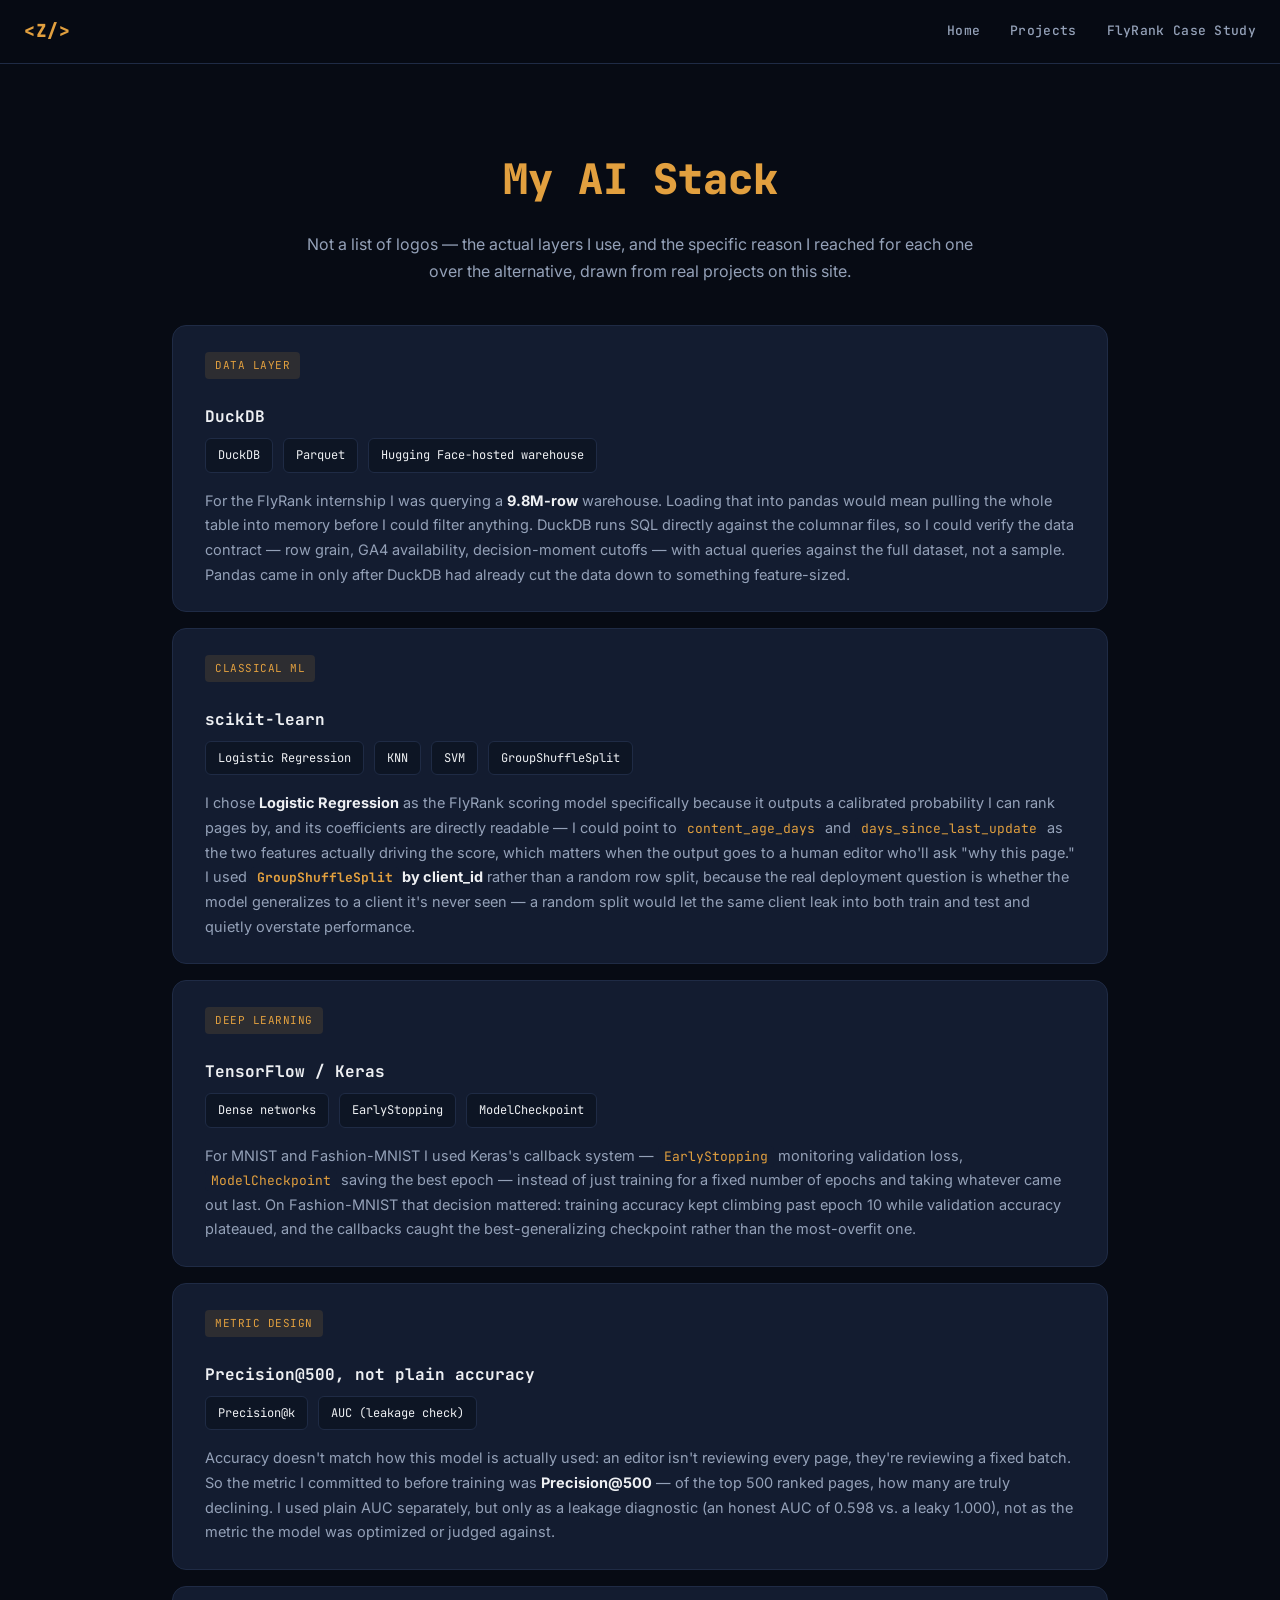
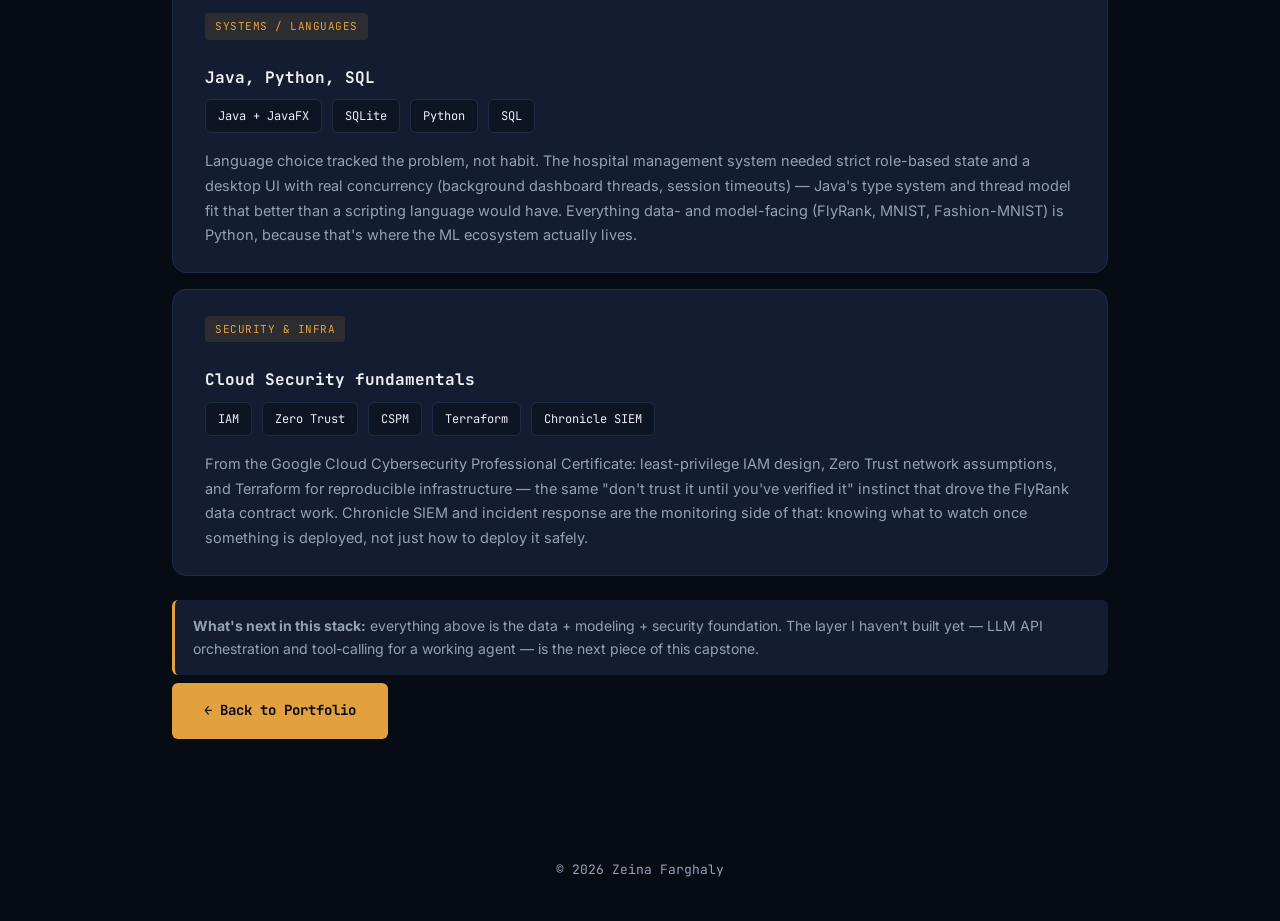
<file: ai-stack.html>
<!DOCTYPE html>
<html lang="en">
<head>
<meta charset="UTF-8">
<meta name="viewport" content="width=device-width, initial-scale=1.0">
<title>My AI Stack — Zeina Farghaly</title>
<meta name="description" content="The tools, frameworks, and workflow Zeina Farghaly uses to build and ship machine learning projects.">
<link rel="canonical" href="https://zeina-farghaly.vercel.app/ai-stack.html">
<meta property="og:type" content="website">
<meta property="og:title" content="My AI Stack — Zeina Farghaly">
<meta property="og:description" content="The tools, frameworks, and workflow Zeina Farghaly uses to build and ship machine learning projects.">
<meta property="og:url" content="https://zeina-farghaly.vercel.app/ai-stack.html">
<meta property="og:image" content="https://zeina-farghaly.vercel.app/assets/social-preview.png">
<meta name="twitter:card" content="summary_large_image">
<meta name="twitter:title" content="My AI Stack — Zeina Farghaly">
<meta name="twitter:description" content="The tools, frameworks, and workflow Zeina Farghaly uses to build and ship machine learning projects.">
<meta name="twitter:image" content="https://zeina-farghaly.vercel.app/assets/social-preview.png">
<link rel="icon" type="image/x-icon" href="assets/favicon.ico">
<link rel="icon" type="image/png" sizes="32x32" href="assets/favicon-32.png">
<link rel="apple-touch-icon" href="assets/apple-touch-icon.png">
 
 
<link href="https://fonts.googleapis.com/css2?family=JetBrains+Mono:wght@400;500;700;800&family=Inter:wght@400;500;600&display=swap" rel="stylesheet">
 
<link rel="stylesheet" href="styles.css">
 
</head>
 
<body>
 
<nav>
    <a href="index.html" class="logo">&lt;Z/&gt;</a>
    <a href="index.html" class="link">Home</a>
    <a href="index.html#projects" class="link">Projects</a>
    <a href="case-flyrank.html" class="link">FlyRank Case Study</a>
</nav>
 
<main>
 
<section class="hero">
<h1>My AI Stack</h1>
<p>
Not a list of logos — the actual layers I use, and the specific reason I reached for each one over the alternative, drawn from real projects on this site.
</p>
</section>
 
<div class="layer">
<span class="stack-label">Data Layer</span>
<h3>DuckDB</h3>
<div class="tool-row"><span>DuckDB</span><span>Parquet</span><span>Hugging Face-hosted warehouse</span></div>
<p class="why">
For the FlyRank internship I was querying a <strong>9.8M-row</strong> warehouse. Loading that into pandas would mean pulling the whole table into memory before I could filter anything. DuckDB runs SQL directly against the columnar files, so I could verify the data contract — row grain, GA4 availability, decision-moment cutoffs — with actual queries against the full dataset, not a sample. Pandas came in only after DuckDB had already cut the data down to something feature-sized.
</p>
</div>
 
<div class="layer">
<span class="stack-label">Classical ML</span>
<h3>scikit-learn</h3>
<div class="tool-row"><span>Logistic Regression</span><span>KNN</span><span>SVM</span><span>GroupShuffleSplit</span></div>
<p class="why">
I chose <strong>Logistic Regression</strong> as the FlyRank scoring model specifically because it outputs a calibrated probability I can rank pages by, and its coefficients are directly readable — I could point to <code>content_age_days</code> and <code>days_since_last_update</code> as the two features actually driving the score, which matters when the output goes to a human editor who'll ask "why this page." I used <strong><code>GroupShuffleSplit</code> by client_id</strong> rather than a random row split, because the real deployment question is whether the model generalizes to a client it's never seen — a random split would let the same client leak into both train and test and quietly overstate performance.
</p>
</div>
 
<div class="layer">
<span class="stack-label">Deep Learning</span>
<h3>TensorFlow / Keras</h3>
<div class="tool-row"><span>Dense networks</span><span>EarlyStopping</span><span>ModelCheckpoint</span></div>
<p class="why">
For MNIST and Fashion-MNIST I used Keras's callback system — <code>EarlyStopping</code> monitoring validation loss, <code>ModelCheckpoint</code> saving the best epoch — instead of just training for a fixed number of epochs and taking whatever came out last. On Fashion-MNIST that decision mattered: training accuracy kept climbing past epoch 10 while validation accuracy plateaued, and the callbacks caught the best-generalizing checkpoint rather than the most-overfit one.
</p>
</div>
 
<div class="layer">
<span class="stack-label">Metric Design</span>
<h3>Precision@500, not plain accuracy</h3>
<div class="tool-row"><span>Precision@k</span><span>AUC (leakage check)</span></div>
<p class="why">
Accuracy doesn't match how this model is actually used: an editor isn't reviewing every page, they're reviewing a fixed batch. So the metric I committed to before training was <strong>Precision@500</strong> — of the top 500 ranked pages, how many are truly declining. I used plain AUC separately, but only as a leakage diagnostic (an honest AUC of 0.598 vs. a leaky 1.000), not as the metric the model was optimized or judged against.
</p>
</div>
 
<div class="layer">
<span class="stack-label">Systems / Languages</span>
<h3>Java, Python, SQL</h3>
<div class="tool-row"><span>Java + JavaFX</span><span>SQLite</span><span>Python</span><span>SQL</span></div>
<p class="why">
Language choice tracked the problem, not habit. The hospital management system needed strict role-based state and a desktop UI with real concurrency (background dashboard threads, session timeouts) — Java's type system and thread model fit that better than a scripting language would have. Everything data- and model-facing (FlyRank, MNIST, Fashion-MNIST) is Python, because that's where the ML ecosystem actually lives.
</p>
</div>
 
<div class="layer">
<span class="stack-label">Security & Infra</span>
<h3>Cloud Security fundamentals</h3>
<div class="tool-row"><span>IAM</span><span>Zero Trust</span><span>CSPM</span><span>Terraform</span><span>Chronicle SIEM</span></div>
<p class="why">
From the Google Cloud Cybersecurity Professional Certificate: least-privilege IAM design, Zero Trust network assumptions, and Terraform for reproducible infrastructure — the same "don't trust it until you've verified it" instinct that drove the FlyRank data contract work. Chronicle SIEM and incident response are the monitoring side of that: knowing what to watch once something is deployed, not just how to deploy it safely.
</p>
</div>
 
<div class="note">
<strong>What's next in this stack:</strong> everything above is the data + modeling + security foundation. The layer I haven't built yet — LLM API orchestration and tool-calling for a working agent — is the next piece of this capstone.
</div>
 
<a class="btn" href="index.html">
← Back to Portfolio
</a>
 
</main>
 
<footer>
© 2026 Zeina Farghaly
</footer>
 
</body>
</html>
</file>
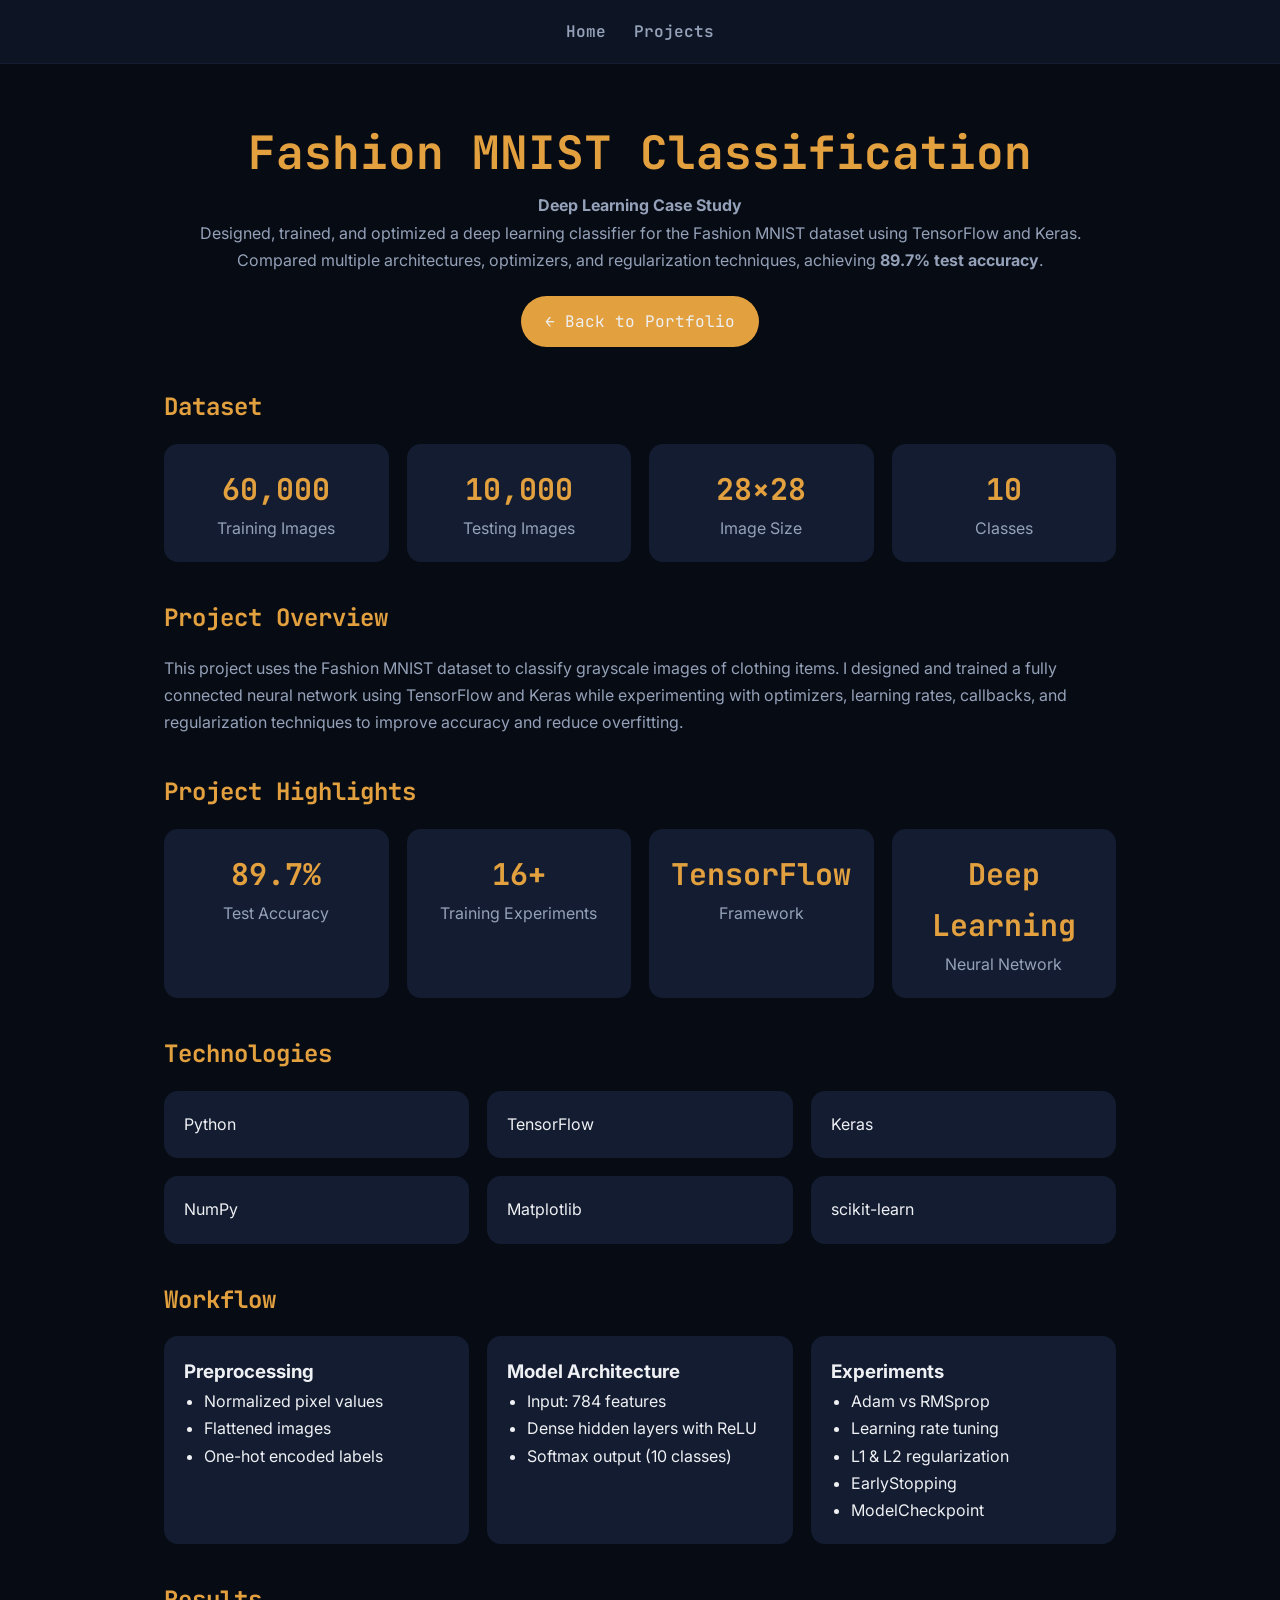
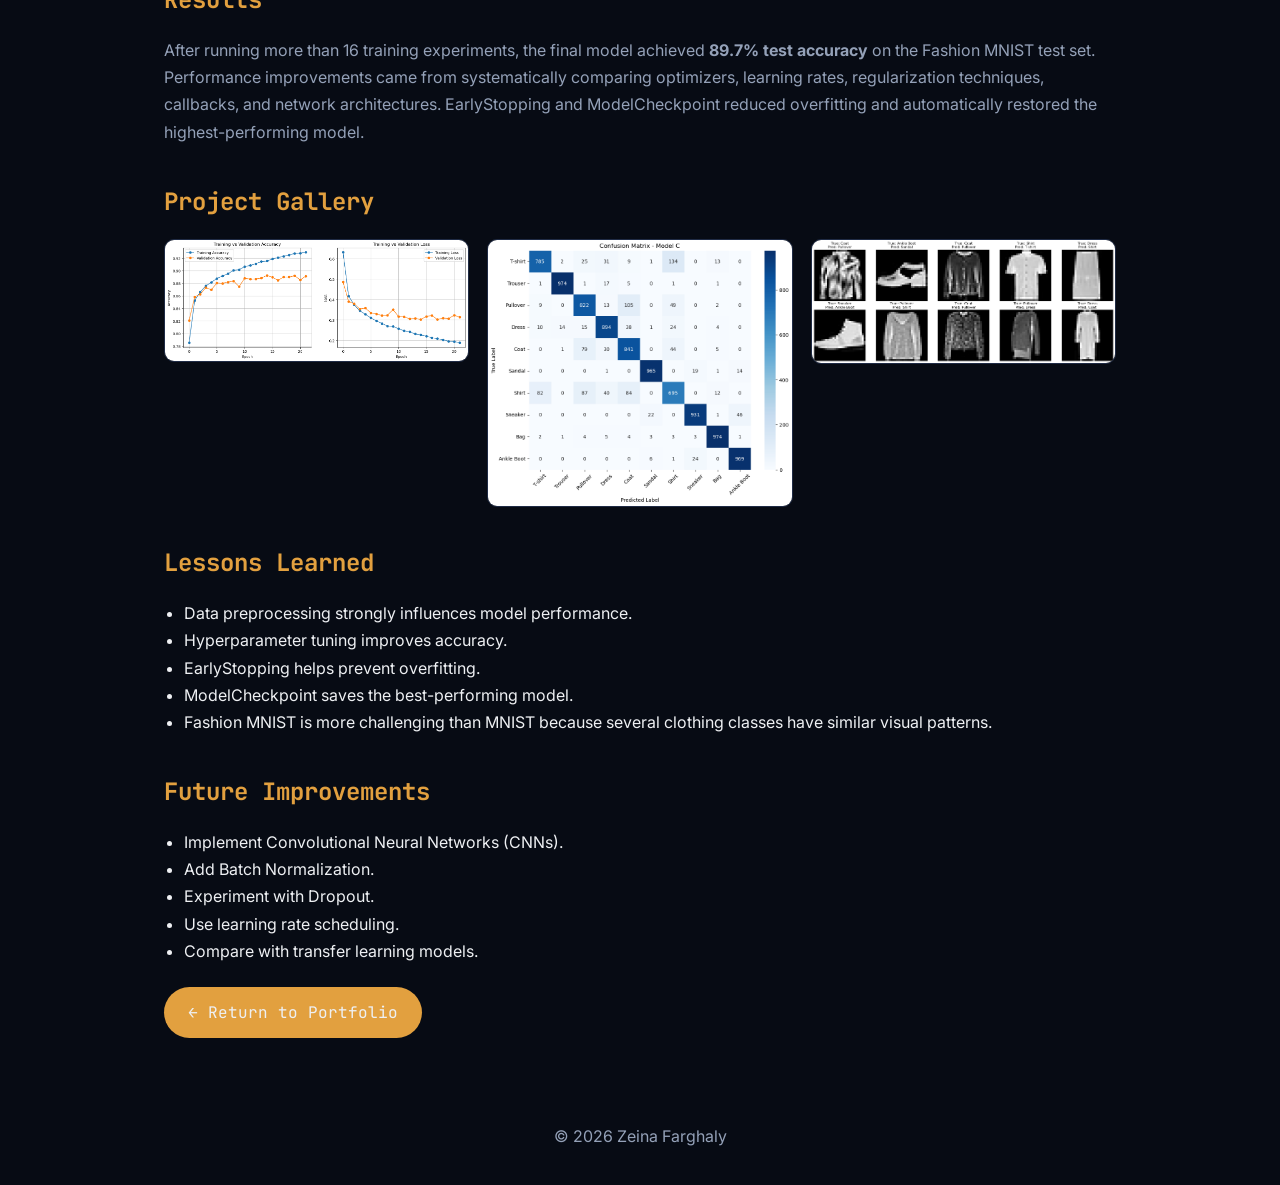
<file: case-fashion.html>
<!DOCTYPE html>
<html lang="en"><head><meta charset="UTF-8"><meta name="viewport" content="width=device-width,initial-scale=1">
<title>Fashion MNIST Classification | Zeina Farghaly</title>
<link href="https://fonts.googleapis.com/css2?family=JetBrains+Mono:wght@400;500;700;800&family=Inter:wght@400;500;600&display=swap" rel="stylesheet">
<style>
*{margin:0;padding:0;box-sizing:border-box;font-family:'Inter',sans-serif}
body{background:#070b14;color:#eef0f3;line-height:1.7}
nav{position:sticky;top:0;background:#0d1524;border-bottom:1px solid #131c30;padding:18px;display:flex;justify-content:center;gap:28px}
nav a{color:#94a1b8;text-decoration:none;font-weight:600}nav a:hover{color:#e2a03f}
main{max-width:1000px;margin:auto;padding:50px 24px}
.hero{text-align:center;margin-bottom:40px}
h1{font-size:46px;color:#e2a03f}h2{color:#e2a03f;margin:36px 0 16px}
p{color:#94a1b8}
.stats,.grid,.gallery{display:grid;gap:18px}
.stats{grid-template-columns:repeat(auto-fit,minmax(180px,1fr))}
.grid{grid-template-columns:repeat(auto-fit,minmax(240px,1fr))}
.card,.stat{background:#131c30;padding:20px;border-radius:14px}
.stat{text-align:center}.stat h3{font-size:30px;color:#e2a03f}
.gallery{grid-template-columns:repeat(auto-fit,minmax(280px,1fr))}
.gallery img{width:100%;border-radius:10px;border:1px solid #1f2b45}
.btn{display:inline-block;margin-top:22px;background:#e2a03f;color:#eef0f3;text-decoration:none;padding:12px 24px;border-radius:30px}
ul{padding-left:20px}footer{text-align:center;padding:35px;color:#94a1b8}
h1,h2,nav a,.stat h3,.btn{font-family:'JetBrains Mono',monospace}
</style></head>
<body>
<nav><a href="index.html">Home</a><a href="index.html#projects">Projects</a></nav>
<main>
<section class="hero">
<h1>Fashion MNIST Classification</h1>
<p><strong>Deep Learning Case Study</strong></p>
<p>
Designed, trained, and optimized a deep learning classifier for the Fashion MNIST dataset using TensorFlow and Keras. Compared multiple architectures, optimizers, and regularization techniques, achieving <strong>89.7% test accuracy</strong>.
</p>
<a class="btn" href="index.html#projects">← Back to Portfolio</a>
</section>
 
<h2>Dataset</h2>
<div class="stats">
<div class="stat"><h3>60,000</h3><p>Training Images</p></div>
<div class="stat"><h3>10,000</h3><p>Testing Images</p></div>
<div class="stat"><h3>28×28</h3><p>Image Size</p></div>
<div class="stat"><h3>10</h3><p>Classes</p></div>
</div>
 
<h2>Project Overview</h2>
<p>This project uses the Fashion MNIST dataset to classify grayscale images of clothing items. I designed and trained a fully connected neural network using TensorFlow and Keras while experimenting with optimizers, learning rates, callbacks, and regularization techniques to improve accuracy and reduce overfitting.</p>

 <h2>Project Highlights</h2>

<div class="stats">

<div class="stat">
<h3>89.7%</h3>
<p>Test Accuracy</p>
</div>

<div class="stat">
<h3>16+</h3>
<p>Training Experiments</p>
</div>

<div class="stat">
<h3>TensorFlow</h3>
<p>Framework</p>
</div>

<div class="stat">
<h3>Deep Learning</h3>
<p>Neural Network</p>
</div>

</div>
 
<h2>Technologies</h2>
<div class="grid">
<div class="card">Python</div><div class="card">TensorFlow</div><div class="card">Keras</div><div class="card">NumPy</div><div class="card">Matplotlib</div>
 <div class="card">scikit-learn</div>
</div>
 
<h2>Workflow</h2>
<div class="grid">
<div class="card"><h3>Preprocessing</h3><ul><li>Normalized pixel values</li><li>Flattened images</li><li>One-hot encoded labels</li></ul></div>
<div class="card"><h3>Model Architecture</h3><ul><li>Input: 784 features</li><li>Dense hidden layers with ReLU</li><li>Softmax output (10 classes)</li></ul></div>
<div class="card"><h3>Experiments</h3><ul><li>Adam vs RMSprop</li><li>Learning rate tuning</li><li>L1 & L2 regularization</li><li>EarlyStopping</li><li>ModelCheckpoint</li></ul></div>
</div>
 
<h2>Results</h2>
<p>
After running more than 16 training experiments, the final model achieved
<strong>89.7% test accuracy</strong> on the Fashion MNIST test set.
Performance improvements came from systematically comparing optimizers,
learning rates, regularization techniques, callbacks, and network
architectures. EarlyStopping and ModelCheckpoint reduced overfitting and
automatically restored the highest-performing model.
</p>
<h2>Project Gallery</h2>
<div class="gallery">
<img src="assets/fashion-training.png" alt="Model C training vs validation accuracy and loss">
<img src="assets/fashion-confusion.png" alt="Confusion matrix across the 10 clothing classes">
<img src="assets/fashion-predictions.png" alt="Sample misclassified images with true vs predicted labels">
</div>
 
<h2>Lessons Learned</h2>
<ul>
<li>Data preprocessing strongly influences model performance.</li>
<li>Hyperparameter tuning improves accuracy.</li>
<li>EarlyStopping helps prevent overfitting.</li>
<li>ModelCheckpoint saves the best-performing model.</li>
<li>Fashion MNIST is more challenging than MNIST because several clothing classes have similar visual patterns.</li>
</ul>
 
<h2>Future Improvements</h2>
<ul>
<li>Implement Convolutional Neural Networks (CNNs).</li>
<li>Add Batch Normalization.</li>
<li>Experiment with Dropout.</li>
<li>Use learning rate scheduling.</li>
<li>Compare with transfer learning models.</li>
</ul>
 
<a class="btn" href="index.html#projects">← Return to Portfolio</a>
</main>
<footer>© 2026 Zeina Farghaly</footer>
</body></html>
</file>
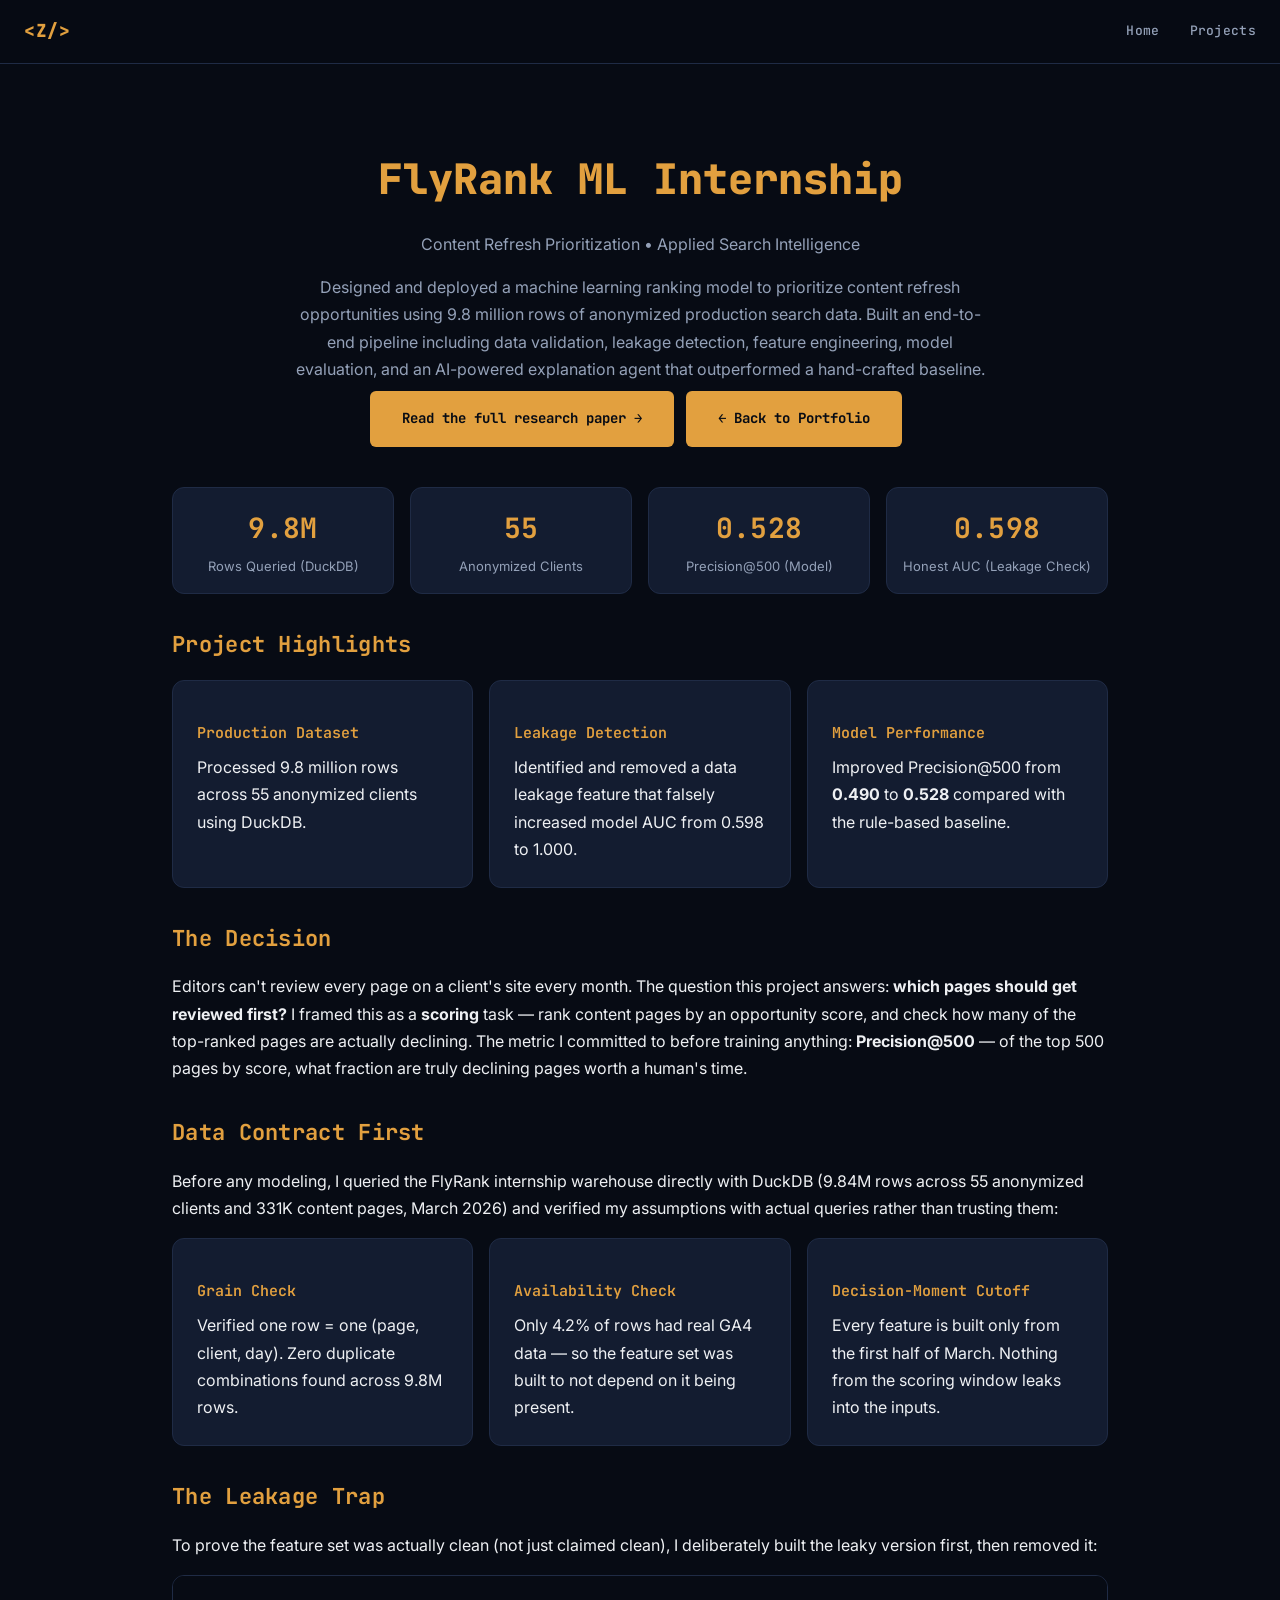
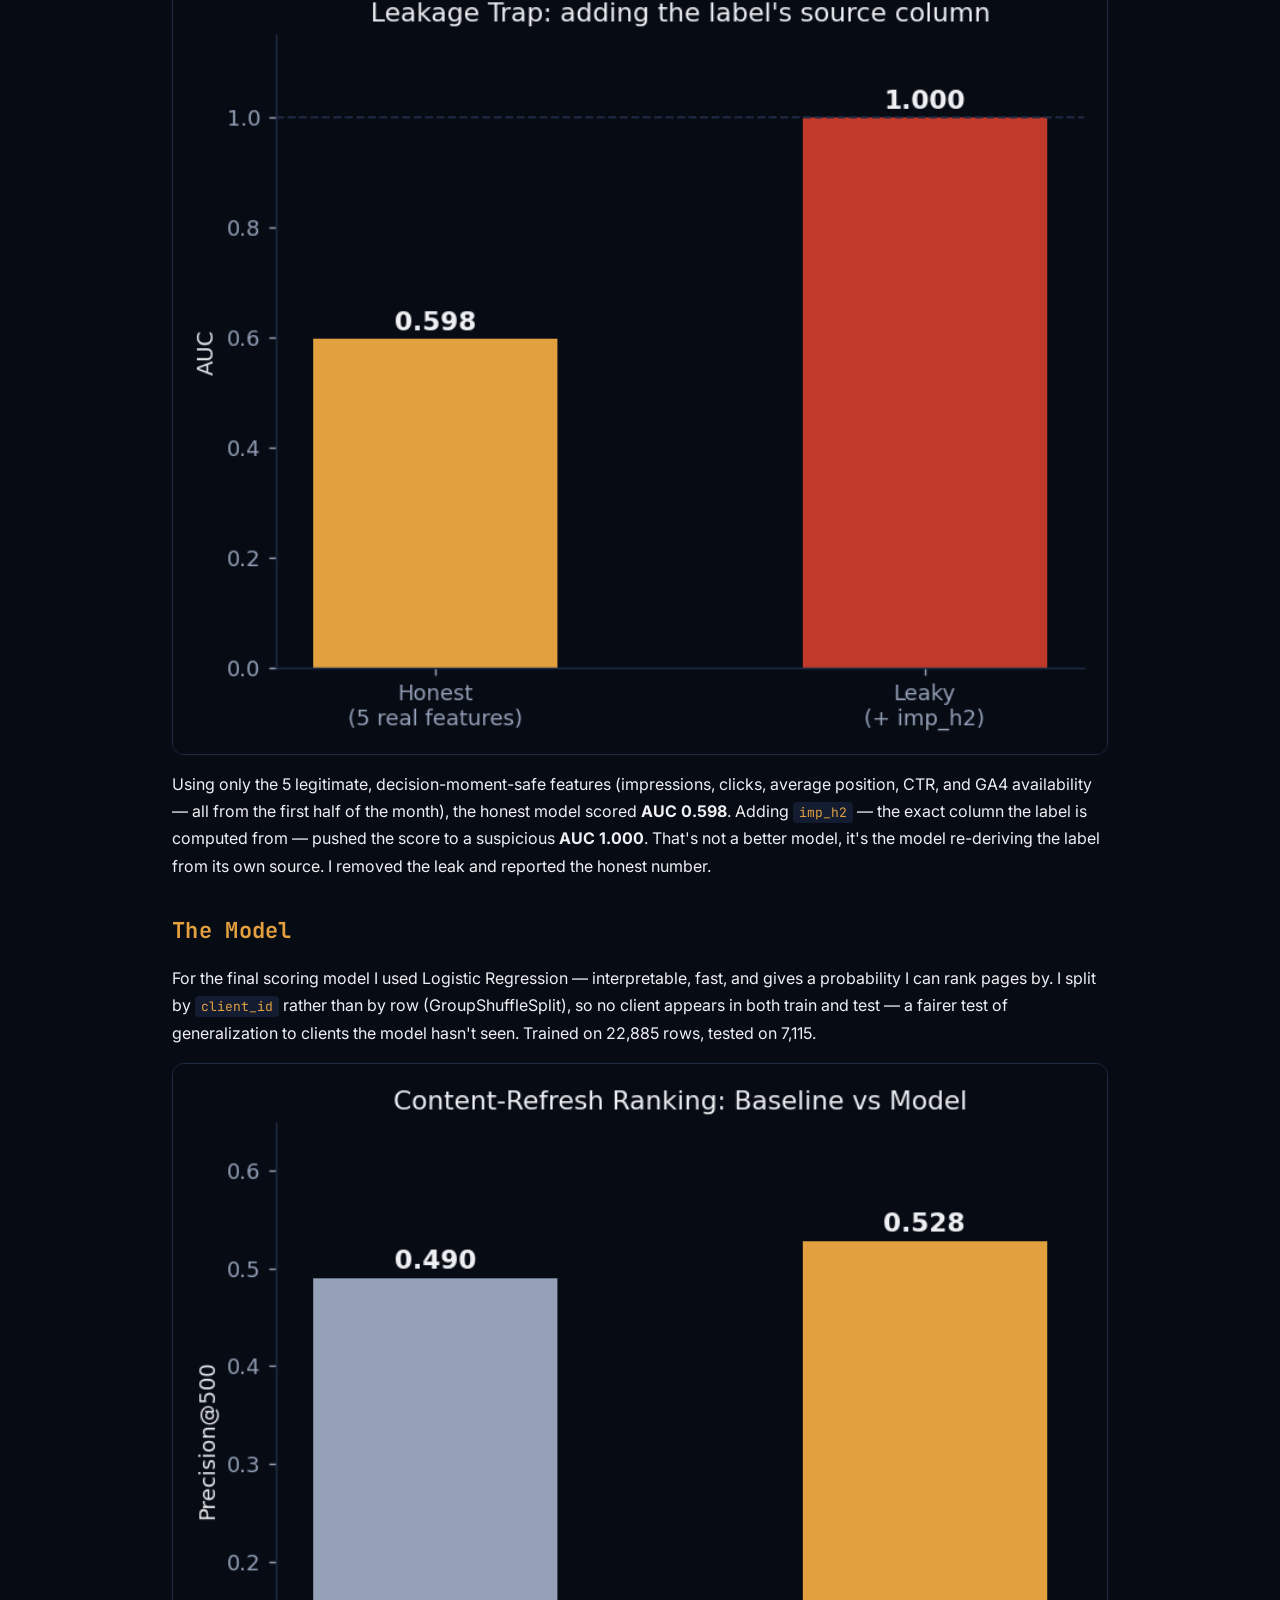
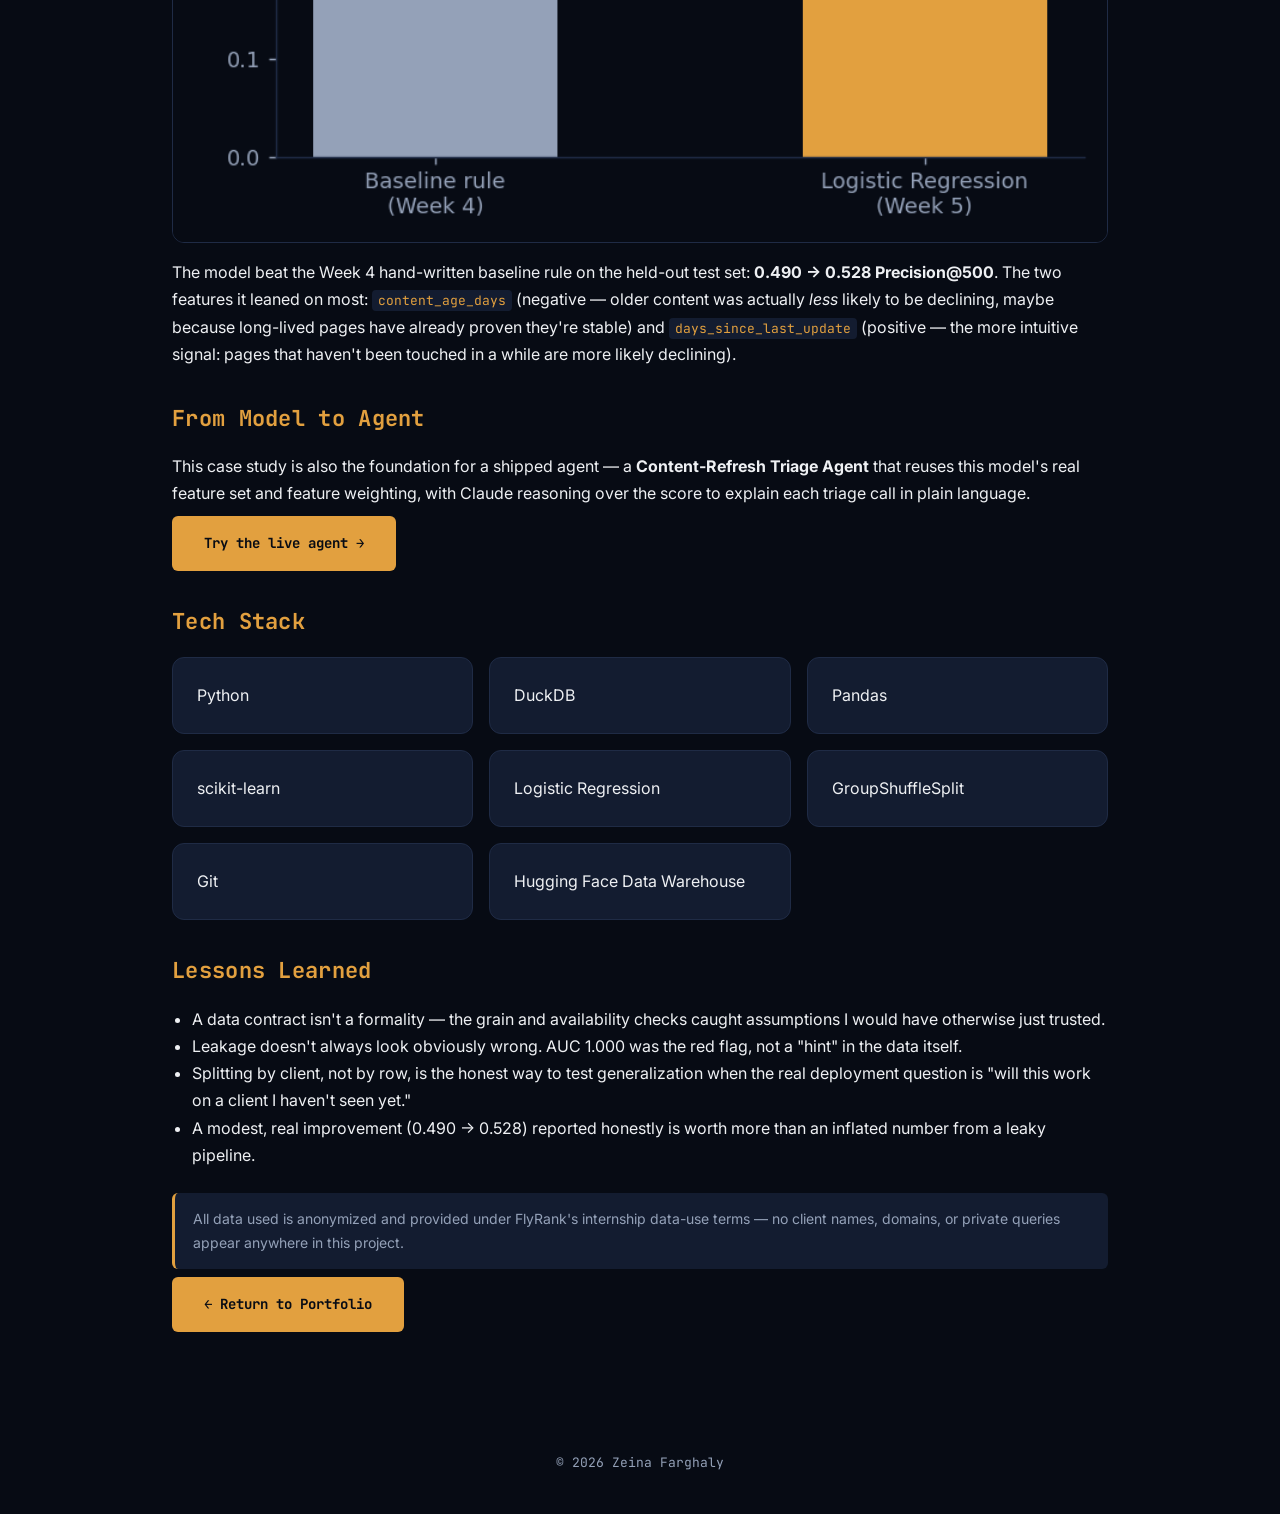
<file: case-flyrank.html>
<!DOCTYPE html>
<html lang="en">
<head>
<meta charset="UTF-8">
<meta name="viewport" content="width=device-width, initial-scale=1.0">
<title>FlyRank ML Internship — Content Refresh Prioritization | Zeina Farghaly</title>
<meta name="description" content="Case study: a deployed ML research capstone that scores content refresh priority, beating a rule-based baseline (Precision@500 0.528 vs 0.490).">
<link rel="canonical" href="https://zeina-farghaly.vercel.app/case-flyrank.html">
<meta property="og:type" content="website">
<meta property="og:title" content="FlyRank ML Internship — Content Refresh Prioritization | Zeina Farghaly">
<meta property="og:description" content="Case study: a deployed ML research capstone that scores content refresh priority, beating a rule-based baseline (Precision@500 0.528 vs 0.490).">
<meta property="og:url" content="https://zeina-farghaly.vercel.app/case-flyrank.html">
<meta property="og:image" content="https://zeina-farghaly.vercel.app/assets/social-preview.png">
<meta name="twitter:card" content="summary_large_image">
<meta name="twitter:title" content="FlyRank ML Internship — Content Refresh Prioritization | Zeina Farghaly">
<meta name="twitter:description" content="Case study: a deployed ML research capstone that scores content refresh priority, beating a rule-based baseline (Precision@500 0.528 vs 0.490).">
<meta name="twitter:image" content="https://zeina-farghaly.vercel.app/assets/social-preview.png">
<link rel="icon" type="image/x-icon" href="assets/favicon.ico">
<link rel="icon" type="image/png" sizes="32x32" href="assets/favicon-32.png">
<link rel="apple-touch-icon" href="assets/apple-touch-icon.png">
 
 
<link href="https://fonts.googleapis.com/css2?family=JetBrains+Mono:wght@400;500;700;800&family=Inter:wght@400;500;600&display=swap" rel="stylesheet">
 
<link rel="stylesheet" href="styles.css">
 
</head>
 
<body>
 
<nav>
    <a href="index.html" class="logo">&lt;Z/&gt;</a>
    <a href="index.html" class="link">Home</a>
    <a href="index.html#projects" class="link">Projects</a>
</nav>
 
<main>
 
<section class="hero">
 
<h1>FlyRank ML Internship</h1>
 
<p>
Content Refresh Prioritization • Applied Search Intelligence
</p>
 
<p>
Designed and deployed a machine learning ranking model to prioritize content refresh opportunities using 9.8 million rows of anonymized production search data. Built an end-to-end pipeline including data validation, leakage detection, feature engineering, model evaluation, and an AI-powered explanation agent that outperformed a hand-crafted baseline.
</p>
<a class="btn" href="https://zeinafarghaly-arch.github.io/ML-flyrank/" target="_blank">
Read the full research paper →
</a>
<a class="btn" href="index.html#projects">
← Back to Portfolio
</a>
 
</section>
 
<div class="stats">
 
<div class="stat">
<h2>9.8M</h2>
<p>Rows Queried (DuckDB)</p>
</div>
 
<div class="stat">
<h2>55</h2>
<p>Anonymized Clients</p>
</div>
 
<div class="stat">
<h2>0.528</h2>
<p>Precision@500 (Model)</p>
</div>
 
<div class="stat">
<h2>0.598</h2>
<p>Honest AUC (Leakage Check)</p>
</div>
 
</div>
 <h2>Project Highlights</h2>
 
<div class="cards">
 
<div class="card">
<h3>Production Dataset</h3>
<p>Processed 9.8 million rows across 55 anonymized clients using DuckDB.</p>
</div>
 
<div class="card">
<h3>Leakage Detection</h3>
<p>Identified and removed a data leakage feature that falsely increased model AUC from 0.598 to 1.000.</p>
</div>
 
<div class="card">
<h3>Model Performance</h3>
<p>Improved Precision@500 from <strong>0.490</strong> to <strong>0.528</strong> compared with the rule-based baseline.</p>
</div>
 
</div>
 
<h2>The Decision</h2>
 
<p>
Editors can't review every page on a client's site every month. The question this project answers: <strong>which pages should get reviewed first?</strong> I framed this as a <strong>scoring</strong> task — rank content pages by an opportunity score, and check how many of the top-ranked pages are actually declining. The metric I committed to before training anything: <strong>Precision@500</strong> — of the top 500 pages by score, what fraction are truly declining pages worth a human's time.
</p>
 
<h2>Data Contract First</h2>
 
<p>
Before any modeling, I queried the FlyRank internship warehouse directly with DuckDB (9.84M rows across 55 anonymized clients and 331K content pages, March 2026) and verified my assumptions with actual queries rather than trusting them:
</p>
 
<div class="cards">
 
<div class="card">
<h3>Grain Check</h3>
<p>Verified one row = one (page, client, day). Zero duplicate combinations found across 9.8M rows.</p>
</div>
 
<div class="card">
<h3>Availability Check</h3>
<p>Only 4.2% of rows had real GA4 data — so the feature set was built to not depend on it being present.</p>
</div>
 
<div class="card">
<h3>Decision-Moment Cutoff</h3>
<p>Every feature is built only from the first half of March. Nothing from the scoring window leaks into the inputs.</p>
</div>
 
</div>
 
<h2>The Leakage Trap</h2>
 
<p>
To prove the feature set was actually clean (not just claimed clean), I deliberately built the leaky version first, then removed it:
</p>
 
<div class="gallery">
<img loading="lazy" src="assets/flyrank-leakage.png" width="780" height="650" alt="Bar chart: honest AUC 0.598 using 5 real features vs leaky AUC 1.000 when the label's source column is included">
</div>
 
<p style="margin-top:16px">
Using only the 5 legitimate, decision-moment-safe features (impressions, clicks, average position, CTR, and GA4 availability — all from the first half of the month), the honest model scored <strong>AUC 0.598</strong>. Adding <code>imp_h2</code> — the exact column the label is computed from — pushed the score to a suspicious <strong>AUC 1.000</strong>. That's not a better model, it's the model re-deriving the label from its own source. I removed the leak and reported the honest number.
</p>
 
<h2>The Model</h2>
 
<p>
For the final scoring model I used Logistic Regression — interpretable, fast, and gives a probability I can rank pages by. I split by <code>client_id</code> rather than by row (GroupShuffleSplit), so no client appears in both train and test — a fairer test of generalization to clients the model hasn't seen. Trained on 22,885 rows, tested on 7,115.
</p>
 
<div class="gallery">
<img loading="lazy" src="assets/flyrank-precision.png" width="780" height="650" alt="Bar chart: Precision at 500 for baseline rule (0.490) vs Logistic Regression (0.528)">
</div>
 
<p style="margin-top:16px">
The model beat the Week 4 hand-written baseline rule on the held-out test set: <strong>0.490 → 0.528 Precision@500</strong>. The two features it leaned on most: <code>content_age_days</code> (negative — older content was actually <em>less</em> likely to be declining, maybe because long-lived pages have already proven they're stable) and <code>days_since_last_update</code> (positive — the more intuitive signal: pages that haven't been touched in a while are more likely declining).
</p>
 
<h2>From Model to Agent</h2>
 
<p>
This case study is also the foundation for a shipped agent — a <strong>Content-Refresh Triage Agent</strong> that reuses this model's real feature set and feature weighting, with Claude reasoning over the score to explain each triage call in plain language.
</p>
 
<a class="btn" href="https://portfolio-ytfzpjckqhpzz3fz3zv26t.streamlit.app/" target="_blank">
Try the live agent →
</a>
 
<h2>Tech Stack</h2>
 
<div class="cards">
<div class="card">Python</div>
<div class="card">DuckDB</div>
<div class="card">Pandas</div>
<div class="card">scikit-learn</div>
<div class="card">Logistic Regression</div>
<div class="card">GroupShuffleSplit</div>
<div class="card">Git</div>
<div class="card">Hugging Face Data Warehouse</div>
</div>
 
<h2>Lessons Learned</h2>
 
<ul>
<li>A data contract isn't a formality — the grain and availability checks caught assumptions I would have otherwise just trusted.</li>
<li>Leakage doesn't always look obviously wrong. AUC 1.000 was the red flag, not a "hint" in the data itself.</li>
<li>Splitting by client, not by row, is the honest way to test generalization when the real deployment question is "will this work on a client I haven't seen yet."</li>
<li>A modest, real improvement (0.490 → 0.528) reported honestly is worth more than an inflated number from a leaky pipeline.</li>
</ul>
 
<div class="note">
All data used is anonymized and provided under FlyRank's internship data-use terms — no client names, domains, or private queries appear anywhere in this project.
</div>
 
<a class="btn" href="index.html#projects">
← Return to Portfolio
</a>
 
</main>
 
<footer>
© 2026 Zeina Farghaly
</footer>
 
</body>
</html>
</file>
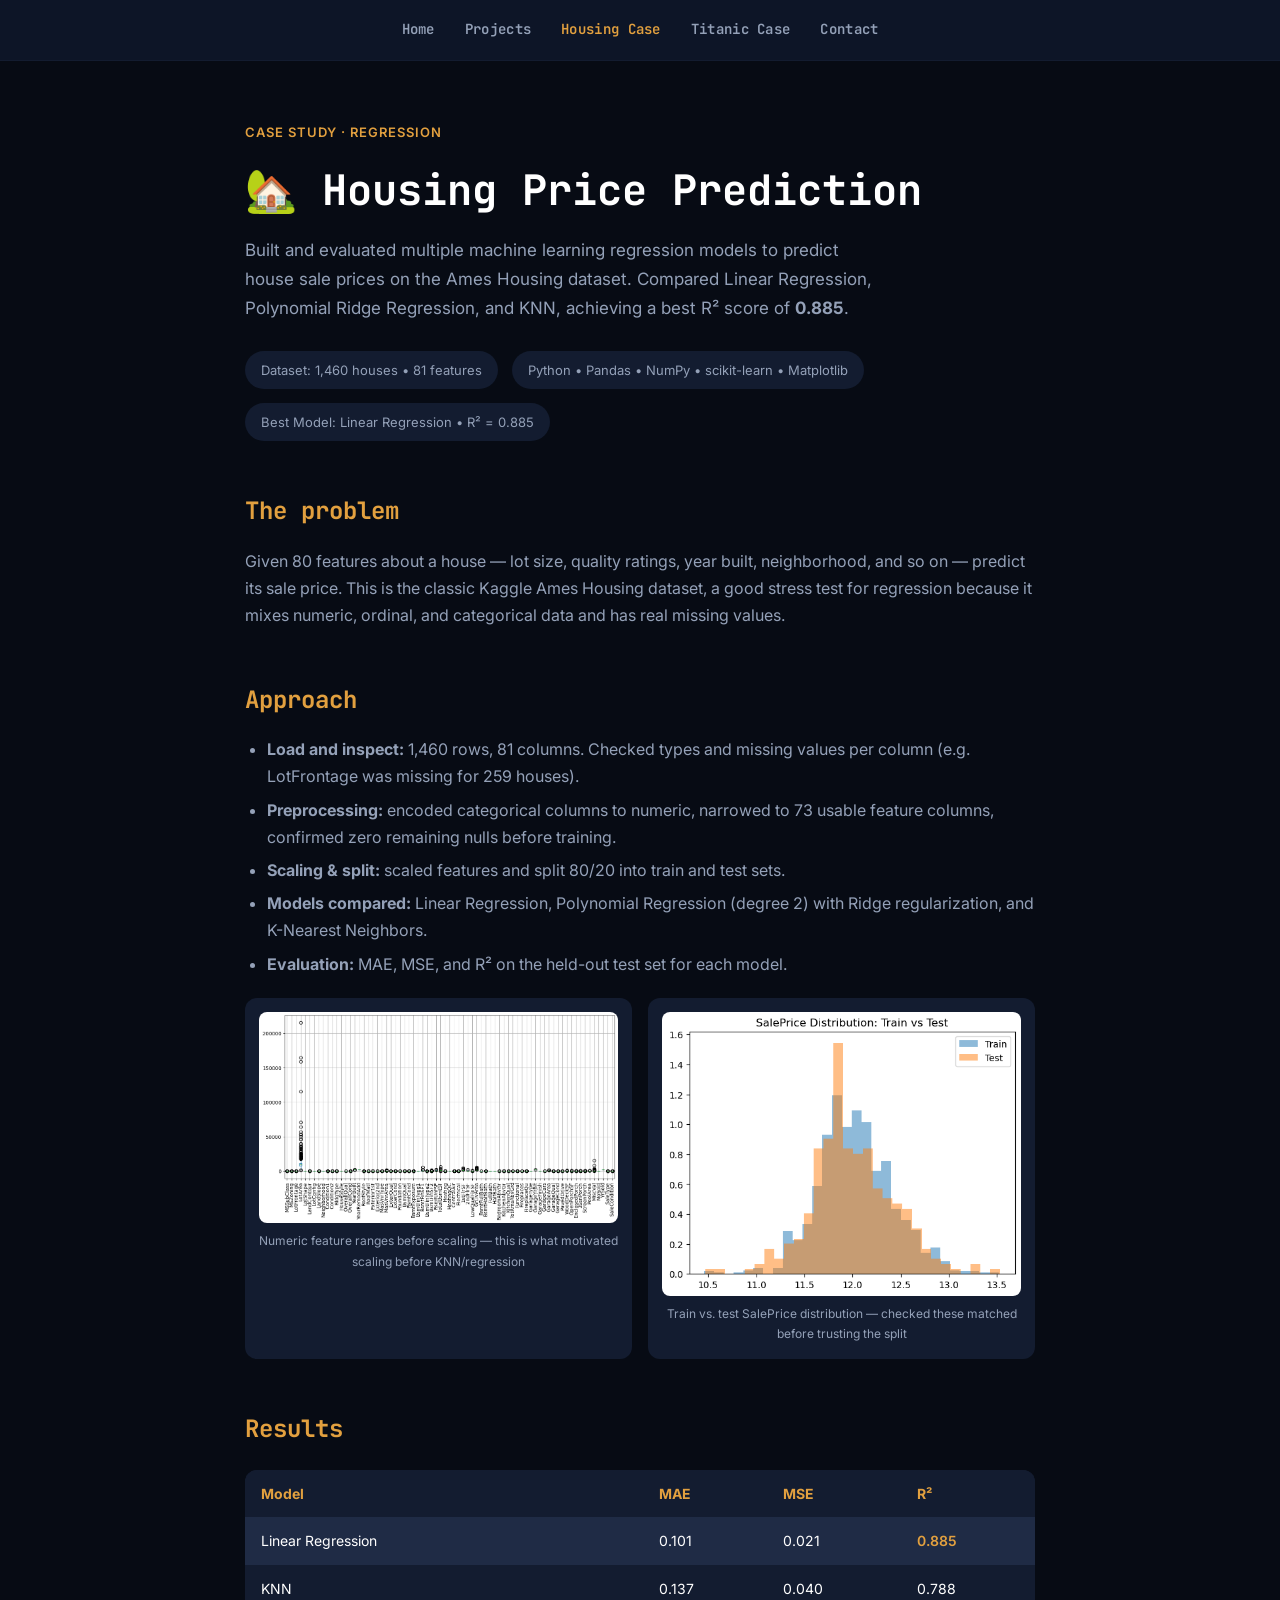
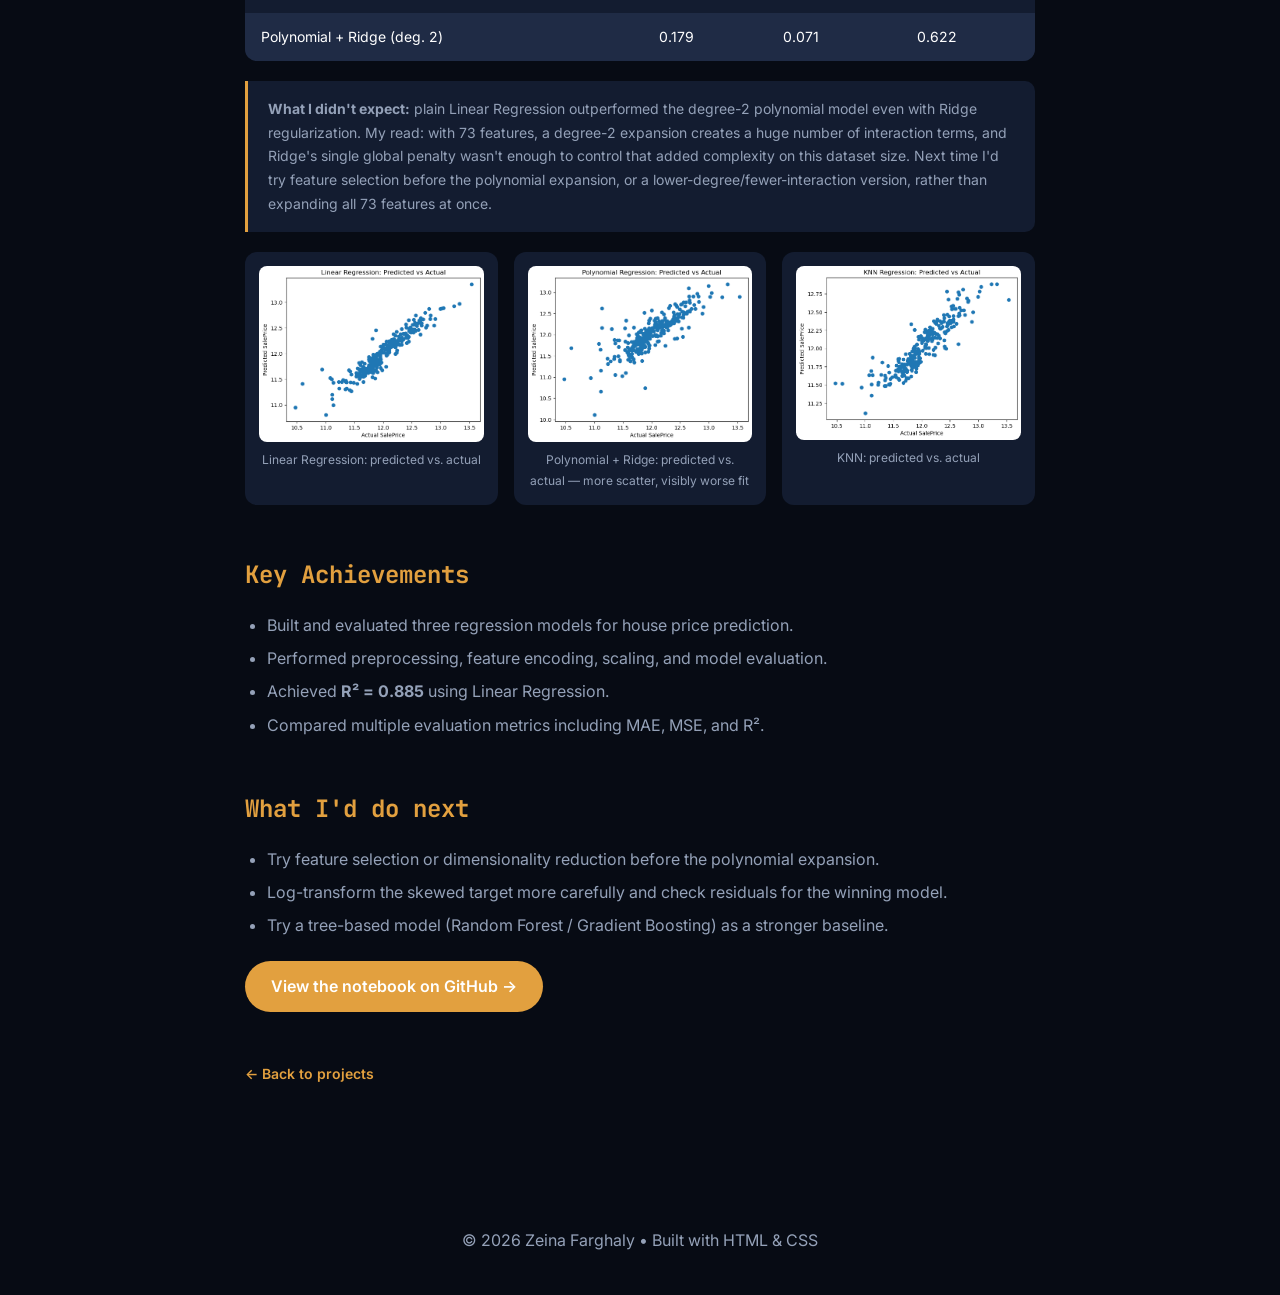
<file: case-housing.html>
<!DOCTYPE html>
<html lang="en">
<head>
<meta charset="UTF-8">
<meta name="viewport" content="width=device-width, initial-scale=1.0">
<title>Housing Price Prediction | Zeina Farghaly</title>
<link href="https://fonts.googleapis.com/css2?family=JetBrains+Mono:wght@400;500;700;800&family=Inter:wght@400;500;600&display=swap" rel="stylesheet">
<style>
*{margin:0;padding:0;box-sizing:border-box;font-family:'Inter',sans-serif;}
body{background:#070b14;color:white;line-height:1.7;}
nav{
position:sticky;top:0;z-index:100;
background:rgba(15,23,42,0.92);backdrop-filter:blur(8px);
border-bottom:1px solid #131c30;
display:flex;justify-content:center;gap:30px;padding:18px 20px;flex-wrap:wrap;
}
nav a{color:#94a1b8;text-decoration:none;font-size:14px;font-weight:600;letter-spacing:.3px;transition:.2s;}
nav a:hover, nav a.active{color:#e2a03f;}
main{max-width:850px;margin:auto;padding:60px 30px 100px;}
.eyebrow{color:#e2a03f;font-weight:600;font-size:13px;letter-spacing:1px;text-transform:uppercase;}
h1{font-size:42px;margin:12px 0 10px;}
.subtitle{color:#94a1b8;font-size:17px;max-width:640px;}
.meta-row{display:flex;gap:14px;flex-wrap:wrap;margin:28px 0 10px;}
.meta-row span{background:#131c30;padding:8px 16px;border-radius:20px;font-size:13px;color:#94a1b8;}
h2{color:#e2a03f;margin:50px 0 16px;font-size:24px;}
p{color:#94a1b8;margin-bottom:14px;}
ul{color:#94a1b8;margin:0 0 14px 22px;}
li{margin-bottom:6px;}
.results-table{width:100%;border-collapse:collapse;margin:20px 0;background:#131c30;border-radius:12px;overflow:hidden;}
.results-table th, .results-table td{padding:12px 16px;text-align:left;font-size:14px;}
.results-table th{background:#131c30;color:#e2a03f;}
.results-table tr:nth-child(even){background:#1f2b45;}
.results-table td.best{color:#e2a03f;font-weight:600;}
.gallery{display:grid;grid-template-columns:repeat(auto-fit,minmax(240px,1fr));gap:16px;margin:20px 0;}
.gallery figure{background:#131c30;border-radius:12px;padding:14px;margin:0;}
.gallery img{width:100%;border-radius:8px;display:block;background:white;}
.gallery figcaption{color:#94a1b8;font-size:12px;margin-top:8px;text-align:center;}
.callout{background:#131c30;border-left:3px solid #e2a03f;padding:16px 20px;border-radius:0 10px 10px 0;margin:20px 0;color:#94a1b8;font-size:14px;}
.back-cta{display:inline-block;margin-top:50px;color:#e2a03f;text-decoration:none;font-weight:600;font-size:14px;}
.repo-btn{display:inline-block;margin-top:8px;color:white;background:#e2a03f;padding:12px 26px;border-radius:30px;text-decoration:none;font-weight:600;transition:.3s;}
.repo-btn:hover{background:#f2c572;}
footer{text-align:center;padding:40px;color:#94a1b8;}
h1,h2,nav a,.stat h3,.btn{font-family:'JetBrains Mono',monospace}
</style>
</head>
<body>
 
<nav>
<a href="index.html">Home</a>
<a href="index.html#projects">Projects</a>
<a href="case-housing.html" class="active">Housing Case</a>
<a href="case-titanic.html">Titanic Case</a>
<a href="index.html#contact">Contact</a>
</nav>
 
<main>
<div class="eyebrow">Case Study · Regression</div>
<h1>🏡 Housing Price Prediction</h1>
<p class="subtitle">
Built and evaluated multiple machine learning regression models to predict house sale prices on the Ames Housing dataset. Compared Linear Regression, Polynomial Ridge Regression, and KNN, achieving a best R² score of <strong>0.885</strong>.
</p>
<div class="meta-row">
<span>Dataset: 1,460 houses • 81 features</span>
<span>Python • Pandas • NumPy • scikit-learn • Matplotlib</span>
<span>Best Model: Linear Regression • R² = 0.885</span>
</div>
 
<h2>The problem</h2>
<p>Given 80 features about a house — lot size, quality ratings, year built, neighborhood, and so on — predict its sale price. This is the classic Kaggle Ames Housing dataset, a good stress test for regression because it mixes numeric, ordinal, and categorical data and has real missing values.</p>
 
<h2>Approach</h2>
<ul>
<li><b>Load and inspect:</b> 1,460 rows, 81 columns. Checked types and missing values per column (e.g. <code>LotFrontage</code> was missing for 259 houses).</li>
<li><b>Preprocessing:</b> encoded categorical columns to numeric, narrowed to 73 usable feature columns, confirmed zero remaining nulls before training.</li>
<li><b>Scaling &amp; split:</b> scaled features and split 80/20 into train and test sets.</li>
<li><b>Models compared:</b> Linear Regression, Polynomial Regression (degree 2) with Ridge regularization, and K-Nearest Neighbors.</li>
<li><b>Evaluation:</b> MAE, MSE, and R² on the held-out test set for each model.</li>
</ul>
 
<div class="gallery">
<figure>
<img src="assets/housing_1.png" alt="Boxplot of numeric feature ranges before scaling">
<figcaption>Numeric feature ranges before scaling — this is what motivated scaling before KNN/regression</figcaption>
</figure>
<figure>
<img src="assets/housing_2.png" alt="Train vs test target distribution">
<figcaption>Train vs. test SalePrice distribution — checked these matched before trusting the split</figcaption>
</figure>
</div>
 
<h2>Results</h2>
<table class="results-table">
<tr><th>Model</th><th>MAE</th><th>MSE</th><th>R²</th></tr>
<tr><td>Linear Regression</td><td>0.101</td><td>0.021</td><td class="best">0.885</td></tr>
<tr><td>KNN</td><td>0.137</td><td>0.040</td><td>0.788</td></tr>
<tr><td>Polynomial + Ridge (deg. 2)</td><td>0.179</td><td>0.071</td><td>0.622</td></tr>
</table>
 
<div class="callout">
<b>What I didn't expect:</b> plain Linear Regression outperformed the degree-2 polynomial model even with Ridge regularization. My read: with 73 features, a degree-2 expansion creates a huge number of interaction terms, and Ridge's single global penalty wasn't enough to control that added complexity on this dataset size. Next time I'd try feature selection before the polynomial expansion, or a lower-degree/fewer-interaction version, rather than expanding all 73 features at once.
</div>
 
<div class="gallery">
<figure>
<img src="assets/housing_3.png" alt="Linear Regression predicted vs actual">
<figcaption>Linear Regression: predicted vs. actual</figcaption>
</figure>
<figure>
<img src="assets/housing_4.png" alt="Polynomial Ridge predicted vs actual">
<figcaption>Polynomial + Ridge: predicted vs. actual — more scatter, visibly worse fit</figcaption>
</figure>
<figure>
<img src="assets/housing_5.png" alt="KNN predicted vs actual">
<figcaption>KNN: predicted vs. actual</figcaption>
</figure>
</div>

 <h2>Key Achievements</h2>

<ul>
<li>Built and evaluated three regression models for house price prediction.</li>
<li>Performed preprocessing, feature encoding, scaling, and model evaluation.</li>
<li>Achieved <strong>R² = 0.885</strong> using Linear Regression.</li>
<li>Compared multiple evaluation metrics including MAE, MSE, and R².</li>
</ul>
<h2>What I'd do next</h2>
<ul>
<li>Try feature selection or dimensionality reduction before the polynomial expansion.</li>
<li>Log-transform the skewed target more carefully and check residuals for the winning model.</li>
<li>Try a tree-based model (Random Forest / Gradient Boosting) as a stronger baseline.</li>
</ul>
 
<a class="repo-btn" href="https://github.com/zeinafarghaly-arch/AI-and-ML/blob/main/House%20Prices.ipynb" target="_blank">View the notebook on GitHub →</a>
<br>
<a class="back-cta" href="index.html#projects">← Back to projects</a>
</main>
 
<footer>© 2026 Zeina Farghaly • Built with HTML & CSS</footer>
</body>
</html>
</file>
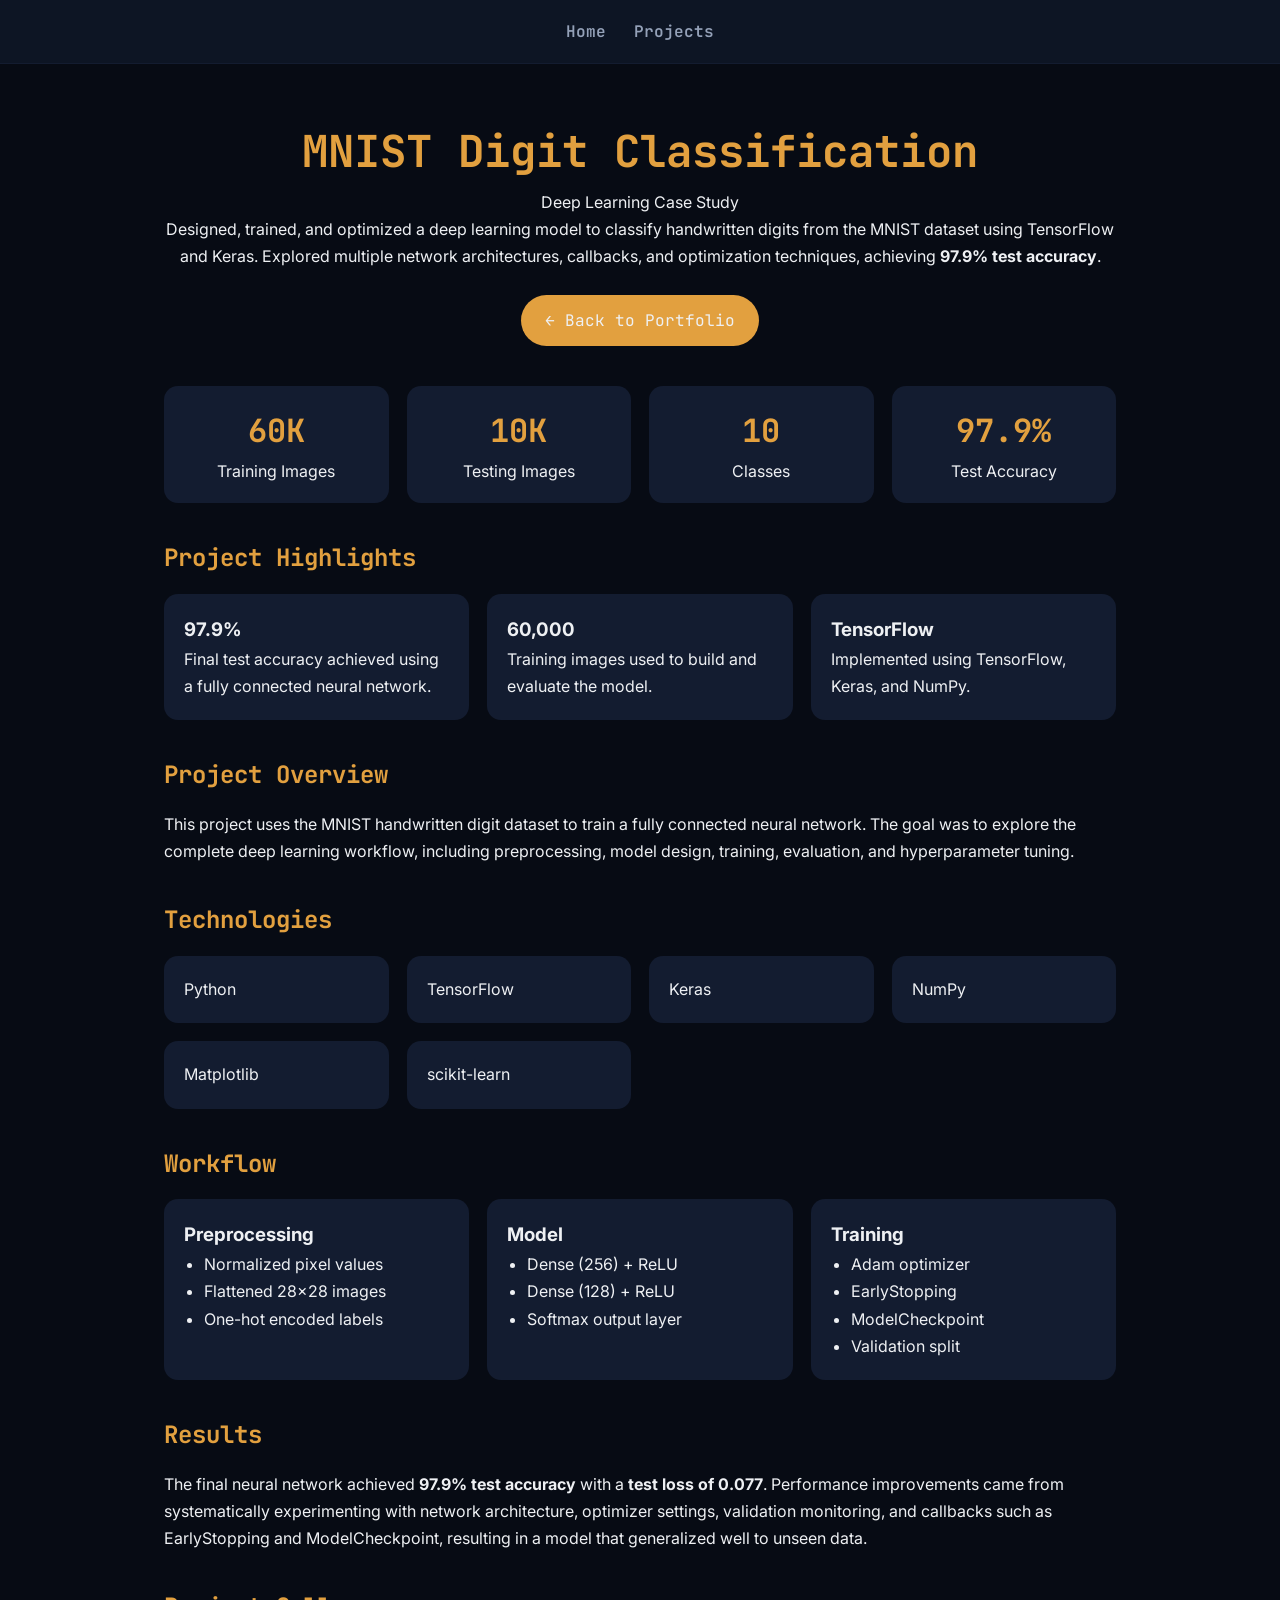
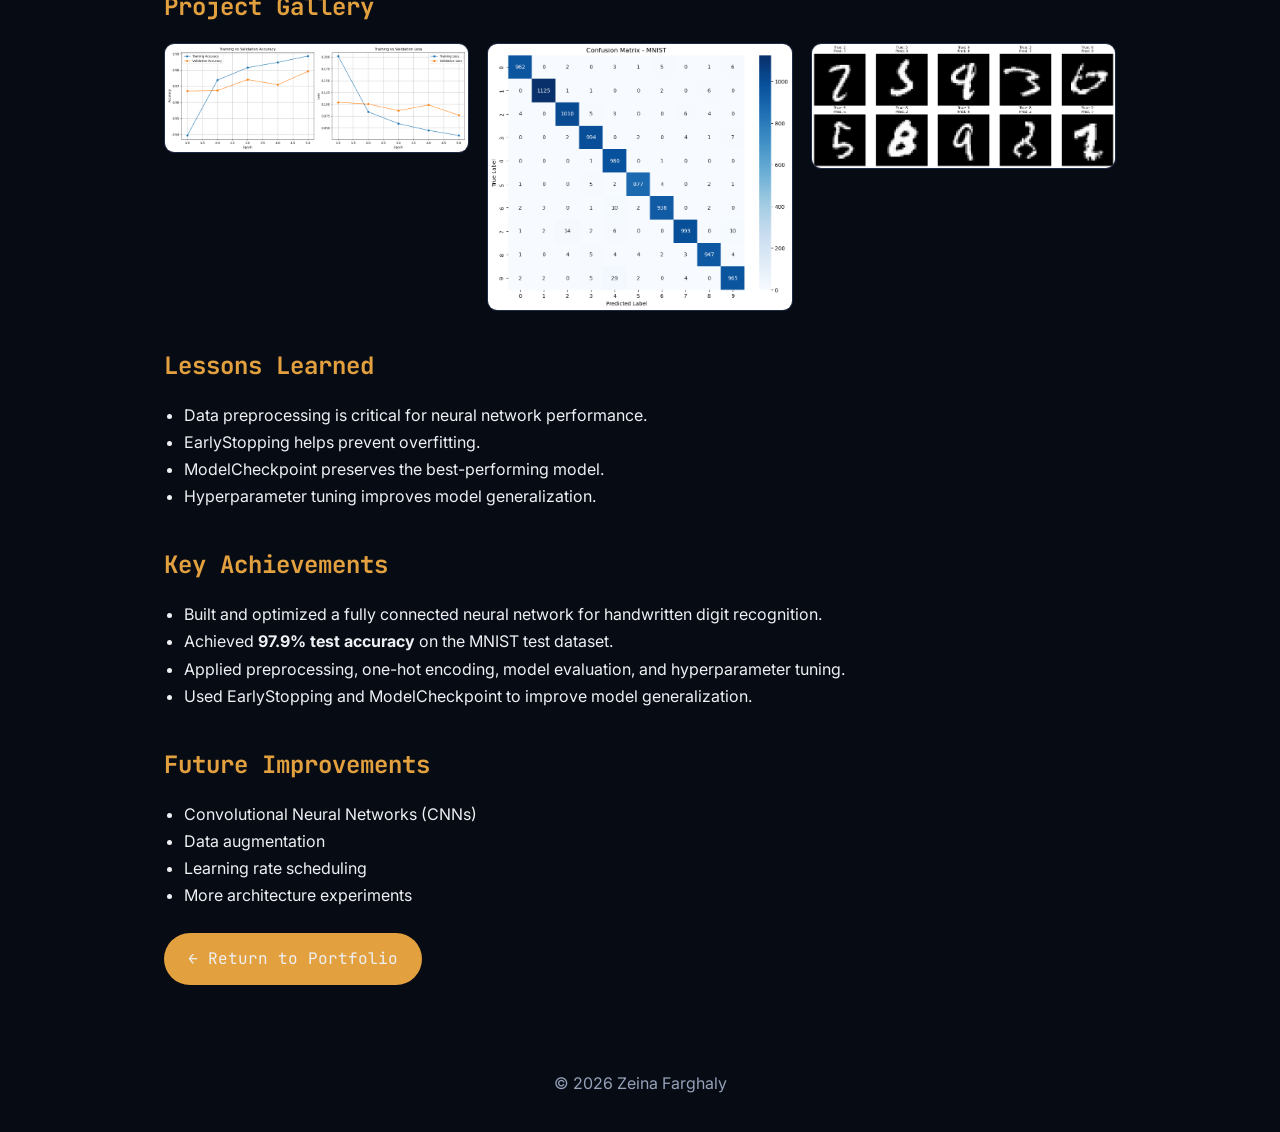
<file: case-mnist.html>
<!DOCTYPE html>
<html lang="en">
<head>
<meta charset="UTF-8">
<meta name="viewport" content="width=device-width, initial-scale=1.0">
<title>MNIST Digit Classification | Zeina Farghaly</title>
<link href="https://fonts.googleapis.com/css2?family=JetBrains+Mono:wght@400;500;700;800&family=Inter:wght@400;500;600&display=swap" rel="stylesheet">
<style>
*{margin:0;padding:0;box-sizing:border-box;font-family:'Inter',sans-serif}
body{background:#070b14;color:#eef0f3;line-height:1.7}
nav{display:flex;justify-content:center;gap:28px;padding:18px;background:#0d1524;border-bottom:1px solid #131c30}
nav a{color:#94a1b8;text-decoration:none;font-weight:600}
nav a:hover{color:#e2a03f}
main{max-width:1000px;margin:auto;padding:50px 24px}
.hero{text-align:center;margin-bottom:40px}
h1{font-size:44px;color:#e2a03f}
h2{color:#e2a03f;margin:35px 0 15px}
.grid{display:grid;grid-template-columns:repeat(auto-fit,minmax(220px,1fr));gap:18px}
.card{background:#131c30;padding:20px;border-radius:14px}
.stats{display:grid;grid-template-columns:repeat(auto-fit,minmax(180px,1fr));gap:18px;margin:25px 0}
.stat{background:#131c30;padding:18px;border-radius:14px;text-align:center}
.stat h3{color:#e2a03f;font-size:32px}
.gallery{display:grid;grid-template-columns:repeat(auto-fit,minmax(280px,1fr));gap:18px}
.gallery img{width:100%;border-radius:10px;border:1px solid #1f2b45}
.btn{display:inline-block;margin-top:24px;padding:12px 24px;background:#e2a03f;color:#eef0f3;text-decoration:none;border-radius:30px}
ul{padding-left:20px}
footer{text-align:center;padding:35px;color:#94a1b8}
h1,h2,nav a,.stat h3,.btn{font-family:'JetBrains Mono',monospace}
</style>
</head>
<body>
<nav>
<a href="index.html">Home</a>
<a href="index.html#projects">Projects</a>
</nav>
<main>
<div class="hero">
<h1>MNIST Digit Classification</h1>
<p>Deep Learning Case Study</p>
<p>
Designed, trained, and optimized a deep learning model to classify handwritten digits from the MNIST dataset using TensorFlow and Keras. Explored multiple network architectures, callbacks, and optimization techniques, achieving <strong>97.9% test accuracy</strong>.
</p>
<a class="btn" href="index.html#projects">← Back to Portfolio</a>
</div>
 
<div class="stats">
<div class="stat"><h3>60K</h3><p>Training Images</p></div>
<div class="stat"><h3>10K</h3><p>Testing Images</p></div>
<div class="stat"><h3>10</h3><p>Classes</p></div>
<div class="stat"><h3>97.9%</h3><p>Test Accuracy</p></div>
</div>

 <h2>Project Highlights</h2>

<div class="grid">

<div class="card">
<h3>97.9%</h3>
<p>Final test accuracy achieved using a fully connected neural network.</p>
</div>

<div class="card">
<h3>60,000</h3>
<p>Training images used to build and evaluate the model.</p>
</div>

<div class="card">
<h3>TensorFlow</h3>
<p>Implemented using TensorFlow, Keras, and NumPy.</p>
</div>

</div>
 
<h2>Project Overview</h2>
<p>This project uses the MNIST handwritten digit dataset to train a fully connected neural network. The goal was to explore the complete deep learning workflow, including preprocessing, model design, training, evaluation, and hyperparameter tuning.</p>
 
<h2>Technologies</h2>
<div class="grid">
<div class="card">Python</div>
<div class="card">TensorFlow</div>
<div class="card">Keras</div>
<div class="card">NumPy</div>
<div class="card">Matplotlib</div>
 <div class="card">scikit-learn</div>
</div>
 
<h2>Workflow</h2>
<div class="grid">
<div class="card"><h3>Preprocessing</h3><ul><li>Normalized pixel values</li><li>Flattened 28×28 images</li><li>One-hot encoded labels</li></ul></div>
<div class="card"><h3>Model</h3><ul><li>Dense (256) + ReLU</li><li>Dense (128) + ReLU</li><li>Softmax output layer</li></ul></div>
<div class="card"><h3>Training</h3><ul><li>Adam optimizer</li><li>EarlyStopping</li><li>ModelCheckpoint</li><li>Validation split</li></ul></div>
</div>
 
<h2>Results</h2>
<p>
The final neural network achieved <strong>97.9% test accuracy</strong> with a
<strong>test loss of 0.077</strong>. Performance improvements came from
systematically experimenting with network architecture, optimizer settings,
validation monitoring, and callbacks such as EarlyStopping and
ModelCheckpoint, resulting in a model that generalized well to unseen data.
</p>
 
<h2>Project Gallery</h2>
<div class="gallery">
<img src="assets/mnist-training.png" alt="Training vs validation accuracy and loss over 5 epochs">
<img src="assets/mnist-confusion.png" alt="Confusion matrix across all 10 digit classes">
<img src="assets/mnist-predictions.png" alt="Sample misclassified digits with true vs predicted labels">
</div>
 
<h2>Lessons Learned</h2>
<ul>
<li>Data preprocessing is critical for neural network performance.</li>
<li>EarlyStopping helps prevent overfitting.</li>
<li>ModelCheckpoint preserves the best-performing model.</li>
<li>Hyperparameter tuning improves model generalization.</li>
</ul>

 <h2>Key Achievements</h2>

<ul>
<li>Built and optimized a fully connected neural network for handwritten digit recognition.</li>
<li>Achieved <strong>97.9% test accuracy</strong> on the MNIST test dataset.</li>
<li>Applied preprocessing, one-hot encoding, model evaluation, and hyperparameter tuning.</li>
<li>Used EarlyStopping and ModelCheckpoint to improve model generalization.</li>
</ul>
 
<h2>Future Improvements</h2>
<ul>
<li>Convolutional Neural Networks (CNNs)</li>
<li>Data augmentation</li>
<li>Learning rate scheduling</li>
<li>More architecture experiments</li>
</ul>
 
<a class="btn" href="index.html#projects">← Return to Portfolio</a>
</main>
<footer>© 2026 Zeina Farghaly</footer>
</body></html>
</file>
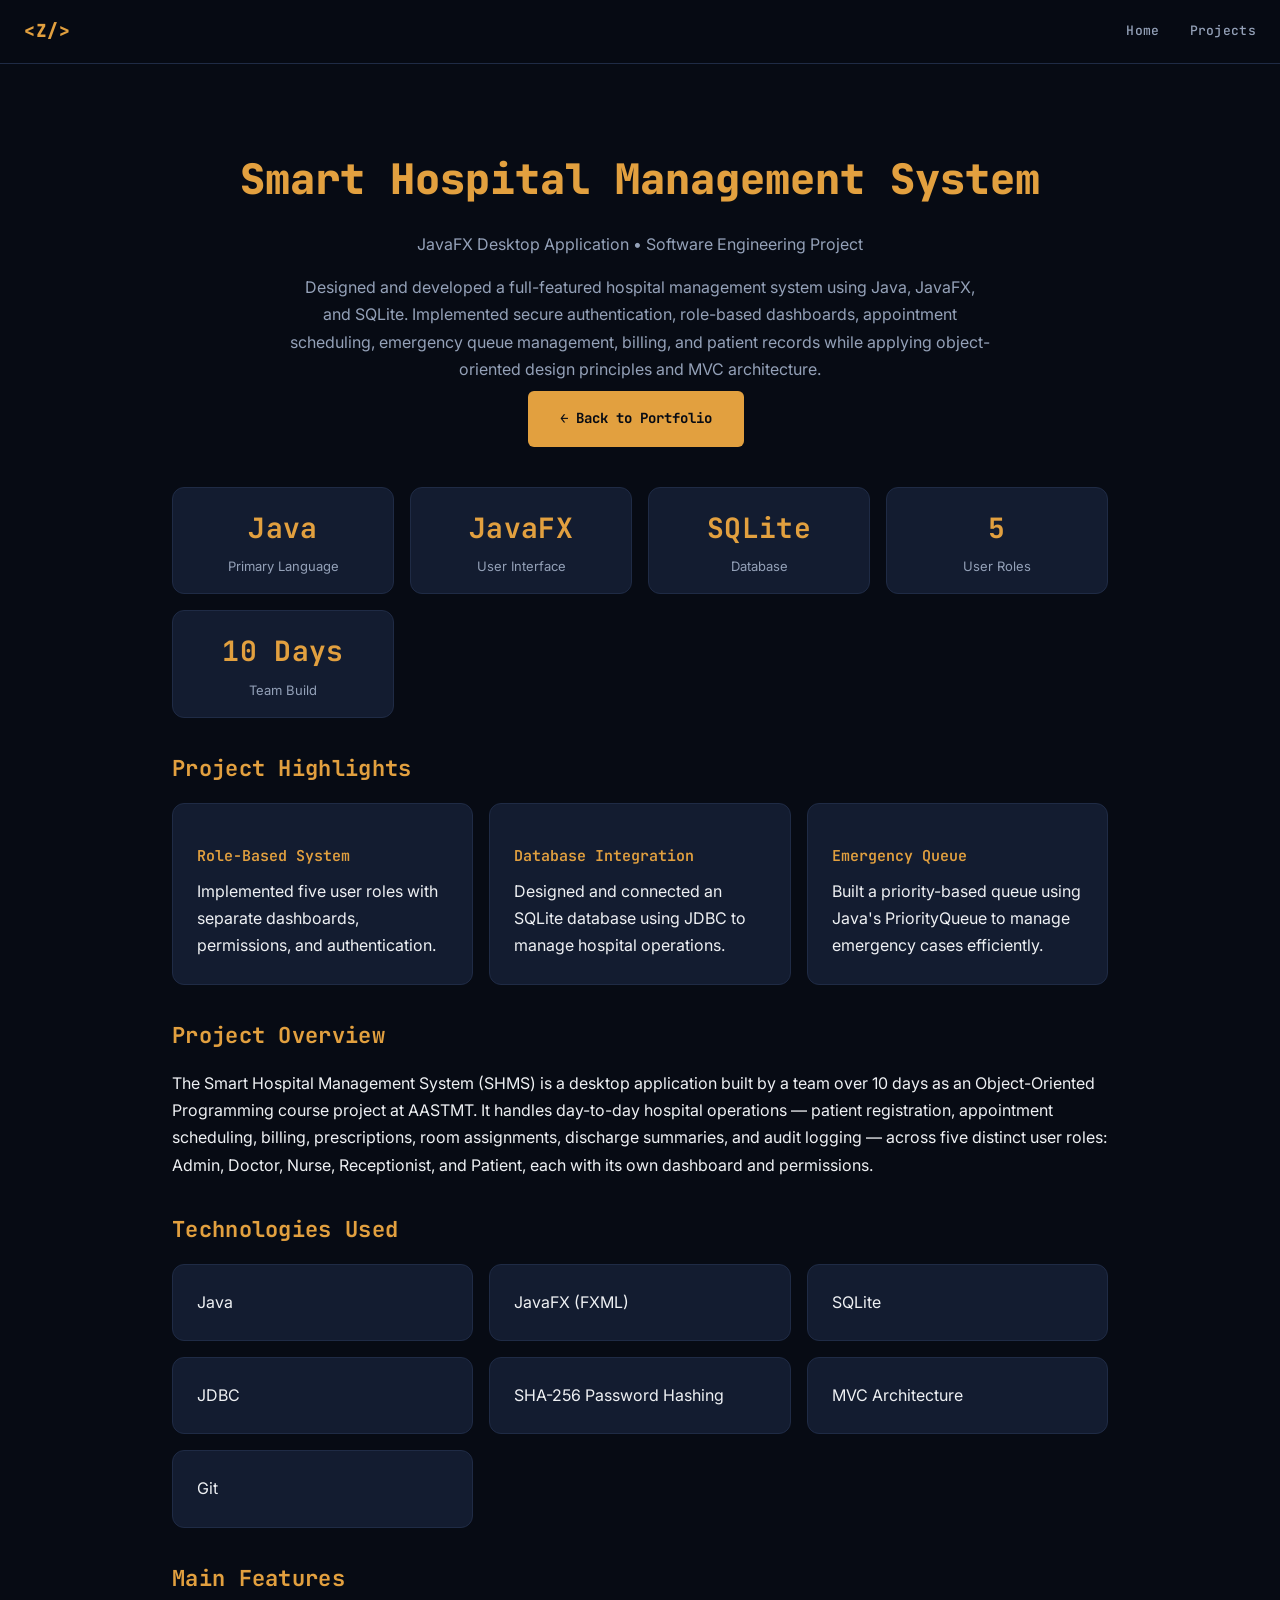
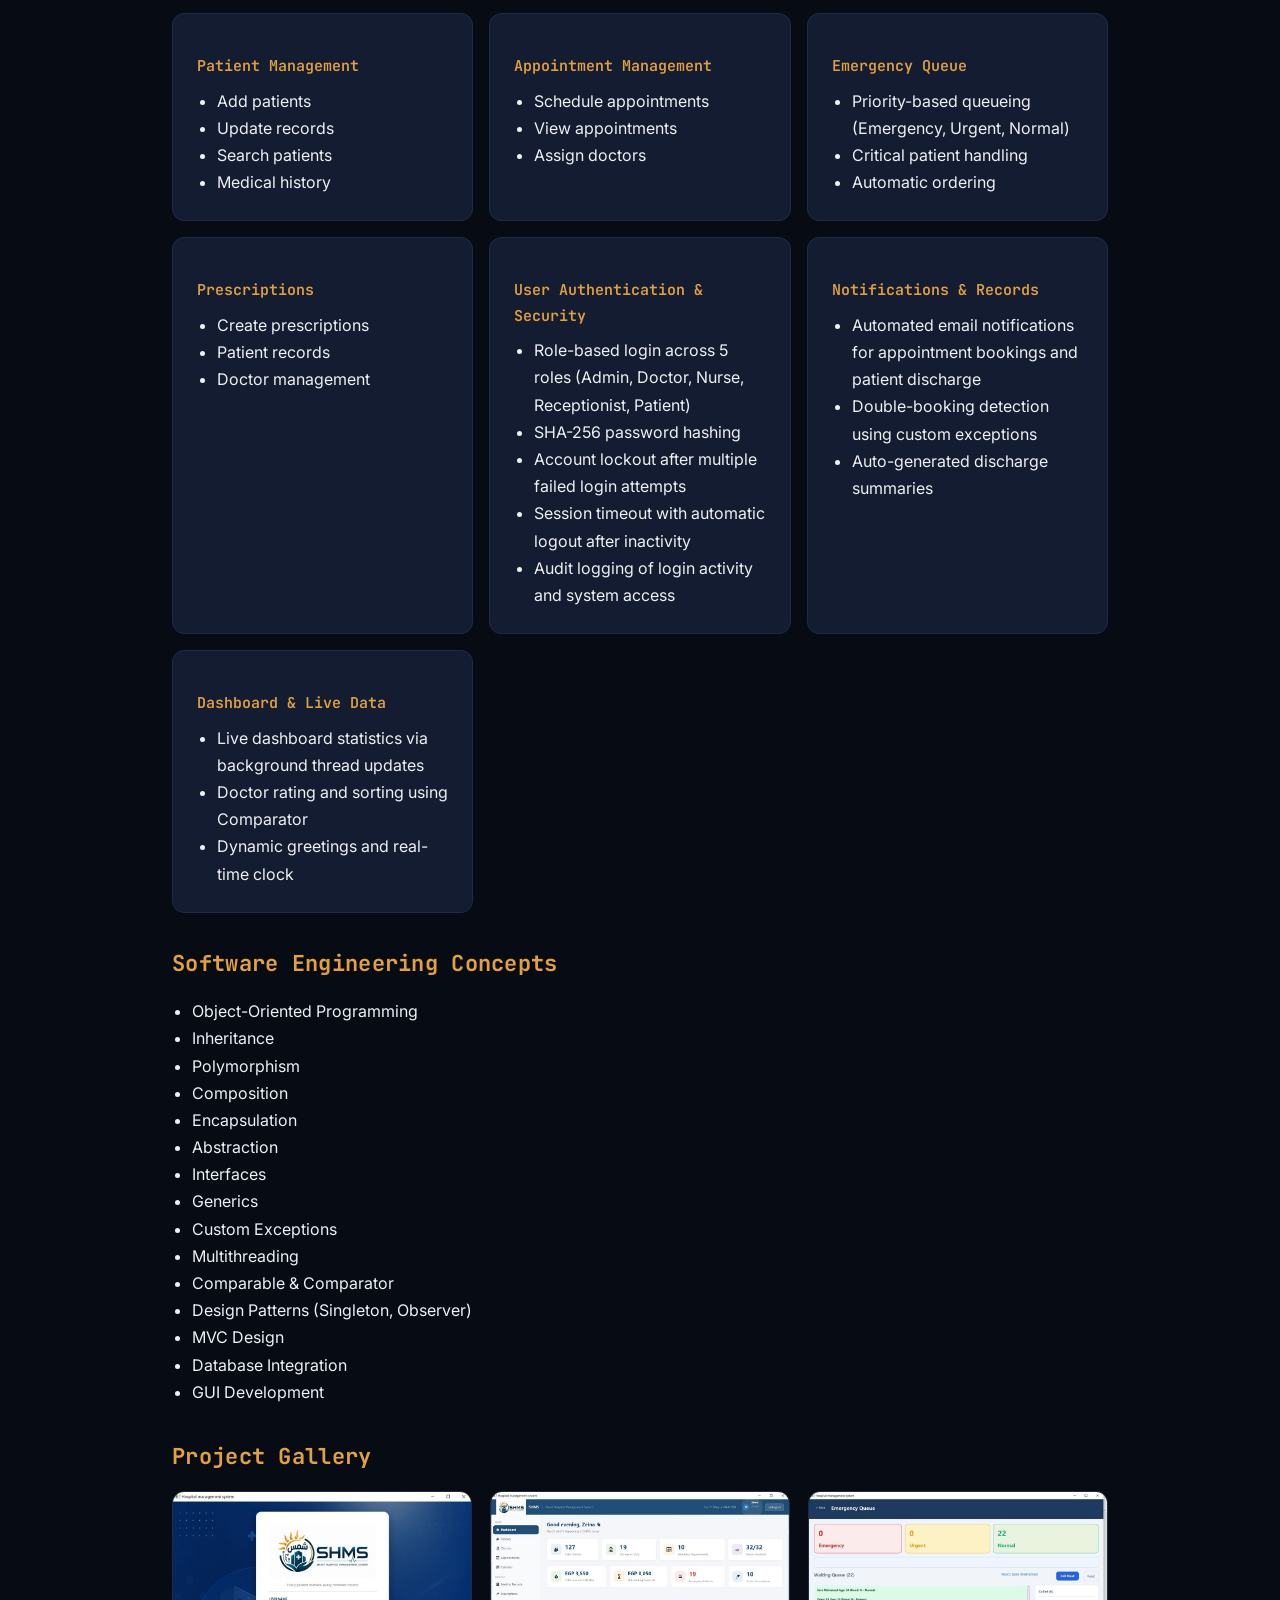
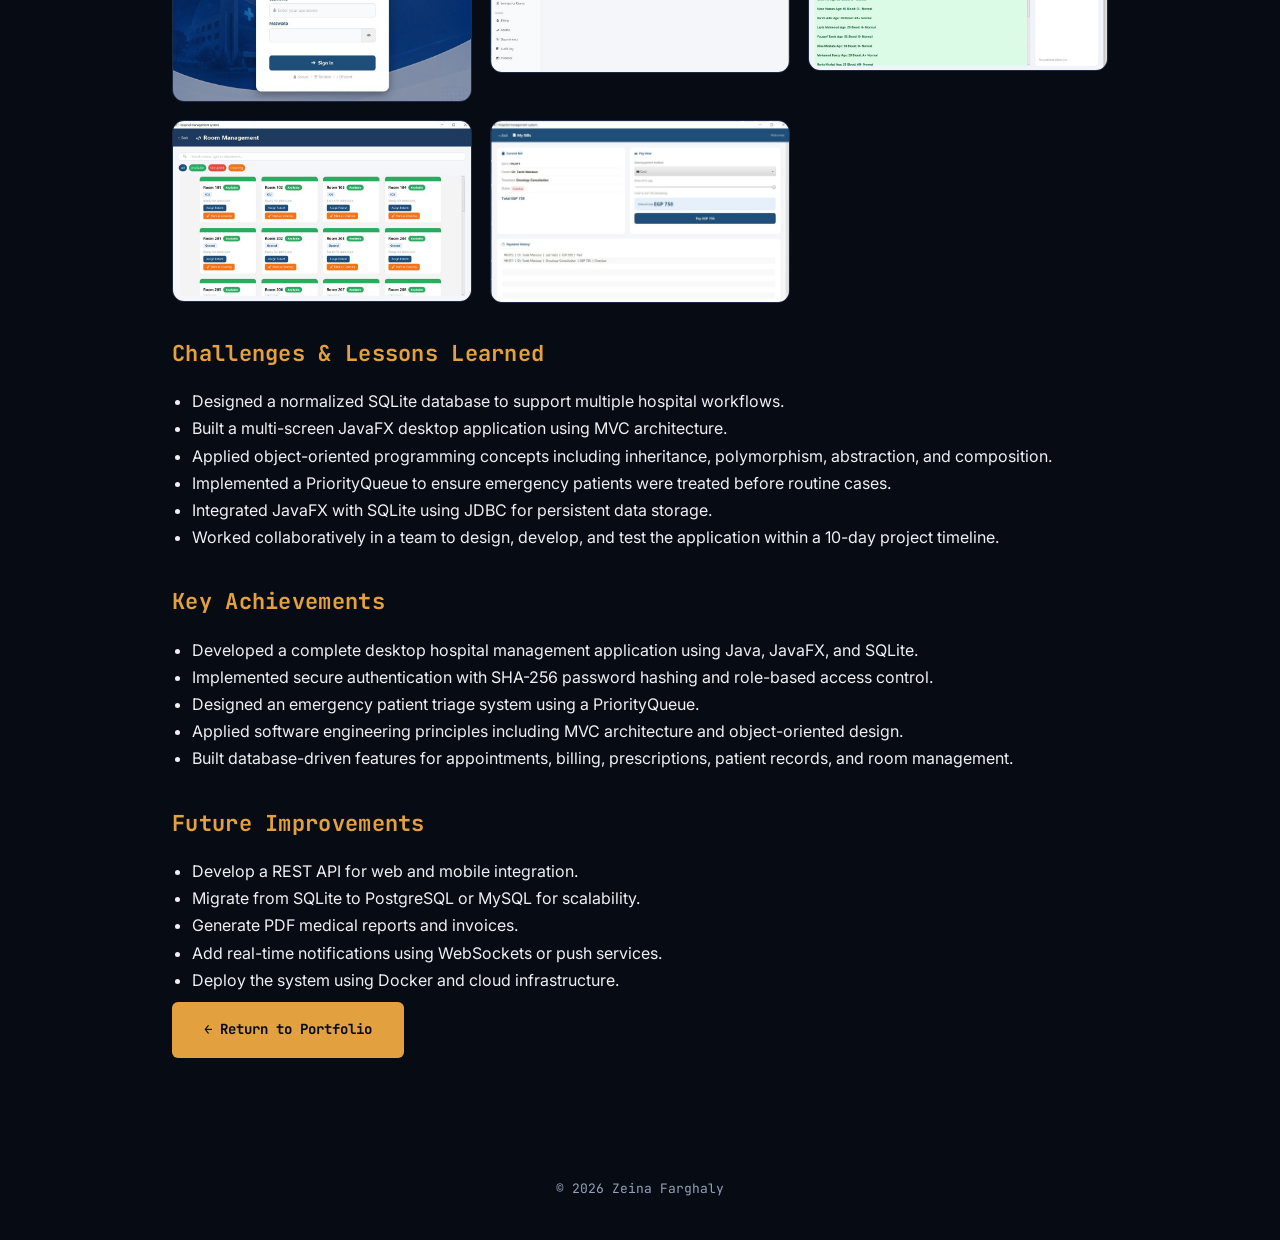
<file: case-shms.html>
<!DOCTYPE html>
<html lang="en">
<head>
<meta charset="UTF-8">
<meta name="viewport" content="width=device-width, initial-scale=1.0">
<title>Smart Hospital Management System | Zeina Farghaly</title>
<meta name="description" content="Case study: a Java/JavaFX hospital management system with patient records, an emergency priority queue, billing, and appointment handling.">
<link rel="canonical" href="https://zeina-farghaly.vercel.app/case-shms.html">
<meta property="og:type" content="website">
<meta property="og:title" content="Smart Hospital Management System | Zeina Farghaly">
<meta property="og:description" content="Case study: a Java/JavaFX hospital management system with patient records, an emergency priority queue, billing, and appointment handling.">
<meta property="og:url" content="https://zeina-farghaly.vercel.app/case-shms.html">
<meta property="og:image" content="https://zeina-farghaly.vercel.app/assets/social-preview.png">
<meta name="twitter:card" content="summary_large_image">
<meta name="twitter:title" content="Smart Hospital Management System | Zeina Farghaly">
<meta name="twitter:description" content="Case study: a Java/JavaFX hospital management system with patient records, an emergency priority queue, billing, and appointment handling.">
<meta name="twitter:image" content="https://zeina-farghaly.vercel.app/assets/social-preview.png">
<link rel="icon" type="image/x-icon" href="assets/favicon.ico">
<link rel="icon" type="image/png" sizes="32x32" href="assets/favicon-32.png">
<link rel="apple-touch-icon" href="assets/apple-touch-icon.png">
 
 
<link href="https://fonts.googleapis.com/css2?family=JetBrains+Mono:wght@400;500;700;800&family=Inter:wght@400;500;600&display=swap" rel="stylesheet">
 
<link rel="stylesheet" href="styles.css">
 
</head>
 
<body>
 
<nav>
    <a href="index.html" class="logo">&lt;Z/&gt;</a>
    <a href="index.html" class="link">Home</a>
    <a href="index.html#projects" class="link">Projects</a>
</nav>
 
<main>
 
<section class="hero">
 
<h1>Smart Hospital Management System</h1>
 
<p>
JavaFX Desktop Application • Software Engineering Project
</p>
 
<p>
Designed and developed a full-featured hospital management system using Java, JavaFX, and SQLite. Implemented secure authentication, role-based dashboards, appointment scheduling, emergency queue management, billing, and patient records while applying object-oriented design principles and MVC architecture.
</p>
 
<a class="btn" href="index.html#projects">
← Back to Portfolio
</a>
 
</section>
 
<div class="stats">
 
<div class="stat">
<h2>Java</h2>
<p>Primary Language</p>
</div>
 
<div class="stat">
<h2>JavaFX</h2>
<p>User Interface</p>
</div>
 
<div class="stat">
<h2>SQLite</h2>
<p>Database</p>
</div>
 
<div class="stat">
<h2>5</h2>
<p>User Roles</p>
</div>
 
<div class="stat">
<h2>10 Days</h2>
<p>Team Build</p>
</div>
 
</div>
 
<h2>Project Highlights</h2>
 
<div class="cards">
 
<div class="card">
<h3>Role-Based System</h3>
<p>Implemented five user roles with separate dashboards, permissions, and authentication.</p>
</div>
 
<div class="card">
<h3>Database Integration</h3>
<p>Designed and connected an SQLite database using JDBC to manage hospital operations.</p>
</div>
 
<div class="card">
<h3>Emergency Queue</h3>
<p>Built a priority-based queue using Java's PriorityQueue to manage emergency cases efficiently.</p>
</div>
 
</div>
 
<h2>Project Overview</h2>
 
<p>
 
The Smart Hospital Management System (SHMS) is a desktop application built by a team over 10 days as an Object-Oriented Programming course project at AASTMT. It handles day-to-day hospital operations — patient registration, appointment scheduling, billing, prescriptions, room assignments, discharge summaries, and audit logging — across five distinct user roles: Admin, Doctor, Nurse, Receptionist, and Patient, each with its own dashboard and permissions.
 
</p>
 
<h2>Technologies Used</h2>
 
<div class="cards">
 
<div class="card">
Java
</div>
 
<div class="card">
JavaFX (FXML)
</div>
 
<div class="card">
SQLite
</div>
 
<div class="card">
JDBC
</div>
 
<div class="card">
SHA-256 Password Hashing
</div>
 
<div class="card">
MVC Architecture
</div>
 
<div class="card">
Git
</div>
 
</div>
 
<h2>Main Features</h2>
 
<div class="cards">
 
<div class="card">
 
<h3>Patient Management</h3>
 
<ul>
 
<li>Add patients</li>
 
<li>Update records</li>
 
<li>Search patients</li>
 
<li>Medical history</li>
 
</ul>
 
</div>
 
<div class="card">
 
<h3>Appointment Management</h3>
 
<ul>
 
<li>Schedule appointments</li>
 
<li>View appointments</li>
 
<li>Assign doctors</li>
 
</ul>
 
</div>
 
<div class="card">
 
<h3>Emergency Queue</h3>
 
<ul>
 
<li>Priority-based queueing (Emergency, Urgent, Normal)</li>
 
<li>Critical patient handling</li>
 
<li>Automatic ordering</li>
 
</ul>
 
</div>
 
<div class="card">
 
<h3>Prescriptions</h3>
 
<ul>
 
<li>Create prescriptions</li>
 
<li>Patient records</li>
 
<li>Doctor management</li>
 
</ul>
 
</div>
 
<div class="card">
 
<h3>User Authentication & Security</h3>
 
<ul>
 
<li>Role-based login across 5 roles (Admin, Doctor, Nurse, Receptionist, Patient)</li>
 
<li>SHA-256 password hashing</li>
 
<li>Account lockout after multiple failed login attempts</li>
 
<li>Session timeout with automatic logout after inactivity</li>
 
<li>Audit logging of login activity and system access</li>
 
</ul>
 
</div>
 
<div class="card">
 
<h3>Notifications & Records</h3>
 
<ul>
 
<li>Automated email notifications for appointment bookings and patient discharge</li>
 
<li>Double-booking detection using custom exceptions</li>
 
<li>Auto-generated discharge summaries</li>
 
</ul>
 
</div>
 
<div class="card">
 
<h3>Dashboard & Live Data</h3>
 
<ul>
 
<li>Live dashboard statistics via background thread updates</li>
 
<li>Doctor rating and sorting using Comparator</li>
 
<li>Dynamic greetings and real-time clock</li>
 
</ul>
 
</div>
 
</div>
 
<h2>Software Engineering Concepts</h2>
 
<ul>
 
<li>Object-Oriented Programming</li>
 
<li>Inheritance</li>
 
<li>Polymorphism</li>
 
<li>Composition</li>
 
<li>Encapsulation</li>
 
<li>Abstraction</li>
 
<li>Interfaces</li>
 
<li>Generics</li>
 
<li>Custom Exceptions</li>
 
<li>Multithreading</li>
 
<li>Comparable & Comparator</li>
 
<li>Design Patterns (Singleton, Observer)</li>
 
<li>MVC Design</li>
 
<li>Database Integration</li>
 
<li>GUI Development</li>
 
</ul>
 
<h2>Project Gallery</h2>
<div class="gallery">
<img loading="lazy" src="assets/login.jpeg" width="956" height="669" alt="Role-based login screen for the Smart Hospital Management System">
 
<img loading="lazy" src="assets/dashboard.jpeg" width="1063" height="639" alt="Admin dashboard showing live hospital statistics">
 
<img loading="lazy" src="assets/queue.jpeg" width="975" height="582" alt="Emergency queue screen with priority-based patient ordering">
 
<img loading="lazy" src="assets/room-management.jpeg" width="975" height="590" alt="Room management screen for assigning and tracking patient rooms">
<img loading="lazy" src="assets/billing-screen.jpeg" width="1280" height="777" alt="Patient billing screen showing charges and payment status">
 
</div>
 
<h2>Challenges & Lessons Learned</h2>
 
<ul>
 
<li>Designed a normalized SQLite database to support multiple hospital workflows.</li>
 
<li>Built a multi-screen JavaFX desktop application using MVC architecture.</li>
 
<li>Applied object-oriented programming concepts including inheritance, polymorphism, abstraction, and composition.</li>
 
<li>Implemented a PriorityQueue to ensure emergency patients were treated before routine cases.</li>
 
<li>Integrated JavaFX with SQLite using JDBC for persistent data storage.</li>
 
<li>Worked collaboratively in a team to design, develop, and test the application within a 10-day project timeline.</li>
 
</ul>
 
 <h2>Key Achievements</h2>
 
<ul>
 
<li>Developed a complete desktop hospital management application using Java, JavaFX, and SQLite.</li>
 
<li>Implemented secure authentication with SHA-256 password hashing and role-based access control.</li>
 
<li>Designed an emergency patient triage system using a PriorityQueue.</li>
 
<li>Applied software engineering principles including MVC architecture and object-oriented design.</li>
 
<li>Built database-driven features for appointments, billing, prescriptions, patient records, and room management.</li>
 
</ul>
 
 <h2>Future Improvements</h2>
 
<ul>
<li>Develop a REST API for web and mobile integration.</li>
<li>Migrate from SQLite to PostgreSQL or MySQL for scalability.</li>
<li>Generate PDF medical reports and invoices.</li>
<li>Add real-time notifications using WebSockets or push services.</li>
<li>Deploy the system using Docker and cloud infrastructure.</li>
</ul>
 
<a class="btn" href="index.html#projects">
 
← Return to Portfolio
 
</a>
 
</main>
 
<footer>
 
© 2026 Zeina Farghaly
 
</footer>
 
</body>
</html>
</file>
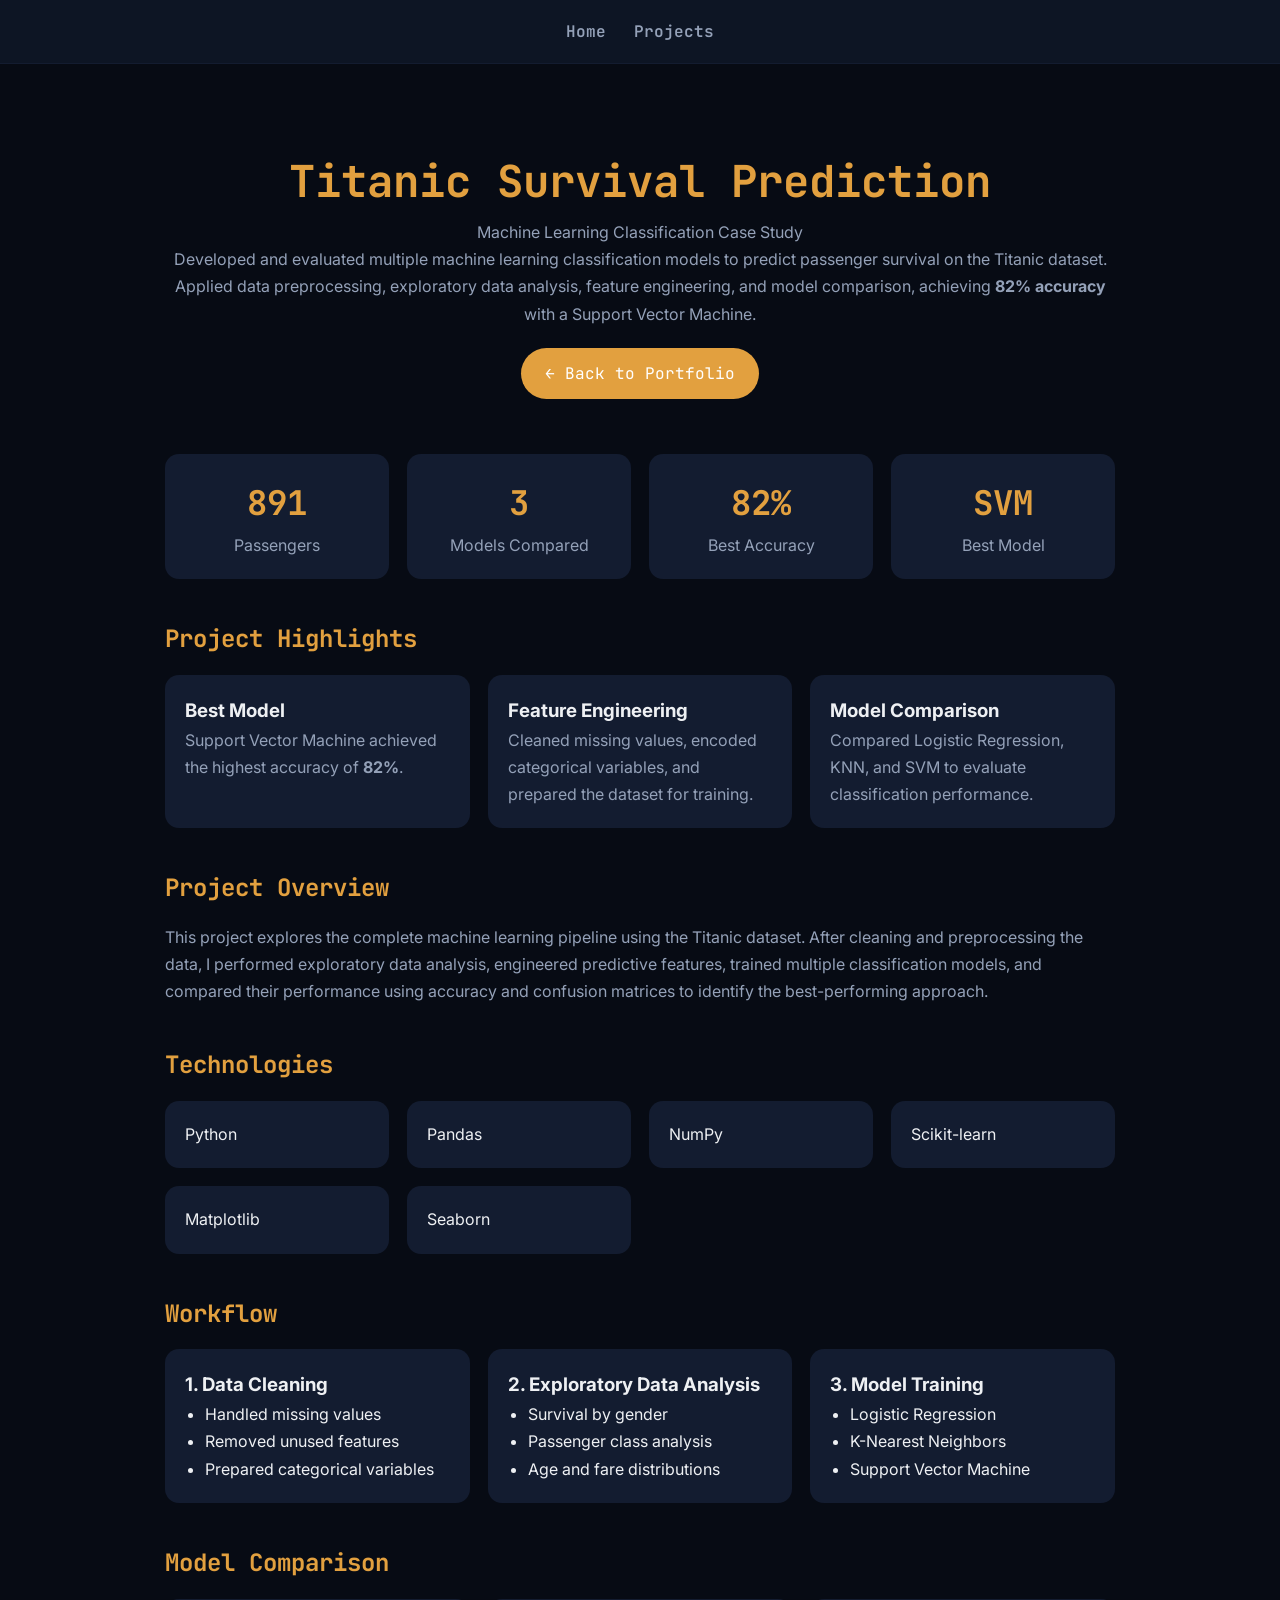
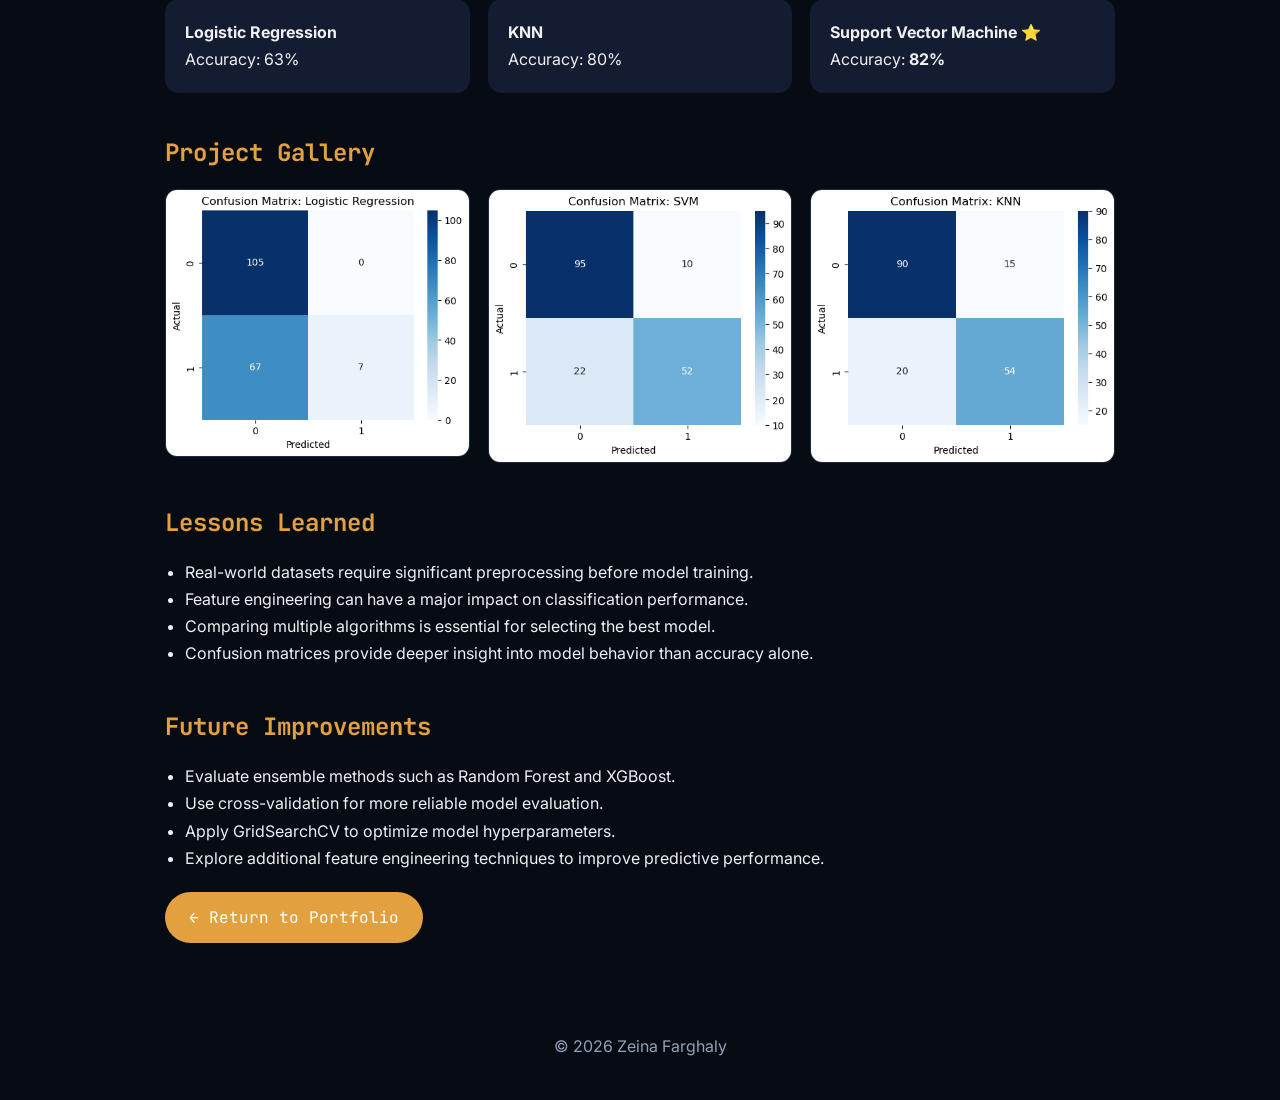
<file: case-titanic.html>
<!DOCTYPE html>
<html lang="en">
<head>
<meta charset="UTF-8">
<meta name="viewport" content="width=device-width, initial-scale=1.0">
<title>Titanic Survival Prediction | Zeina Farghaly</title>
<link href="https://fonts.googleapis.com/css2?family=JetBrains+Mono:wght@400;500;700;800&family=Inter:wght@400;500;600&display=swap" rel="stylesheet">
<style>
*{margin:0;padding:0;box-sizing:border-box;font-family:'Inter',sans-serif}
body{background:#070b14;color:#eef0f3;line-height:1.7}
nav{position:sticky;top:0;background:#0d1524;padding:18px;display:flex;justify-content:center;gap:28px;border-bottom:1px solid #131c30}
nav a{color:#94a1b8;text-decoration:none;font-weight:600}
nav a:hover{color:#e2a03f}
main{max-width:1000px;margin:auto;padding:50px 25px}
h1{color:#e2a03f;font-size:44px}
h2{color:#e2a03f;margin:40px 0 15px}
p{color:#94a1b8}
.hero{text-align:center;padding:30px 0}
.grid{display:grid;grid-template-columns:repeat(auto-fit,minmax(220px,1fr));gap:18px}
.card{background:#131c30;padding:20px;border-radius:14px}
.stats{display:grid;grid-template-columns:repeat(auto-fit,minmax(170px,1fr));gap:18px;margin:25px 0}
.stat{background:#131c30;padding:20px;border-radius:14px;text-align:center}
.stat h3{font-size:34px;color:#e2a03f}
.gallery{display:grid;grid-template-columns:repeat(auto-fit,minmax(280px,1fr));gap:18px}
.gallery img{width:100%;border-radius:12px;border:1px solid #1f2b45}
.btn{display:inline-block;background:#e2a03f;color:white;padding:12px 24px;border-radius:30px;text-decoration:none;margin-top:20px}
ul{padding-left:20px}
footer{text-align:center;color:#94a1b8;padding:40px}
h1,h2,nav a,.stat h3,.btn{font-family:'JetBrains Mono',monospace}
</style>
</head>
<body>
<nav>
<a href="index.html">Home</a>
<a href="index.html#projects">Projects</a>
</nav>
 
<main>
<section class="hero">
<h1>Titanic Survival Prediction</h1>
<p>Machine Learning Classification Case Study</p>
<p>
Developed and evaluated multiple machine learning classification models to predict passenger survival on the Titanic dataset. Applied data preprocessing, exploratory data analysis, feature engineering, and model comparison, achieving <strong>82% accuracy</strong> with a Support Vector Machine.
</p>
<a class="btn" href="index.html#projects">← Back to Portfolio</a>
</section>
 
<div class="stats">
<div class="stat"><h3>891</h3><p>Passengers</p></div>
<div class="stat"><h3>3</h3><p>Models Compared</p></div>
<div class="stat"><h3>82%</h3><p>Best Accuracy</p></div>
<div class="stat"><h3>SVM</h3><p>Best Model</p></div>
</div>

 <h2>Project Highlights</h2>

<div class="grid">

<div class="card">
<h3>Best Model</h3>
<p>Support Vector Machine achieved the highest accuracy of <strong>82%</strong>.</p>
</div>

<div class="card">
<h3>Feature Engineering</h3>
<p>Cleaned missing values, encoded categorical variables, and prepared the dataset for training.</p>
</div>

<div class="card">
<h3>Model Comparison</h3>
<p>Compared Logistic Regression, KNN, and SVM to evaluate classification performance.</p>
</div>

</div>
 
<h2>Project Overview</h2>
<p>
This project explores the complete machine learning pipeline using the Titanic dataset. After cleaning and preprocessing the data, I performed exploratory data analysis, engineered predictive features, trained multiple classification models, and compared their performance using accuracy and confusion matrices to identify the best-performing approach.
</p>
 
<h2>Technologies</h2>
<div class="grid">
<div class="card">Python</div>
<div class="card">Pandas</div>
<div class="card">NumPy</div>
<div class="card">Scikit-learn</div>
<div class="card">Matplotlib</div>
<div class="card">Seaborn</div>
</div>
 
<h2>Workflow</h2>
<div class="grid">
<div class="card">
<h3>1. Data Cleaning</h3>
<ul>
<li>Handled missing values</li>
<li>Removed unused features</li>
<li>Prepared categorical variables</li>
</ul>
</div>
<div class="card">
<h3>2. Exploratory Data Analysis</h3>
<ul>
<li>Survival by gender</li>
<li>Passenger class analysis</li>
<li>Age and fare distributions</li>
</ul>
</div>
<div class="card">
<h3>3. Model Training</h3>
<ul>
<li>Logistic Regression</li>
<li>K-Nearest Neighbors</li>
<li>Support Vector Machine</li>
</ul>
</div>
</div>
 
<h2>Model Comparison</h2>
<div class="grid">
<div class="card"><strong>Logistic Regression</strong><br>Accuracy: 63%</div>
<div class="card"><strong>KNN</strong><br>Accuracy: 80%</div>
<div class="card"><strong>Support Vector Machine ⭐</strong><br>Accuracy: <strong>82%</strong></div>
</div>
 
<h2>Project Gallery</h2>
<div class="gallery">
<img src="assets/titanic_1.png" alt="Confusion Matrix Logistic">
  <img src="assets/titanic_2.png" alt="Confusion Matrix SVM">
  <img src="assets/titanic_3.png" alt="Confusion Matrix KNN">
</div>
 
<h2>Lessons Learned</h2>

<ul>
<li>Real-world datasets require significant preprocessing before model training.</li>
<li>Feature engineering can have a major impact on classification performance.</li>
<li>Comparing multiple algorithms is essential for selecting the best model.</li>
<li>Confusion matrices provide deeper insight into model behavior than accuracy alone.</li>
</ul>
 <h2>Future Improvements</h2>
<ul>
<li>Evaluate ensemble methods such as Random Forest and XGBoost.</li>
<li>Use cross-validation for more reliable model evaluation.</li>
<li>Apply GridSearchCV to optimize model hyperparameters.</li>
<li>Explore additional feature engineering techniques to improve predictive performance.</li>
</ul>
 
<a class="btn" href="index.html#projects">← Return to Portfolio</a>
</main>
 
<footer>© 2026 Zeina Farghaly</footer>
</body>
</html>
</file>
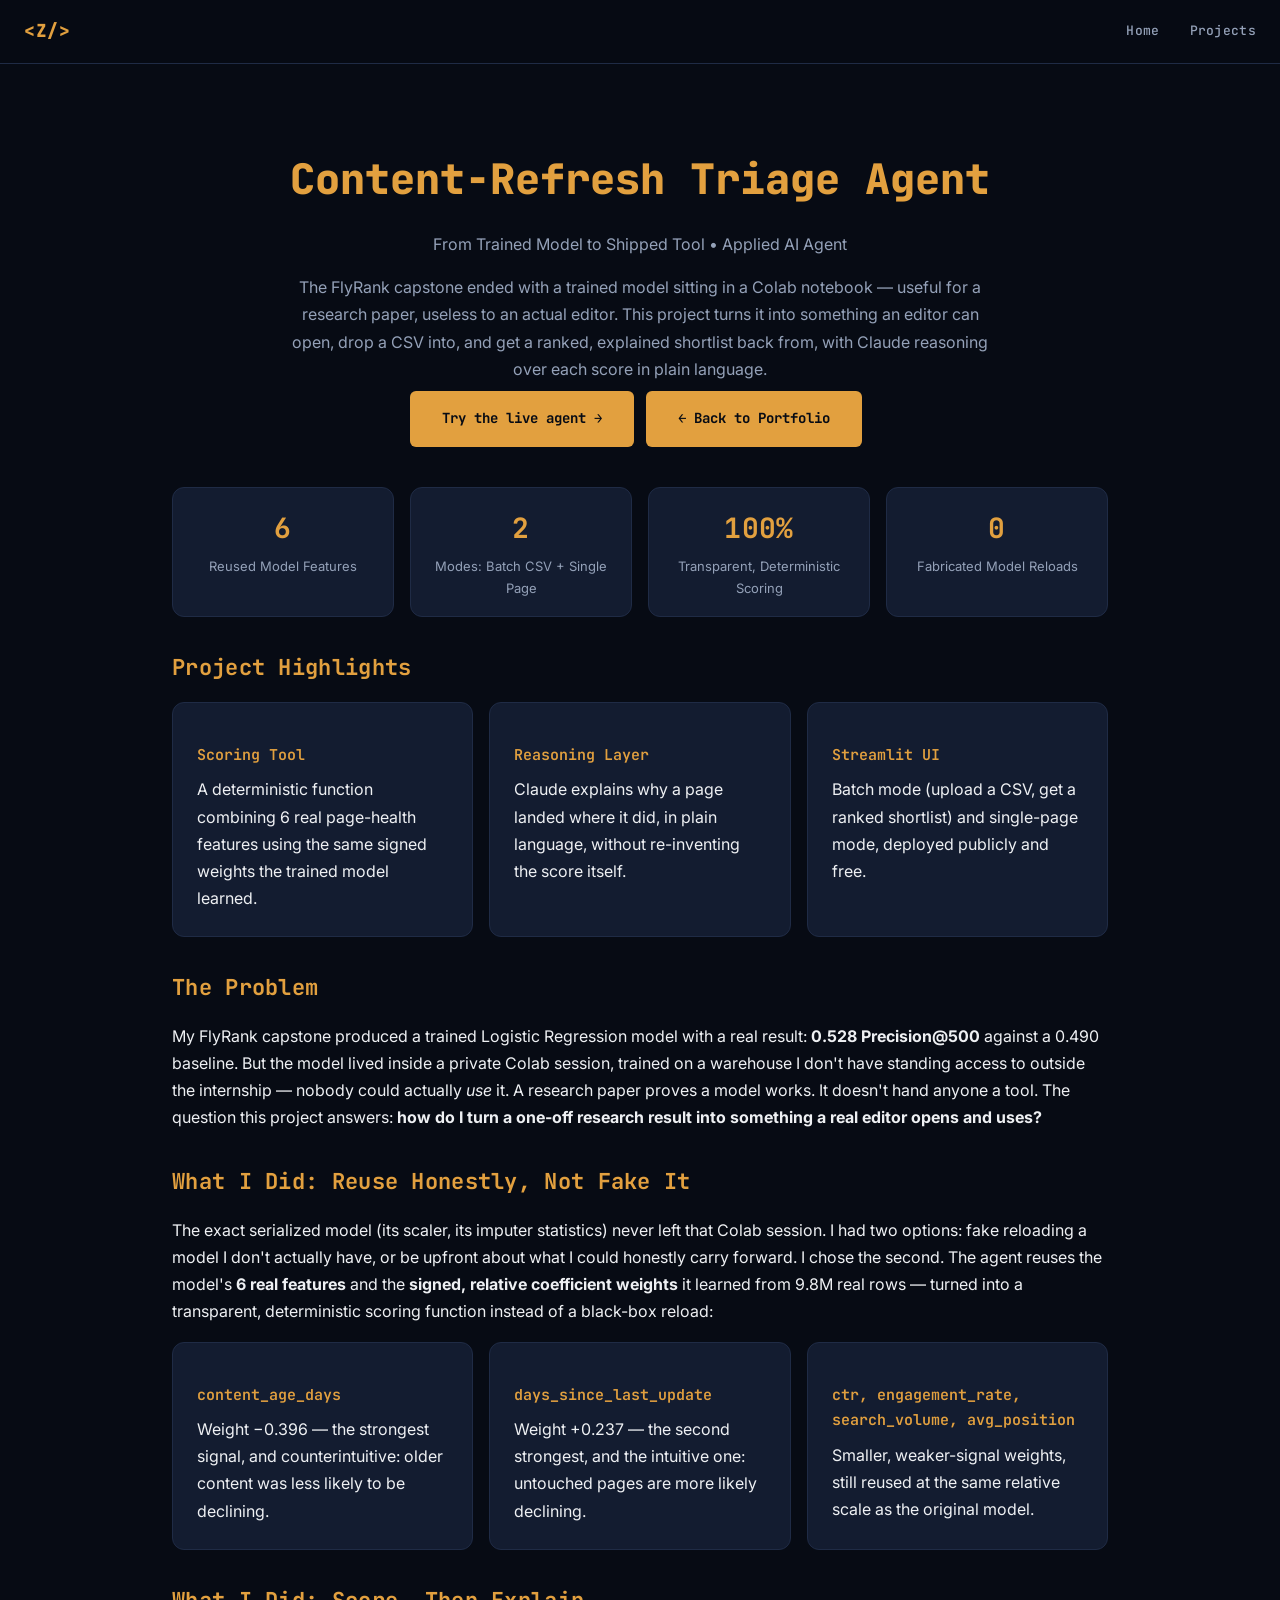
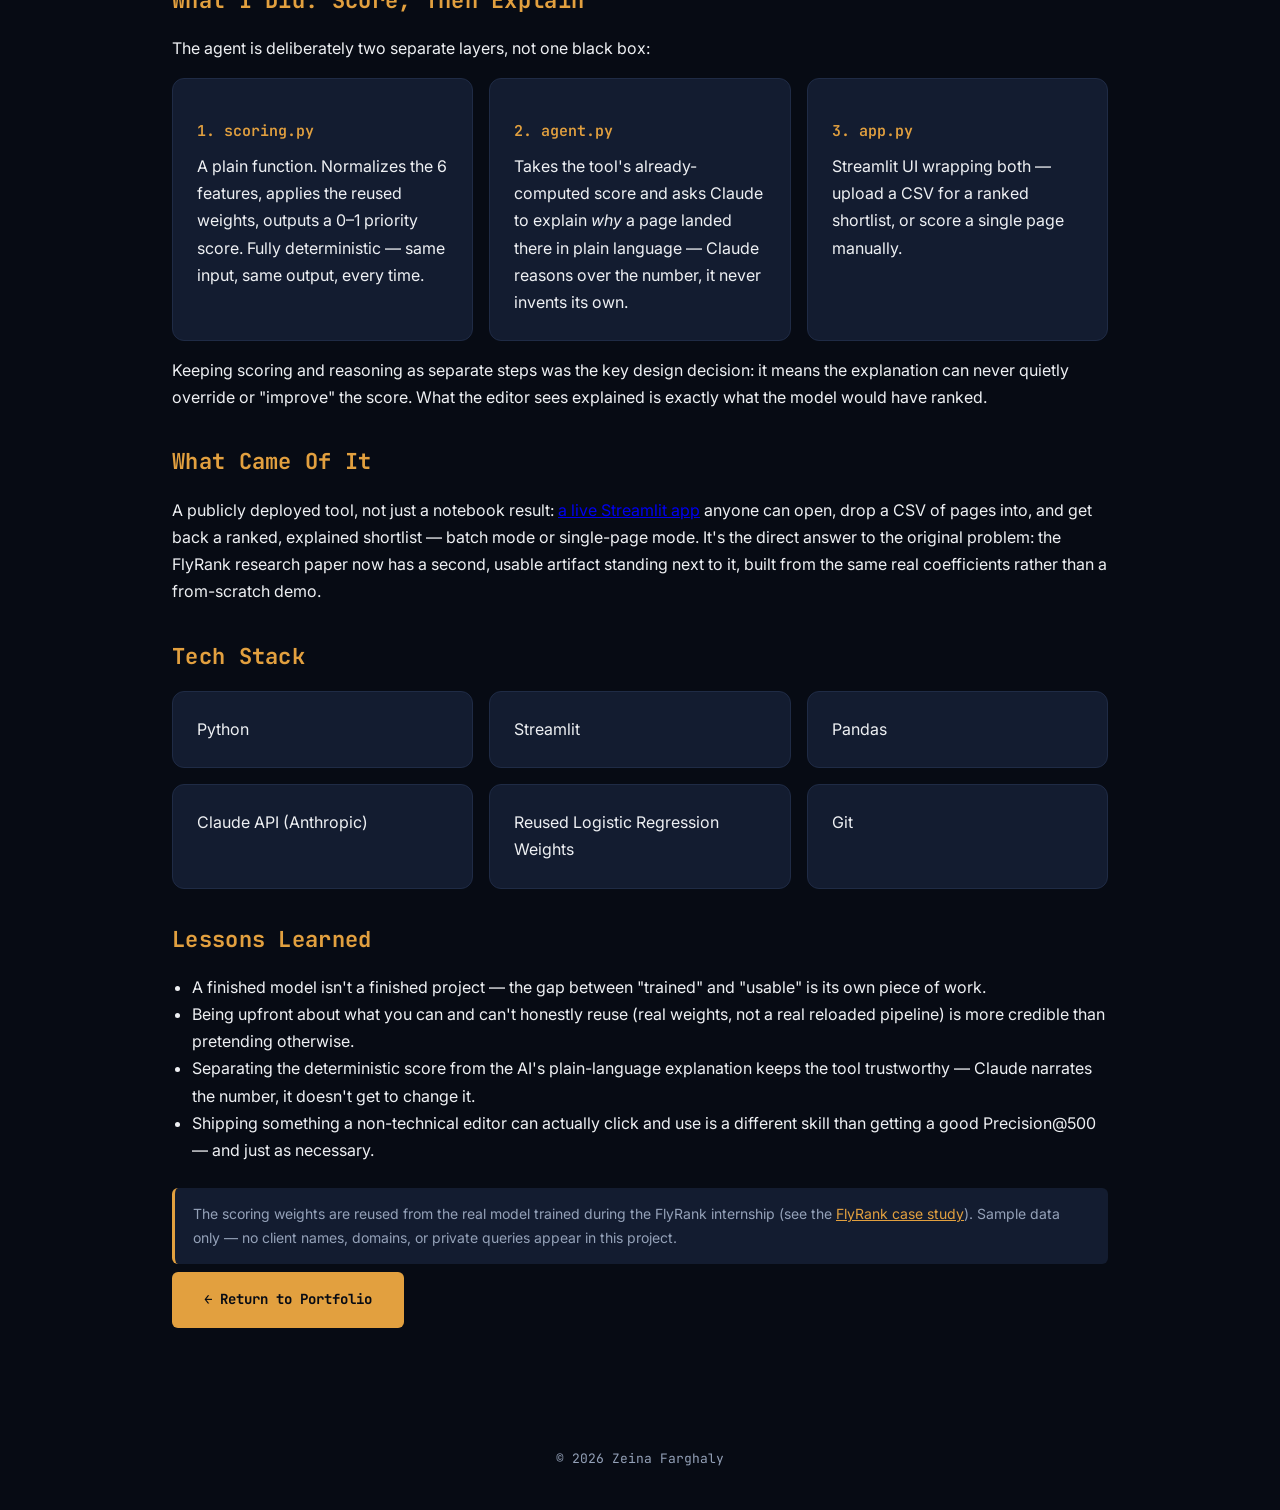
<file: case-triage-agent.html>
<!DOCTYPE html>
<html lang="en">
<head>
<meta charset="UTF-8">
<meta name="viewport" content="width=device-width, initial-scale=1.0">
<title>Content-Refresh Triage Agent — From Model to Shipped Tool | Zeina Farghaly</title>
<meta name="description" content="Case study: a deployed agent that reuses a real trained model's feature weights and adds Claude reasoning on top to explain triage calls in plain language.">
<link rel="canonical" href="https://zeina-farghaly.vercel.app/case-triage-agent.html">
<meta property="og:type" content="website">
<meta property="og:title" content="Content-Refresh Triage Agent — From Model to Shipped Tool | Zeina Farghaly">
<meta property="og:description" content="Case study: a deployed agent that reuses a real trained model's feature weights and adds Claude reasoning on top to explain triage calls in plain language.">
<meta property="og:url" content="https://zeina-farghaly.vercel.app/case-triage-agent.html">
<meta property="og:image" content="https://zeina-farghaly.vercel.app/assets/social-preview.png">
<meta name="twitter:card" content="summary_large_image">
<meta name="twitter:title" content="Content-Refresh Triage Agent — From Model to Shipped Tool | Zeina Farghaly">
<meta name="twitter:description" content="Case study: a deployed agent that reuses a real trained model's feature weights and adds Claude reasoning on top to explain triage calls in plain language.">
<meta name="twitter:image" content="https://zeina-farghaly.vercel.app/assets/social-preview.png">
<link rel="icon" type="image/x-icon" href="assets/favicon.ico">
<link rel="icon" type="image/png" sizes="32x32" href="assets/favicon-32.png">
<link rel="apple-touch-icon" href="assets/apple-touch-icon.png">
 
 
<link href="https://fonts.googleapis.com/css2?family=JetBrains+Mono:wght@400;500;700;800&family=Inter:wght@400;500;600&display=swap" rel="stylesheet">
 
<link rel="stylesheet" href="styles.css">
 
</head>
 
<body>
 
<nav>
    <a href="index.html" class="logo">&lt;Z/&gt;</a>
    <a href="index.html" class="link">Home</a>
    <a href="index.html#projects" class="link">Projects</a>
</nav>
 
<main>
 
<section class="hero">
 
<h1>Content-Refresh Triage Agent</h1>
 
<p>
From Trained Model to Shipped Tool • Applied AI Agent
</p>
 
<p>
The FlyRank capstone ended with a trained model sitting in a Colab notebook — useful for a research paper, useless to an actual editor. This project turns it into something an editor can open, drop a CSV into, and get a ranked, explained shortlist back from, with Claude reasoning over each score in plain language.
</p>
<a class="btn" href="https://portfolio-ytfzpjckqhpzz3fz3zv26t.streamlit.app/" target="_blank">
Try the live agent →
</a>
<a class="btn" href="index.html#projects">
← Back to Portfolio
</a>
 
</section>
 
<div class="stats">
 
<div class="stat">
<h2>6</h2>
<p>Reused Model Features</p>
</div>
 
<div class="stat">
<h2>2</h2>
<p>Modes: Batch CSV + Single Page</p>
</div>
 
<div class="stat">
<h2>100%</h2>
<p>Transparent, Deterministic Scoring</p>
</div>
 
<div class="stat">
<h2>0</h2>
<p>Fabricated Model Reloads</p>
</div>
 
</div>
 <h2>Project Highlights</h2>
 
<div class="cards">
 
<div class="card">
<h3>Scoring Tool</h3>
<p>A deterministic function combining 6 real page-health features using the same signed weights the trained model learned.</p>
</div>
 
<div class="card">
<h3>Reasoning Layer</h3>
<p>Claude explains why a page landed where it did, in plain language, without re-inventing the score itself.</p>
</div>
 
<div class="card">
<h3>Streamlit UI</h3>
<p>Batch mode (upload a CSV, get a ranked shortlist) and single-page mode, deployed publicly and free.</p>
</div>
 
</div>
 
<h2>The Problem</h2>
 
<p>
My FlyRank capstone produced a trained Logistic Regression model with a real result: <strong>0.528 Precision@500</strong> against a 0.490 baseline. But the model lived inside a private Colab session, trained on a warehouse I don't have standing access to outside the internship — nobody could actually <em>use</em> it. A research paper proves a model works. It doesn't hand anyone a tool. The question this project answers: <strong>how do I turn a one-off research result into something a real editor opens and uses?</strong>
</p>
 
<h2>What I Did: Reuse Honestly, Not Fake It</h2>
 
<p>
The exact serialized model (its scaler, its imputer statistics) never left that Colab session. I had two options: fake reloading a model I don't actually have, or be upfront about what I could honestly carry forward. I chose the second. The agent reuses the model's <strong>6 real features</strong> and the <strong>signed, relative coefficient weights</strong> it learned from 9.8M real rows — turned into a transparent, deterministic scoring function instead of a black-box reload:
</p>
 
<div class="cards">
 
<div class="card">
<h3>content_age_days</h3>
<p>Weight −0.396 — the strongest signal, and counterintuitive: older content was less likely to be declining.</p>
</div>
 
<div class="card">
<h3>days_since_last_update</h3>
<p>Weight +0.237 — the second strongest, and the intuitive one: untouched pages are more likely declining.</p>
</div>
 
<div class="card">
<h3>ctr, engagement_rate, search_volume, avg_position</h3>
<p>Smaller, weaker-signal weights, still reused at the same relative scale as the original model.</p>
</div>
 
</div>
 
<h2>What I Did: Score, Then Explain</h2>
 
<p>
The agent is deliberately two separate layers, not one black box:
</p>
 
<div class="cards">
 
<div class="card">
<h3>1. scoring.py</h3>
<p>A plain function. Normalizes the 6 features, applies the reused weights, outputs a 0–1 priority score. Fully deterministic — same input, same output, every time.</p>
</div>
 
<div class="card">
<h3>2. agent.py</h3>
<p>Takes the tool's already-computed score and asks Claude to explain <em>why</em> a page landed there in plain language — Claude reasons over the number, it never invents its own.</p>
</div>
 
<div class="card">
<h3>3. app.py</h3>
<p>Streamlit UI wrapping both — upload a CSV for a ranked shortlist, or score a single page manually.</p>
</div>
 
</div>
 
<p style="margin-top:16px">
Keeping scoring and reasoning as separate steps was the key design decision: it means the explanation can never quietly override or "improve" the score. What the editor sees explained is exactly what the model would have ranked.
</p>
 
<h2>What Came Of It</h2>
 
<p>
A publicly deployed tool, not just a notebook result: <a href="https://portfolio-ytfzpjckqhpzz3fz3zv26t.streamlit.app/" target="_blank">a live Streamlit app</a> anyone can open, drop a CSV of pages into, and get back a ranked, explained shortlist — batch mode or single-page mode. It's the direct answer to the original problem: the FlyRank research paper now has a second, usable artifact standing next to it, built from the same real coefficients rather than a from-scratch demo.
</p>
 
<h2>Tech Stack</h2>
 
<div class="cards">
<div class="card">Python</div>
<div class="card">Streamlit</div>
<div class="card">Pandas</div>
<div class="card">Claude API (Anthropic)</div>
<div class="card">Reused Logistic Regression Weights</div>
<div class="card">Git</div>
</div>
 
<h2>Lessons Learned</h2>
 
<ul>
<li>A finished model isn't a finished project — the gap between "trained" and "usable" is its own piece of work.</li>
<li>Being upfront about what you can and can't honestly reuse (real weights, not a real reloaded pipeline) is more credible than pretending otherwise.</li>
<li>Separating the deterministic score from the AI's plain-language explanation keeps the tool trustworthy — Claude narrates the number, it doesn't get to change it.</li>
<li>Shipping something a non-technical editor can actually click and use is a different skill than getting a good Precision@500 — and just as necessary.</li>
</ul>
 
<div class="note">
The scoring weights are reused from the real model trained during the FlyRank internship (see the <a href="case-flyrank.html" style="color:#e2a03f">FlyRank case study</a>). Sample data only — no client names, domains, or private queries appear in this project.
</div>
 
<a class="btn" href="index.html#projects">
← Return to Portfolio
</a>
 
</main>
 
<footer>
© 2026 Zeina Farghaly
</footer>
 
</body>
</html>
</file>
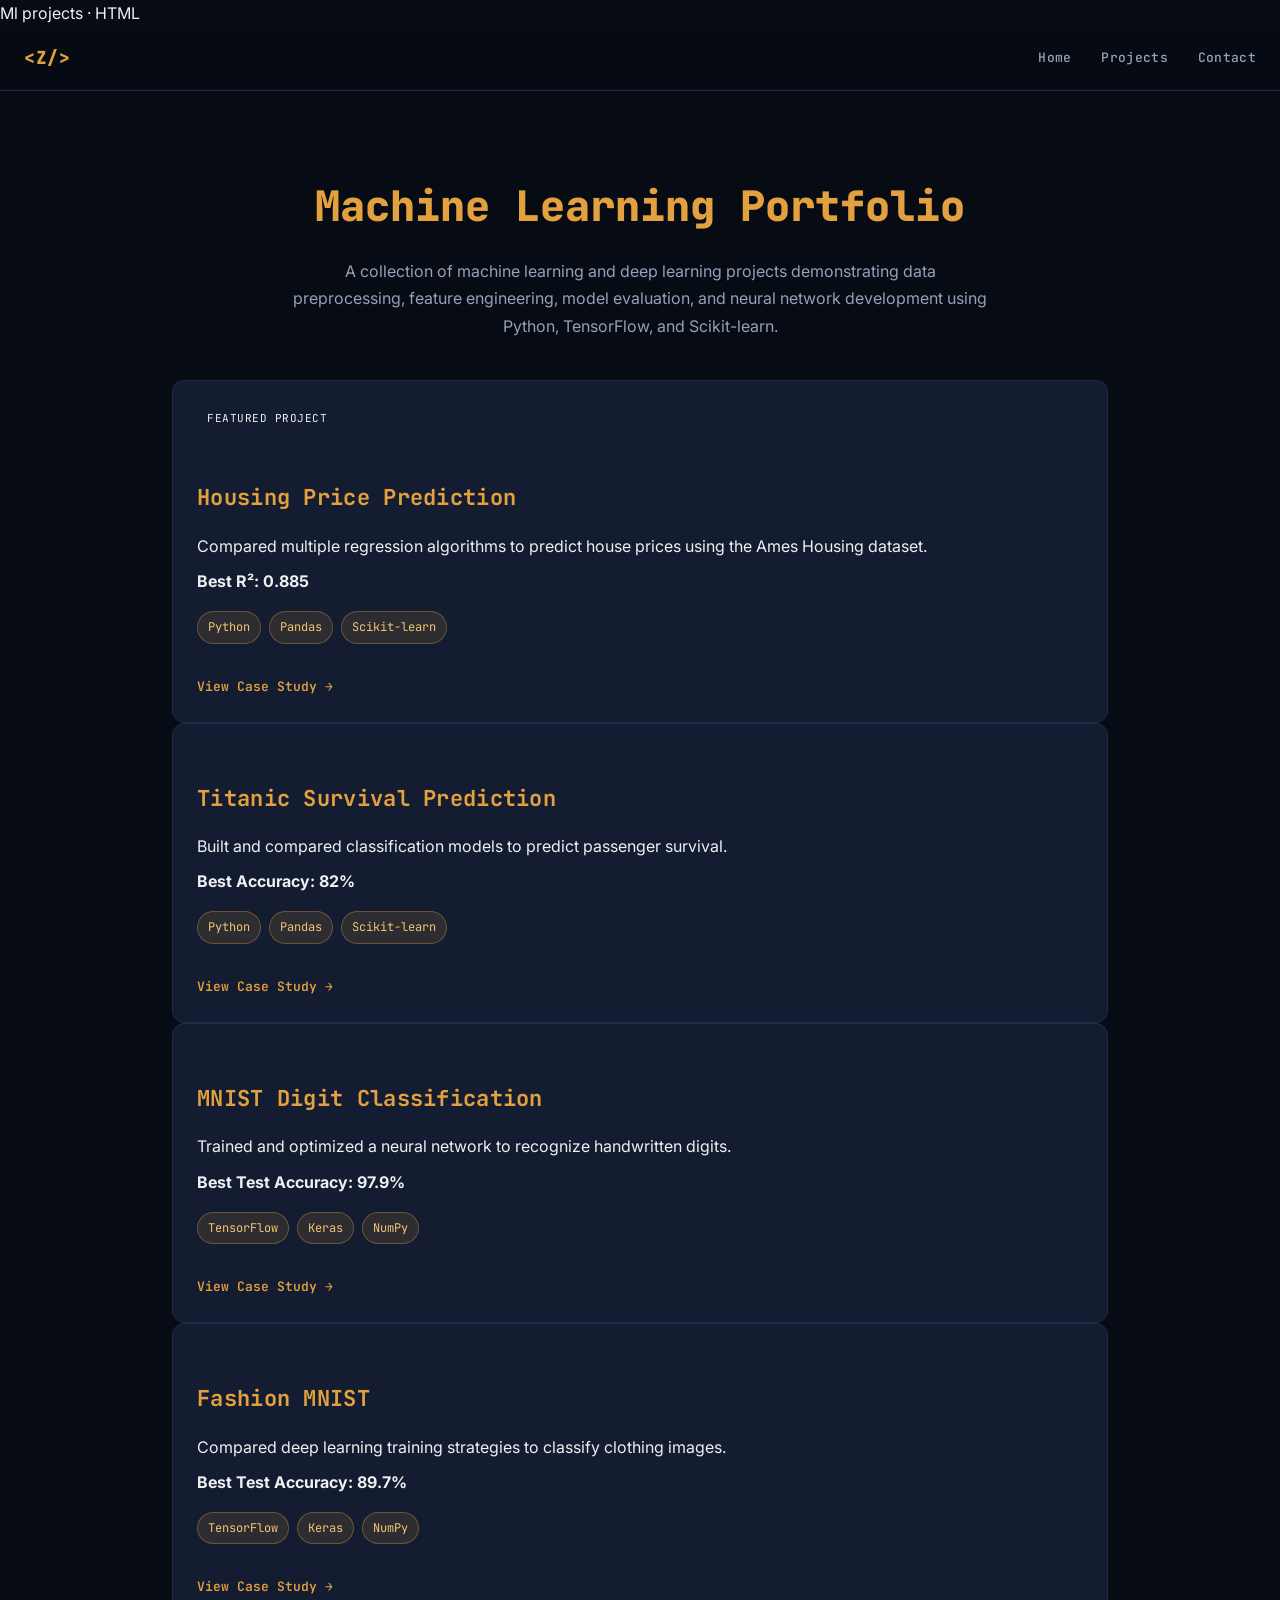
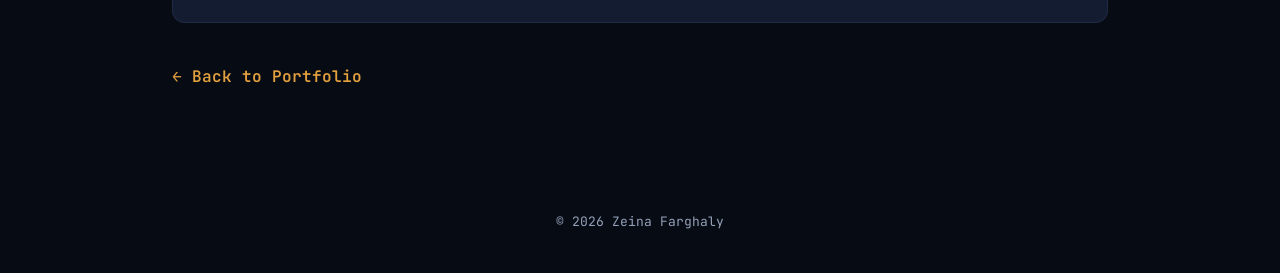
<file: ml-projects.html>
Ml projects · HTML
<!DOCTYPE html>
<html lang="en">
<head>
<meta charset="UTF-8">
<meta name="viewport" content="width=device-width, initial-scale=1.0">
<title>Machine Learning Portfolio | Zeina Farghaly</title>
<meta name="description" content="A collection of Zeina Farghaly's deployed machine learning projects: housing price prediction, Titanic survival classification, MNIST digit recognition, and Fashion-MNIST classification.">
<link rel="canonical" href="https://zeina-farghaly.vercel.app/ml-projects.html">
<meta property="og:type" content="website">
<meta property="og:title" content="Machine Learning Portfolio | Zeina Farghaly">
<meta property="og:description" content="A collection of Zeina Farghaly's deployed machine learning projects: housing price prediction, Titanic survival classification, MNIST digit recognition, and Fashion-MNIST classification.">
<meta property="og:url" content="https://zeina-farghaly.vercel.app/ml-projects.html">
<meta property="og:image" content="https://zeina-farghaly.vercel.app/assets/social-preview.png">
<meta name="twitter:card" content="summary_large_image">
<meta name="twitter:title" content="Machine Learning Portfolio | Zeina Farghaly">
<meta name="twitter:description" content="A collection of Zeina Farghaly's deployed machine learning projects: housing price prediction, Titanic survival classification, MNIST digit recognition, and Fashion-MNIST classification.">
<meta name="twitter:image" content="https://zeina-farghaly.vercel.app/assets/social-preview.png">
<link rel="icon" type="image/x-icon" href="assets/favicon.ico">
<link rel="icon" type="image/png" sizes="32x32" href="assets/favicon-32.png">
<link rel="apple-touch-icon" href="assets/apple-touch-icon.png">
 
<link href="https://fonts.googleapis.com/css2?family=JetBrains+Mono:wght@400;500;700;800&family=Inter:wght@400;500;600&display=swap" rel="stylesheet">
<link rel="stylesheet" href="styles.css">
</head>
<body>
<nav>
    <a href="index.html" class="logo">&lt;Z/&gt;</a>
    <a href="index.html" class="link">Home</a>
    <a href="index.html#projects" class="link">Projects</a>
    <a href="index.html#contact" class="link">Contact</a>
</nav>
<main>
<section class="hero">
<h1>Machine Learning Portfolio</h1>
<p>
A collection of machine learning and deep learning projects demonstrating
data preprocessing, feature engineering, model evaluation, and neural
network development using Python, TensorFlow, and Scikit-learn.
</p>
</section>
 
<div class="projects">
 
<a class="card" href="ai-ml/case-housing.html">
<span class="tag">Featured Project</span>
<h2>Housing Price Prediction</h2>
<p>
Compared multiple regression algorithms to predict house prices using the Ames Housing dataset.
</p>
<div class="metric">Best R²: <strong>0.885</strong></div>
<div class="tech-stack">
<span>Python</span>
<span>Pandas</span>
<span>Scikit-learn</span>
</div>
<div class="cta">View Case Study →</div>
</a>
 
<a class="card" href="ai-ml/case-titanic.html">
<h2>Titanic Survival Prediction</h2>
<p>
Built and compared classification models to predict passenger survival.
</p>
<div class="metric">Best Accuracy: <strong>82%</strong></div>
<div class="tech-stack">
<span>Python</span>
<span>Pandas</span>
<span>Scikit-learn</span>
</div>
<div class="cta">View Case Study →</div>
</a>
 
<a class="card" href="ai-ml/case-mnist.html">
<h2>MNIST Digit Classification</h2>
<p>
Trained and optimized a neural network to recognize handwritten digits.
</p>
<div class="metric">Best Test Accuracy: <strong>97.9%</strong></div>
<div class="tech-stack">
<span>TensorFlow</span>
<span>Keras</span>
<span>NumPy</span>
</div>
<div class="cta">View Case Study →</div>
</a>
 
<a class="card" href="ai-ml/case-fashion.html">
<h2>Fashion MNIST</h2>
<p>
Compared deep learning training strategies to classify clothing images.
</p>
<div class="metric">Best Test Accuracy: <strong>89.7%</strong></div>
<div class="tech-stack">
<span>TensorFlow</span>
<span>Keras</span>
<span>NumPy</span>
</div>
<div class="cta">View Case Study →</div>
</a>
 
</div>
 
<a class="back" href="index.html#projects">← Back to Portfolio</a>
</main>
<footer>
© 2026 Zeina Farghaly
</footer>
</body>
</html>
</file>
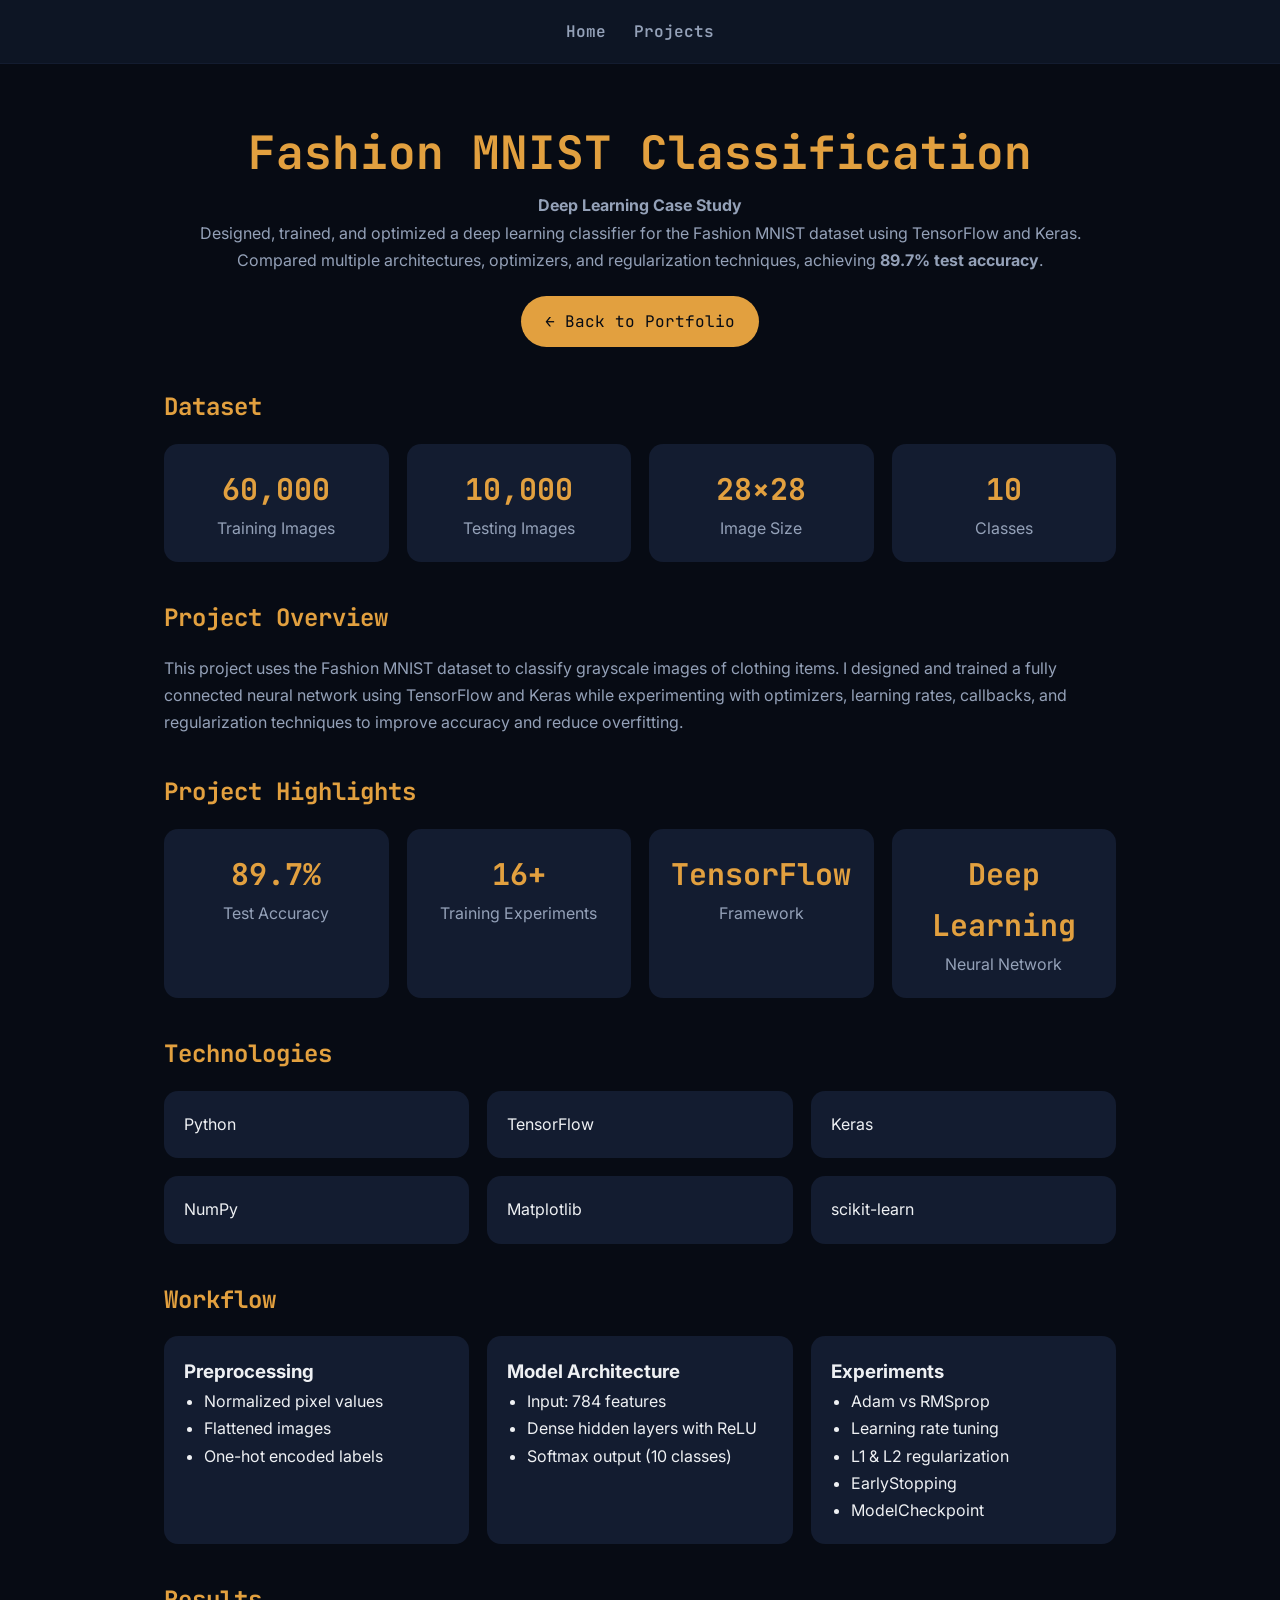
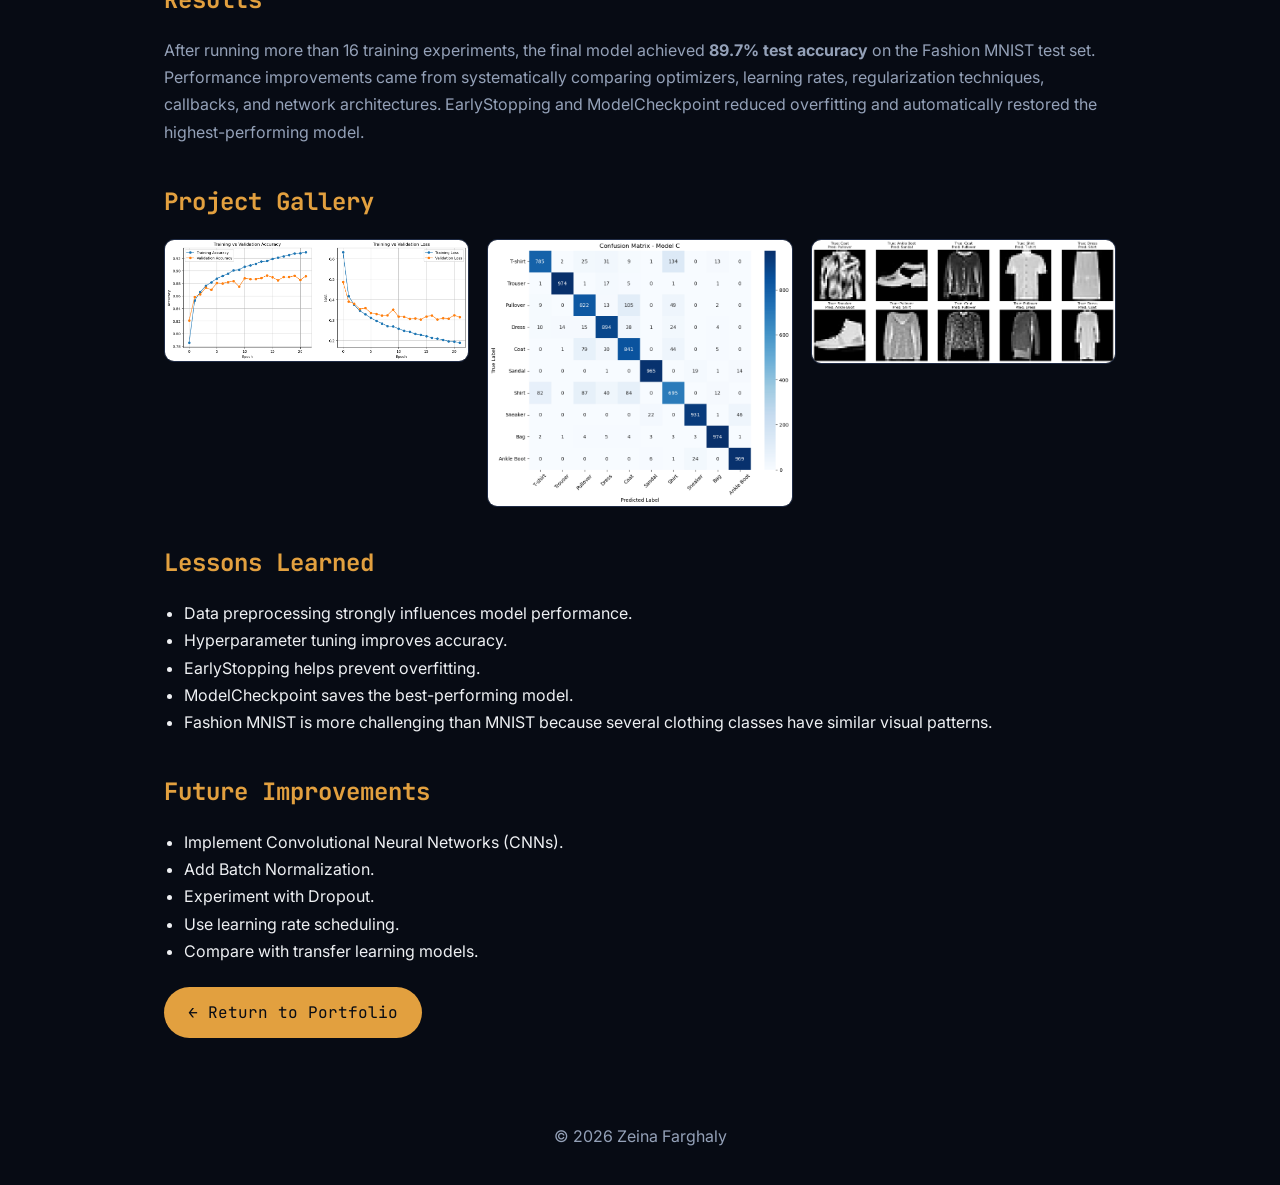
<file: ai-ml/case-fashion.html>
<!doctype html>
<html lang="en">
  <head>
    <meta charset="UTF-8" />
    <meta name="viewport" content="width=device-width,initial-scale=1" />
    <title>Fashion MNIST Classification | Zeina Farghaly</title>
    <meta
      name="description"
      content="Case study: a convolutional neural network trained to classify Fashion-MNIST clothing images, with training curves and confusion matrix analysis."
    />
    <link
      rel="canonical"
      href="https://portfolio-tan-psi-79.vercel.app/ai-ml/case-fashion.html"
    />
    <meta property="og:type" content="website" />
    <meta
      property="og:title"
      content="Fashion MNIST Classification | Zeina Farghaly"
    />
    <meta
      property="og:description"
      content="Case study: a convolutional neural network trained to classify Fashion-MNIST clothing images, with training curves and confusion matrix analysis."
    />
    <meta
      property="og:url"
      content="https://portfolio-tan-psi-79.vercel.app/ai-ml/case-fashion.html"
    />
    <meta
      property="og:image"
      content="https://portfolio-tan-psi-79.vercel.app/assets/social-preview.png"
    />
    <meta name="twitter:card" content="summary_large_image" />
    <meta
      name="twitter:title"
      content="Fashion MNIST Classification | Zeina Farghaly"
    />
    <meta
      name="twitter:description"
      content="Case study: a convolutional neural network trained to classify Fashion-MNIST clothing images, with training curves and confusion matrix analysis."
    />
    <meta
      name="twitter:image"
      content="https://portfolio-tan-psi-79.vercel.app/assets/social-preview.png"
    />
    <link rel="icon" type="image/x-icon" href="../assets/favicon.ico" />
    <link
      rel="icon"
      type="image/png"
      sizes="32x32"
      href="../assets/favicon-32.png"
    />
    <link rel="apple-touch-icon" href="../assets/apple-touch-icon.png" />

    <link
      href="https://fonts.googleapis.com/css2?family=JetBrains+Mono:wght@400;500;700;800&family=Inter:wght@400;500;600&display=swap"
      rel="stylesheet"
    />
    <style>
      * {
        margin: 0;
        padding: 0;
        box-sizing: border-box;
        font-family: "Inter", sans-serif;
      }
      body {
        background: #070b14;
        color:#eef0f3;
        line-height: 1.7;
      }
      nav {
        position: sticky;
        top: 0;
        background: #0d1524;
        border-bottom: 1px solid #131c30;
        padding: 18px;
        display: flex;
        justify-content: center;
        gap: 28px;
      }
      nav a {
        color: #94a1b8;
        text-decoration: none;
        font-weight: 600;
      }
      nav a:hover {
        color: #e2a03f;
      }
      main {
        max-width: 1000px;
        margin: auto;
        padding: 50px 24px;
      }
      .hero {
        text-align: center;
        margin-bottom: 40px;
      }
      h1 {
        font-size: 46px;
        color: #e2a03f;
      }
      h2 {
        color: #e2a03f;
        margin: 36px 0 16px;
      }
      p {
        color: #94a1b8;
      }
      .stats,
      .grid,
      .gallery {
        display: grid;
        gap: 18px;
      }
      .stats {
        grid-template-columns: repeat(auto-fit, minmax(180px, 1fr));
      }
      .grid {
        grid-template-columns: repeat(auto-fit, minmax(240px, 1fr));
      }
      .card,
      .stat {
        background: #131c30;
        padding: 20px;
        border-radius: 14px;
      }
      .stat {
        text-align: center;
      }
      .stat h3 {
        font-size: 30px;
        color: #e2a03f;
      }
      .gallery {
        grid-template-columns: repeat(auto-fit, minmax(280px, 1fr));
      }
      .gallery img {
        width: 100%;
        height: auto;
        border-radius: 10px;
        border: 1px solid #1f2b45;
      }
      .btn {
        display: inline-block;
        margin-top: 22px;
        background: #e2a03f;
        color: #070b14;
        text-decoration: none;
        padding: 12px 24px;
        border-radius: 30px;
      }
      ul {
        padding-left: 20px;
      }
      footer {
        text-align: center;
        padding: 35px;
        color: #94a1b8;
      }
      h1,
      h2,
      nav a,
      .stat h3,
      .btn {
        font-family: "JetBrains Mono", monospace;
      }
    </style>
  </head>
  <body>
    <nav>
      <a href="../index.html">Home</a
      ><a href="../index.html#projects">Projects</a>
    </nav>
    <main>
      <section class="hero">
        <h1>Fashion MNIST Classification</h1>
        <p><strong>Deep Learning Case Study</strong></p>
        <p>
          Designed, trained, and optimized a deep learning classifier for the
          Fashion MNIST dataset using TensorFlow and Keras. Compared multiple
          architectures, optimizers, and regularization techniques, achieving
          <strong>89.7% test accuracy</strong>.
        </p>
        <a class="btn" href="../index.html#projects">← Back to Portfolio</a>
      </section>

      <h2>Dataset</h2>
      <div class="stats">
        <div class="stat">
          <h3>60,000</h3>
          <p>Training Images</p>
        </div>
        <div class="stat">
          <h3>10,000</h3>
          <p>Testing Images</p>
        </div>
        <div class="stat">
          <h3>28×28</h3>
          <p>Image Size</p>
        </div>
        <div class="stat">
          <h3>10</h3>
          <p>Classes</p>
        </div>
      </div>

      <h2>Project Overview</h2>
      <p>
        This project uses the Fashion MNIST dataset to classify grayscale images
        of clothing items. I designed and trained a fully connected neural
        network using TensorFlow and Keras while experimenting with optimizers,
        learning rates, callbacks, and regularization techniques to improve
        accuracy and reduce overfitting.
      </p>

      <h2>Project Highlights</h2>

      <div class="stats">
        <div class="stat">
          <h3>89.7%</h3>
          <p>Test Accuracy</p>
        </div>

        <div class="stat">
          <h3>16+</h3>
          <p>Training Experiments</p>
        </div>

        <div class="stat">
          <h3>TensorFlow</h3>
          <p>Framework</p>
        </div>

        <div class="stat">
          <h3>Deep Learning</h3>
          <p>Neural Network</p>
        </div>
      </div>

      <h2>Technologies</h2>
      <div class="grid">
        <div class="card">Python</div>
        <div class="card">TensorFlow</div>
        <div class="card">Keras</div>
        <div class="card">NumPy</div>
        <div class="card">Matplotlib</div>
        <div class="card">scikit-learn</div>
      </div>

      <h2>Workflow</h2>
      <div class="grid">
        <div class="card">
          <h3>Preprocessing</h3>
          <ul>
            <li>Normalized pixel values</li>
            <li>Flattened images</li>
            <li>One-hot encoded labels</li>
          </ul>
        </div>
        <div class="card">
          <h3>Model Architecture</h3>
          <ul>
            <li>Input: 784 features</li>
            <li>Dense hidden layers with ReLU</li>
            <li>Softmax output (10 classes)</li>
          </ul>
        </div>
        <div class="card">
          <h3>Experiments</h3>
          <ul>
            <li>Adam vs RMSprop</li>
            <li>Learning rate tuning</li>
            <li>L1 & L2 regularization</li>
            <li>EarlyStopping</li>
            <li>ModelCheckpoint</li>
          </ul>
        </div>
      </div>

      <h2>Results</h2>
      <p>
        After running more than 16 training experiments, the final model
        achieved
        <strong>89.7% test accuracy</strong> on the Fashion MNIST test set.
        Performance improvements came from systematically comparing optimizers,
        learning rates, regularization techniques, callbacks, and network
        architectures. EarlyStopping and ModelCheckpoint reduced overfitting and
        automatically restored the highest-performing model.
      </p>
      <h2>Project Gallery</h2>
      <div class="gallery">
        <img
          loading="lazy"
          src="../assets/fashion-training.png"
          alt="Model C training vs validation accuracy and loss"
        />
        <img
          loading="lazy"
          src="../assets/fashion-confusion.png"
          alt="Confusion matrix across the 10 clothing classes"
        />
        <img
          loading="lazy"
          src="../assets/fashion-predictions.png"
          alt="Sample misclassified images with true vs predicted labels"
        />
      </div>

      <h2>Lessons Learned</h2>
      <ul>
        <li>Data preprocessing strongly influences model performance.</li>
        <li>Hyperparameter tuning improves accuracy.</li>
        <li>EarlyStopping helps prevent overfitting.</li>
        <li>ModelCheckpoint saves the best-performing model.</li>
        <li>
          Fashion MNIST is more challenging than MNIST because several clothing
          classes have similar visual patterns.
        </li>
      </ul>

      <h2>Future Improvements</h2>
      <ul>
        <li>Implement Convolutional Neural Networks (CNNs).</li>
        <li>Add Batch Normalization.</li>
        <li>Experiment with Dropout.</li>
        <li>Use learning rate scheduling.</li>
        <li>Compare with transfer learning models.</li>
      </ul>

      <a class="btn" href="../index.html#projects">← Return to Portfolio</a>
    </main>
    <footer>© 2026 Zeina Farghaly</footer>
  </body>
</html>
</file>
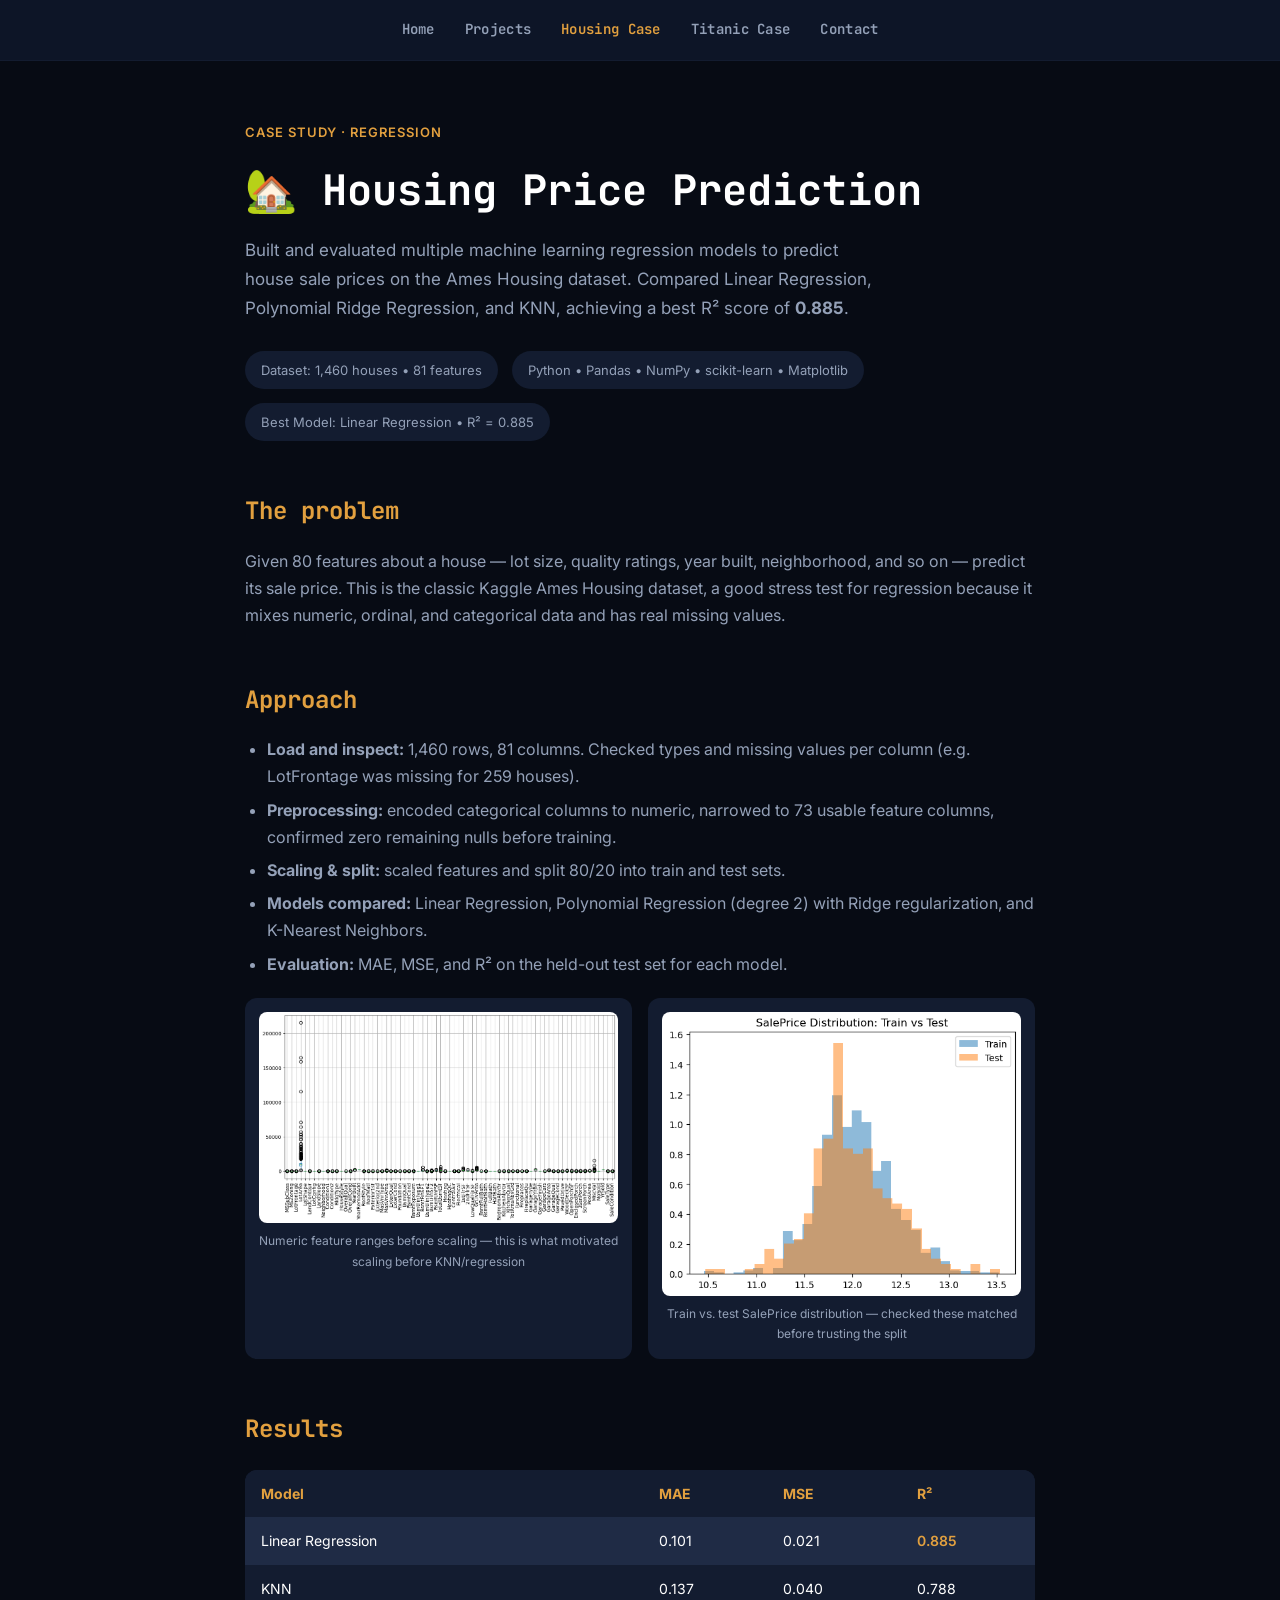
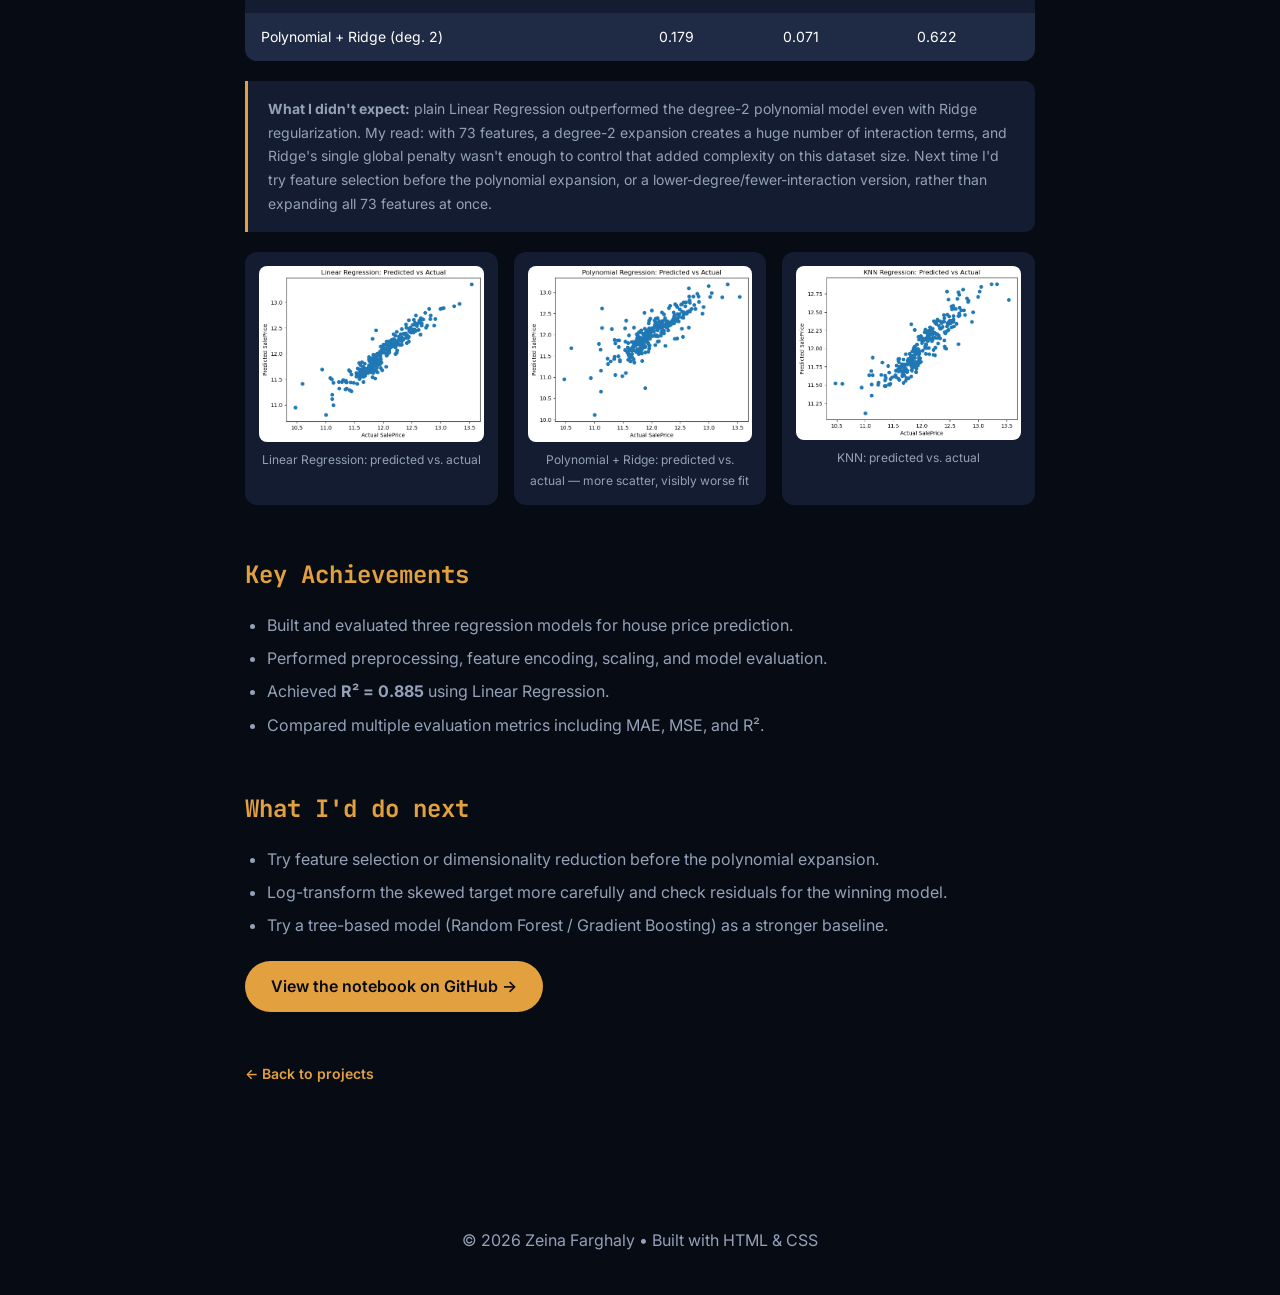
<file: ai-ml/case-housing.html>
<!doctype html>
<html lang="en">
  <head>
    <meta charset="UTF-8" />
    <meta name="viewport" content="width=device-width, initial-scale=1.0" />
    <title>Housing Price Prediction | Zeina Farghaly</title>
    <meta
      name="description"
      content="Case study: predicting Ames housing prices with Linear Regression, Polynomial Ridge, and KNN, including feature scaling and model comparison."
    />
    <link
      rel="canonical"
      href="https://portfolio-tan-psi-79.vercel.app/ai-ml/case-housing.html"
    />
    <meta property="og:type" content="website" />
    <meta
      property="og:title"
      content="Housing Price Prediction | Zeina Farghaly"
    />
    <meta
      property="og:description"
      content="Case study: predicting Ames housing prices with Linear Regression, Polynomial Ridge, and KNN, including feature scaling and model comparison."
    />
    <meta
      property="og:url"
      content="https://portfolio-tan-psi-79.vercel.app/ai-ml/case-housing.html"
    />
    <meta
      property="og:image"
      content="https://portfolio-tan-psi-79.vercel.app/assets/social-preview.png"
    />
    <meta name="twitter:card" content="summary_large_image" />
    <meta
      name="twitter:title"
      content="Housing Price Prediction | Zeina Farghaly"
    />
    <meta
      name="twitter:description"
      content="Case study: predicting Ames housing prices with Linear Regression, Polynomial Ridge, and KNN, including feature scaling and model comparison."
    />
    <meta
      name="twitter:image"
      content="https://portfolio-tan-psi-79.vercel.app/assets/social-preview.png"
    />
    <link rel="icon" type="image/x-icon" href="../assets/favicon.ico" />
    <link
      rel="icon"
      type="image/png"
      sizes="32x32"
      href="../assets/favicon-32.png"
    />
    <link rel="apple-touch-icon" href="../assets/apple-touch-icon.png" />

    <link
      href="https://fonts.googleapis.com/css2?family=JetBrains+Mono:wght@400;500;700;800&family=Inter:wght@400;500;600&display=swap"
      rel="stylesheet"
    />
    <style>
      * {
        margin: 0;
        padding: 0;
        box-sizing: border-box;
        font-family: "Inter", sans-serif;
      }
      body {
        background: #070b14;
        color: white;
        line-height: 1.7;
      }
      nav {
        position: sticky;
        top: 0;
        z-index: 100;
        background: rgba(15, 23, 42, 0.92);
        backdrop-filter: blur(8px);
        border-bottom: 1px solid #131c30;
        display: flex;
        justify-content: center;
        gap: 30px;
        padding: 18px 20px;
        flex-wrap: wrap;
      }
      nav a {
        color: #94a1b8;
        text-decoration: none;
        font-size: 14px;
        font-weight: 600;
        letter-spacing: 0.3px;
        transition: 0.2s;
      }
      nav a:hover,
      nav a.active {
        color: #e2a03f;
      }
      main {
        max-width: 850px;
        margin: auto;
        padding: 60px 30px 100px;
      }
      .eyebrow {
        color: #e2a03f;
        font-weight: 600;
        font-size: 13px;
        letter-spacing: 1px;
        text-transform: uppercase;
      }
      h1 {
        font-size: 42px;
        margin: 12px 0 10px;
      }
      .subtitle {
        color: #94a1b8;
        font-size: 17px;
        max-width: 640px;
      }
      .meta-row {
        display: flex;
        gap: 14px;
        flex-wrap: wrap;
        margin: 28px 0 10px;
      }
      .meta-row span {
        background: #131c30;
        padding: 8px 16px;
        border-radius: 20px;
        font-size: 13px;
        color: #94a1b8;
      }
      h2 {
        color: #e2a03f;
        margin: 50px 0 16px;
        font-size: 24px;
      }
      p {
        color: #94a1b8;
        margin-bottom: 14px;
      }
      ul {
        color: #94a1b8;
        margin: 0 0 14px 22px;
      }
      li {
        margin-bottom: 6px;
      }
      .results-table {
        width: 100%;
        border-collapse: collapse;
        margin: 20px 0;
        background: #131c30;
        border-radius: 12px;
        overflow: hidden;
      }
      .results-table th,
      .results-table td {
        padding: 12px 16px;
        text-align: left;
        font-size: 14px;
      }
      .results-table th {
        background: #131c30;
        color: #e2a03f;
      }
      .results-table tr:nth-child(even) {
        background: #1f2b45;
      }
      .results-table td.best {
        color: #e2a03f;
        font-weight: 600;
      }
      .gallery {
        display: grid;
        grid-template-columns: repeat(auto-fit, minmax(240px, 1fr));
        gap: 16px;
        margin: 20px 0;
      }
      .gallery figure {
        background: #131c30;
        border-radius: 12px;
        padding: 14px;
        margin: 0;
      }
      .gallery img {
        width: 100%;
        height: auto;
        border-radius: 8px;
        display: block;
        background: white;
      }
      .gallery figcaption {
        color: #94a1b8;
        font-size: 12px;
        margin-top: 8px;
        text-align: center;
      }
      .callout {
        background: #131c30;
        border-left: 3px solid #e2a03f;
        padding: 16px 20px;
        border-radius: 0 10px 10px 0;
        margin: 20px 0;
        color: #94a1b8;
        font-size: 14px;
      }
      .back-cta {
        display: inline-block;
        margin-top: 50px;
        color: #e2a03f;
        text-decoration: none;
        font-weight: 600;
        font-size: 14px;
      }
      .repo-btn {
        display: inline-block;
        margin-top: 8px;
        color: #070b14;
        background: #e2a03f;
        padding: 12px 26px;
        border-radius: 30px;
        text-decoration: none;
        font-weight: 600;
        transition: 0.3s;
      }
      .repo-btn:hover {
        background: #f2c572;
      }
      footer {
        text-align: center;
        padding: 40px;
        color: #94a1b8;
      }
      h1,
      h2,
      nav a,
      .stat h3,
      .btn {
        font-family: "JetBrains Mono", monospace;
      }
    </style>
  </head>
  <body>
    <nav>
      <a href="../index.html">Home</a>
      <a href="../index.html#projects">Projects</a>
      <a href="case-housing.html" class="active">Housing Case</a>
      <a href="case-titanic.html">Titanic Case</a>
      <a href="../index.html#contact">Contact</a>
    </nav>

    <main>
      <div class="eyebrow">Case Study · Regression</div>
      <h1>🏡 Housing Price Prediction</h1>
      <p class="subtitle">
        Built and evaluated multiple machine learning regression models to
        predict house sale prices on the Ames Housing dataset. Compared Linear
        Regression, Polynomial Ridge Regression, and KNN, achieving a best R²
        score of <strong>0.885</strong>.
      </p>
      <div class="meta-row">
        <span>Dataset: 1,460 houses • 81 features</span>
        <span>Python • Pandas • NumPy • scikit-learn • Matplotlib</span>
        <span>Best Model: Linear Regression • R² = 0.885</span>
      </div>

      <h2>The problem</h2>
      <p>
        Given 80 features about a house — lot size, quality ratings, year built,
        neighborhood, and so on — predict its sale price. This is the classic
        Kaggle Ames Housing dataset, a good stress test for regression because
        it mixes numeric, ordinal, and categorical data and has real missing
        values.
      </p>

      <h2>Approach</h2>
      <ul>
        <li>
          <b>Load and inspect:</b> 1,460 rows, 81 columns. Checked types and
          missing values per column (e.g. <code>LotFrontage</code> was missing
          for 259 houses).
        </li>
        <li>
          <b>Preprocessing:</b> encoded categorical columns to numeric, narrowed
          to 73 usable feature columns, confirmed zero remaining nulls before
          training.
        </li>
        <li>
          <b>Scaling &amp; split:</b> scaled features and split 80/20 into train
          and test sets.
        </li>
        <li>
          <b>Models compared:</b> Linear Regression, Polynomial Regression
          (degree 2) with Ridge regularization, and K-Nearest Neighbors.
        </li>
        <li>
          <b>Evaluation:</b> MAE, MSE, and R² on the held-out test set for each
          model.
        </li>
      </ul>

      <div class="gallery">
        <figure>
          <img
            loading="lazy"
            src="../assets/housing_1.png"
            alt="Boxplot of numeric feature ranges before scaling"
          />
          <figcaption>
            Numeric feature ranges before scaling — this is what motivated
            scaling before KNN/regression
          </figcaption>
        </figure>
        <figure>
          <img
            loading="lazy"
            src="../assets/housing_2.png"
            alt="Train vs test target distribution"
          />
          <figcaption>
            Train vs. test SalePrice distribution — checked these matched before
            trusting the split
          </figcaption>
        </figure>
      </div>

      <h2>Results</h2>
      <table class="results-table">
        <tr>
          <th>Model</th>
          <th>MAE</th>
          <th>MSE</th>
          <th>R²</th>
        </tr>
        <tr>
          <td>Linear Regression</td>
          <td>0.101</td>
          <td>0.021</td>
          <td class="best">0.885</td>
        </tr>
        <tr>
          <td>KNN</td>
          <td>0.137</td>
          <td>0.040</td>
          <td>0.788</td>
        </tr>
        <tr>
          <td>Polynomial + Ridge (deg. 2)</td>
          <td>0.179</td>
          <td>0.071</td>
          <td>0.622</td>
        </tr>
      </table>

      <div class="callout">
        <b>What I didn't expect:</b> plain Linear Regression outperformed the
        degree-2 polynomial model even with Ridge regularization. My read: with
        73 features, a degree-2 expansion creates a huge number of interaction
        terms, and Ridge's single global penalty wasn't enough to control that
        added complexity on this dataset size. Next time I'd try feature
        selection before the polynomial expansion, or a
        lower-degree/fewer-interaction version, rather than expanding all 73
        features at once.
      </div>

      <div class="gallery">
        <figure>
          <img
            loading="lazy"
            src="../assets/housing_3.png"
            alt="Linear Regression predicted vs actual"
          />
          <figcaption>Linear Regression: predicted vs. actual</figcaption>
        </figure>
        <figure>
          <img
            loading="lazy"
            src="../assets/housing_4.png"
            alt="Polynomial Ridge predicted vs actual"
          />
          <figcaption>
            Polynomial + Ridge: predicted vs. actual — more scatter, visibly
            worse fit
          </figcaption>
        </figure>
        <figure>
          <img
            loading="lazy"
            src="../assets/housing_5.png"
            alt="KNN predicted vs actual"
          />
          <figcaption>KNN: predicted vs. actual</figcaption>
        </figure>
      </div>

      <h2>Key Achievements</h2>

      <ul>
        <li>
          Built and evaluated three regression models for house price
          prediction.
        </li>
        <li>
          Performed preprocessing, feature encoding, scaling, and model
          evaluation.
        </li>
        <li>Achieved <strong>R² = 0.885</strong> using Linear Regression.</li>
        <li>
          Compared multiple evaluation metrics including MAE, MSE, and R².
        </li>
      </ul>
      <h2>What I'd do next</h2>
      <ul>
        <li>
          Try feature selection or dimensionality reduction before the
          polynomial expansion.
        </li>
        <li>
          Log-transform the skewed target more carefully and check residuals for
          the winning model.
        </li>
        <li>
          Try a tree-based model (Random Forest / Gradient Boosting) as a
          stronger baseline.
        </li>
      </ul>

      <a
        class="repo-btn"
        href="https://github.com/zeinafarghaly-arch/AI-and-ML/blob/main/House%20Prices.ipynb"
        target="_blank"
        >View the notebook on GitHub →</a
      >
      <br />
      <a class="back-cta" href="../index.html#projects">← Back to projects</a>
    </main>

    <footer>© 2026 Zeina Farghaly • Built with HTML & CSS</footer>
  </body>
</html>
</file>
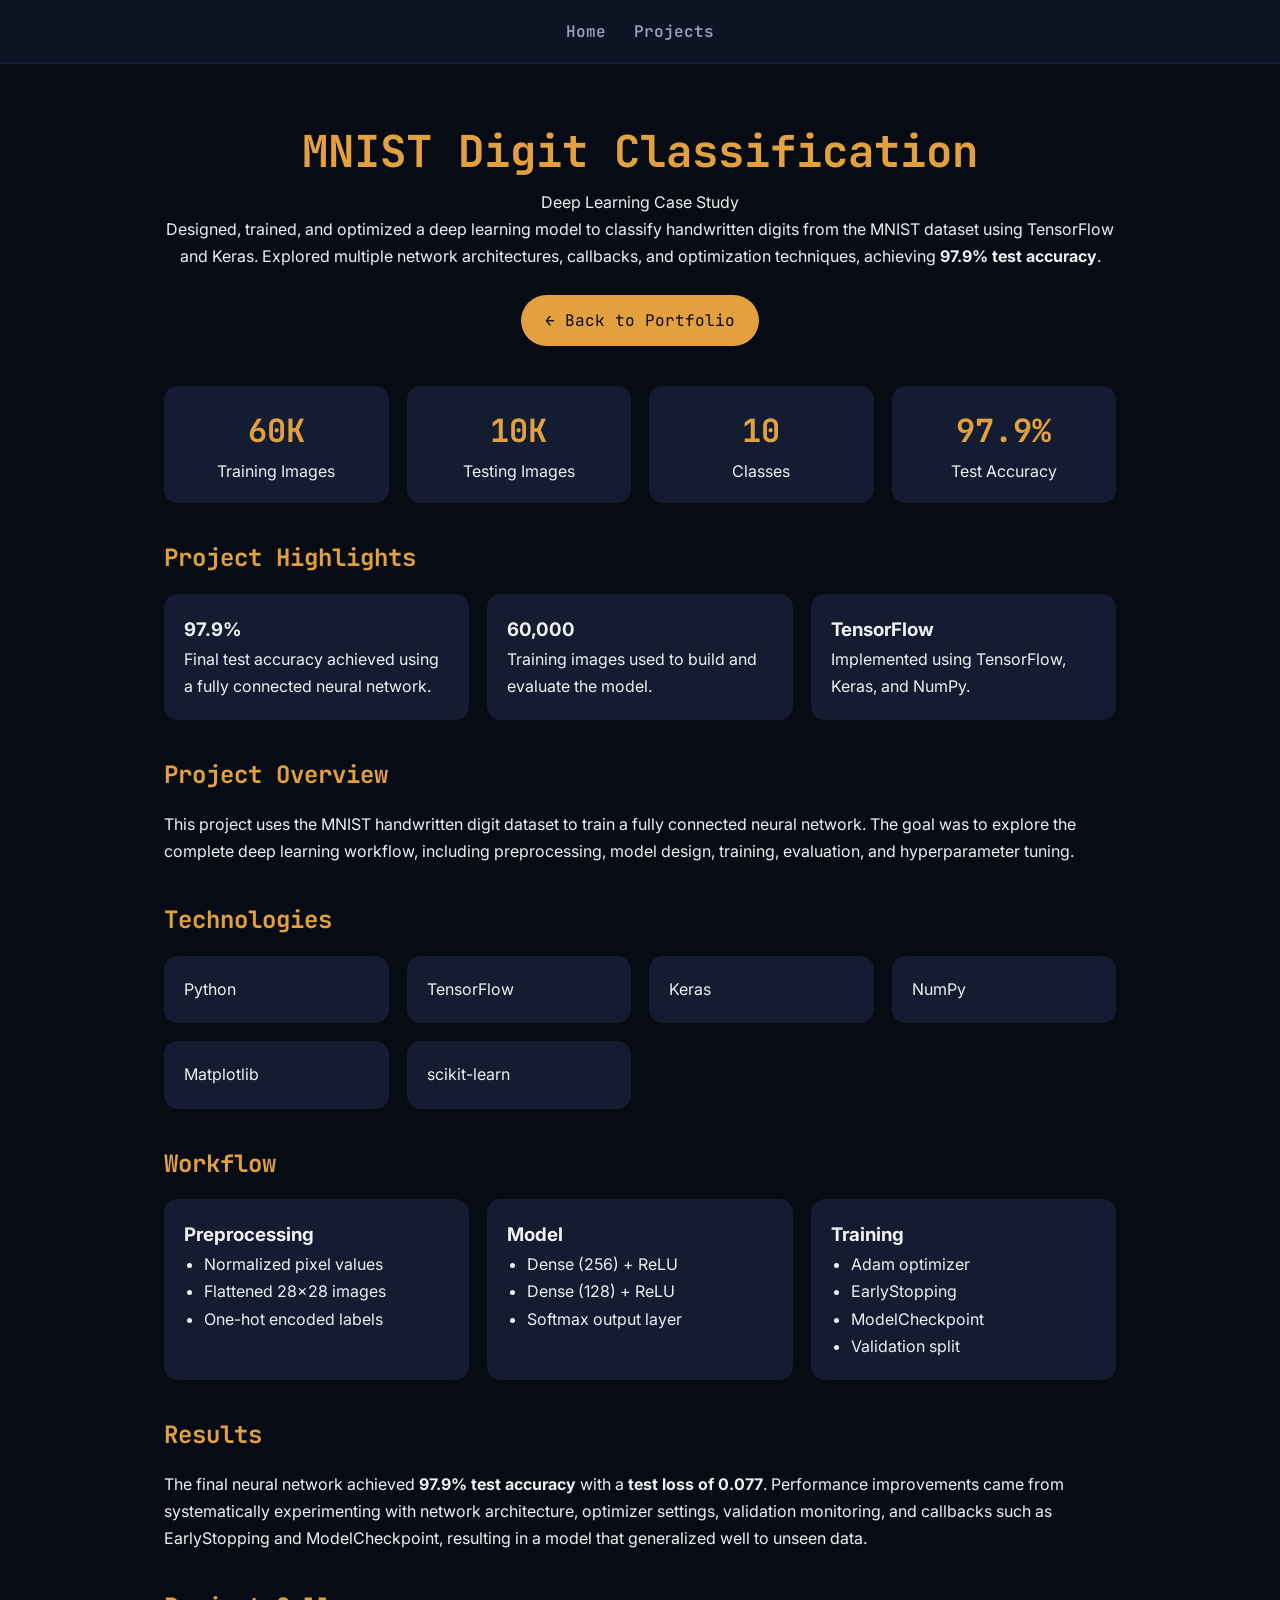
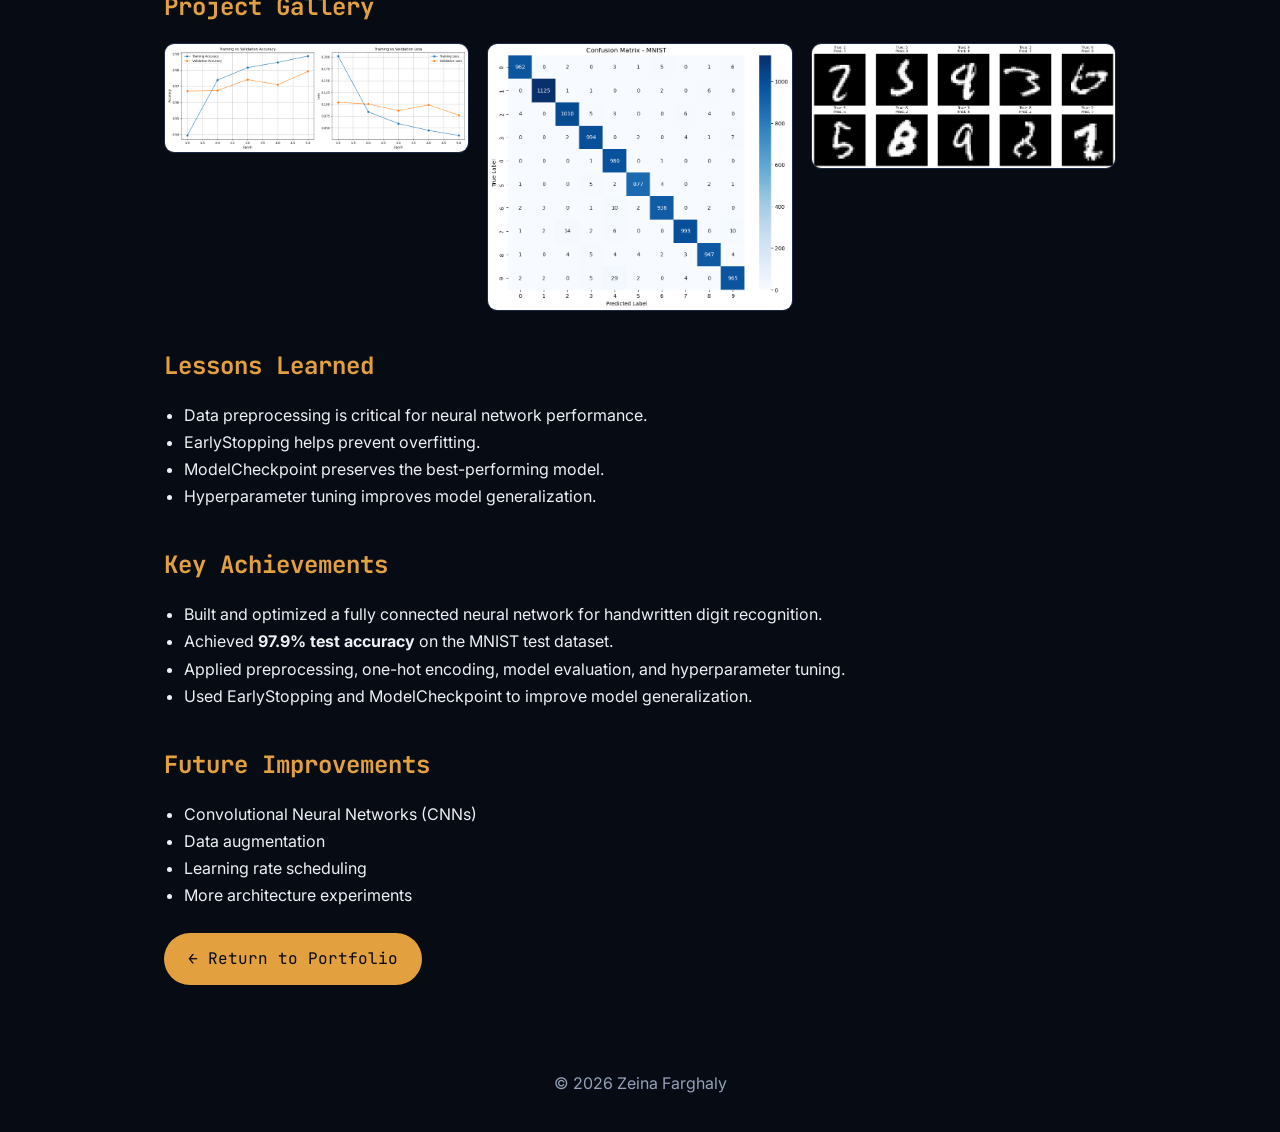
<file: ai-ml/case-mnist.html>
<!doctype html>
<html lang="en">
  <head>
    <meta charset="UTF-8" />
    <meta name="viewport" content="width=device-width, initial-scale=1.0" />
    <title>MNIST Digit Classification | Zeina Farghaly</title>
    <meta
      name="description"
      content="Case study: a neural network trained to classify handwritten digits from the MNIST dataset, reaching 97.9% test accuracy."
    />
    <link
      rel="canonical"
      href="https://portfolio-tan-psi-79.vercel.app/ai-ml/case-mnist.html"
    />
    <meta property="og:type" content="website" />
    <meta
      property="og:title"
      content="MNIST Digit Classification | Zeina Farghaly"
    />
    <meta
      property="og:description"
      content="Case study: a neural network trained to classify handwritten digits from the MNIST dataset, reaching 97.9% test accuracy."
    />
    <meta
      property="og:url"
      content="https://portfolio-tan-psi-79.vercel.app/ai-ml/case-mnist.html"
    />
    <meta
      property="og:image"
      content="https://portfolio-tan-psi-79.vercel.app/assets/social-preview.png"
    />
    <meta name="twitter:card" content="summary_large_image" />
    <meta
      name="twitter:title"
      content="MNIST Digit Classification | Zeina Farghaly"
    />
    <meta
      name="twitter:description"
      content="Case study: a neural network trained to classify handwritten digits from the MNIST dataset, reaching 97.9% test accuracy."
    />
    <meta
      name="twitter:image"
      content="https://portfolio-tan-psi-79.vercel.app/assets/social-preview.png"
    />
    <link rel="icon" type="image/x-icon" href="../assets/favicon.ico" />
    <link
      rel="icon"
      type="image/png"
      sizes="32x32"
      href="../assets/favicon-32.png"
    />
    <link rel="apple-touch-icon" href="../assets/apple-touch-icon.png" />

    <link
      href="https://fonts.googleapis.com/css2?family=JetBrains+Mono:wght@400;500;700;800&family=Inter:wght@400;500;600&display=swap"
      rel="stylesheet"
    />
    <style>
      * {
        margin: 0;
        padding: 0;
        box-sizing: border-box;
        font-family: "Inter", sans-serif;
      }
      body {
        background: #070b14;
        color: #eef0f3;
        line-height: 1.7;
      }
      nav {
        display: flex;
        justify-content: center;
        gap: 28px;
        padding: 18px;
        background: #0d1524;
        border-bottom: 1px solid #131c30;
      }
      nav a {
        color: #94a1b8;
        text-decoration: none;
        font-weight: 600;
      }
      nav a:hover {
        color: #e2a03f;
      }
      main {
        max-width: 1000px;
        margin: auto;
        padding: 50px 24px;
      }
      .hero {
        text-align: center;
        margin-bottom: 40px;
      }
      h1 {
        font-size: 44px;
        color: #e2a03f;
      }
      h2 {
        color: #e2a03f;
        margin: 35px 0 15px;
      }
      .grid {
        display: grid;
        grid-template-columns: repeat(auto-fit, minmax(220px, 1fr));
        gap: 18px;
      }
      .card {
        background: #131c30;
        padding: 20px;
        border-radius: 14px;
      }
      .stats {
        display: grid;
        grid-template-columns: repeat(auto-fit, minmax(180px, 1fr));
        gap: 18px;
        margin: 25px 0;
      }
      .stat {
        background: #131c30;
        padding: 18px;
        border-radius: 14px;
        text-align: center;
      }
      .stat h3 {
        color: #e2a03f;
        font-size: 32px;
      }
      .gallery {
        display: grid;
        grid-template-columns: repeat(auto-fit, minmax(280px, 1fr));
        gap: 18px;
      }
      .gallery img {
        width: 100%;
        height: auto;
        border-radius: 10px;
        border: 1px solid #1f2b45;
      }
      .btn {
        display: inline-block;
        margin-top: 24px;
        padding: 12px 24px;
        background: #e2a03f;
        color: #070b14;
        text-decoration: none;
        border-radius: 30px;
      }
      ul {
        padding-left: 20px;
      }
      footer {
        text-align: center;
        padding: 35px;
        color: #94a1b8;
      }
      h1,
      h2,
      nav a,
      .stat h3,
      .btn {
        font-family: "JetBrains Mono", monospace;
      }
    </style>
  </head>
  <body>
    <nav>
      <a href="../index.html">Home</a>
      <a href="../index.html#projects">Projects</a>
    </nav>
    <main>
      <div class="hero">
        <h1>MNIST Digit Classification</h1>
        <p>Deep Learning Case Study</p>
        <p>
          Designed, trained, and optimized a deep learning model to classify
          handwritten digits from the MNIST dataset using TensorFlow and Keras.
          Explored multiple network architectures, callbacks, and optimization
          techniques, achieving <strong>97.9% test accuracy</strong>.
        </p>
        <a class="btn" href="../index.html#projects">← Back to Portfolio</a>
      </div>

      <div class="stats">
        <div class="stat">
          <h3>60K</h3>
          <p>Training Images</p>
        </div>
        <div class="stat">
          <h3>10K</h3>
          <p>Testing Images</p>
        </div>
        <div class="stat">
          <h3>10</h3>
          <p>Classes</p>
        </div>
        <div class="stat">
          <h3>97.9%</h3>
          <p>Test Accuracy</p>
        </div>
      </div>

      <h2>Project Highlights</h2>

      <div class="grid">
        <div class="card">
          <h3>97.9%</h3>
          <p>
            Final test accuracy achieved using a fully connected neural network.
          </p>
        </div>

        <div class="card">
          <h3>60,000</h3>
          <p>Training images used to build and evaluate the model.</p>
        </div>

        <div class="card">
          <h3>TensorFlow</h3>
          <p>Implemented using TensorFlow, Keras, and NumPy.</p>
        </div>
      </div>

      <h2>Project Overview</h2>
      <p>
        This project uses the MNIST handwritten digit dataset to train a fully
        connected neural network. The goal was to explore the complete deep
        learning workflow, including preprocessing, model design, training,
        evaluation, and hyperparameter tuning.
      </p>

      <h2>Technologies</h2>
      <div class="grid">
        <div class="card">Python</div>
        <div class="card">TensorFlow</div>
        <div class="card">Keras</div>
        <div class="card">NumPy</div>
        <div class="card">Matplotlib</div>
        <div class="card">scikit-learn</div>
      </div>

      <h2>Workflow</h2>
      <div class="grid">
        <div class="card">
          <h3>Preprocessing</h3>
          <ul>
            <li>Normalized pixel values</li>
            <li>Flattened 28×28 images</li>
            <li>One-hot encoded labels</li>
          </ul>
        </div>
        <div class="card">
          <h3>Model</h3>
          <ul>
            <li>Dense (256) + ReLU</li>
            <li>Dense (128) + ReLU</li>
            <li>Softmax output layer</li>
          </ul>
        </div>
        <div class="card">
          <h3>Training</h3>
          <ul>
            <li>Adam optimizer</li>
            <li>EarlyStopping</li>
            <li>ModelCheckpoint</li>
            <li>Validation split</li>
          </ul>
        </div>
      </div>

      <h2>Results</h2>
      <p>
        The final neural network achieved
        <strong>97.9% test accuracy</strong> with a
        <strong>test loss of 0.077</strong>. Performance improvements came from
        systematically experimenting with network architecture, optimizer
        settings, validation monitoring, and callbacks such as EarlyStopping and
        ModelCheckpoint, resulting in a model that generalized well to unseen
        data.
      </p>

      <h2>Project Gallery</h2>
      <div class="gallery">
        <img
          loading="lazy"
          src="../assets/mnist-training.png"
          alt="Training vs validation accuracy and loss over 5 epochs"
        />
        <img
          loading="lazy"
          src="../assets/mnist-confusion.png"
          alt="Confusion matrix across all 10 digit classes"
        />
        <img
          loading="lazy"
          src="../assets/mnist-predictions.png"
          alt="Sample misclassified digits with true vs predicted labels"
        />
      </div>

      <h2>Lessons Learned</h2>
      <ul>
        <li>Data preprocessing is critical for neural network performance.</li>
        <li>EarlyStopping helps prevent overfitting.</li>
        <li>ModelCheckpoint preserves the best-performing model.</li>
        <li>Hyperparameter tuning improves model generalization.</li>
      </ul>

      <h2>Key Achievements</h2>

      <ul>
        <li>
          Built and optimized a fully connected neural network for handwritten
          digit recognition.
        </li>
        <li>
          Achieved <strong>97.9% test accuracy</strong> on the MNIST test
          dataset.
        </li>
        <li>
          Applied preprocessing, one-hot encoding, model evaluation, and
          hyperparameter tuning.
        </li>
        <li>
          Used EarlyStopping and ModelCheckpoint to improve model
          generalization.
        </li>
      </ul>

      <h2>Future Improvements</h2>
      <ul>
        <li>Convolutional Neural Networks (CNNs)</li>
        <li>Data augmentation</li>
        <li>Learning rate scheduling</li>
        <li>More architecture experiments</li>
      </ul>

      <a class="btn" href="../index.html#projects">← Return to Portfolio</a>
    </main>
    <footer>© 2026 Zeina Farghaly</footer>
  </body>
</html>
</file>
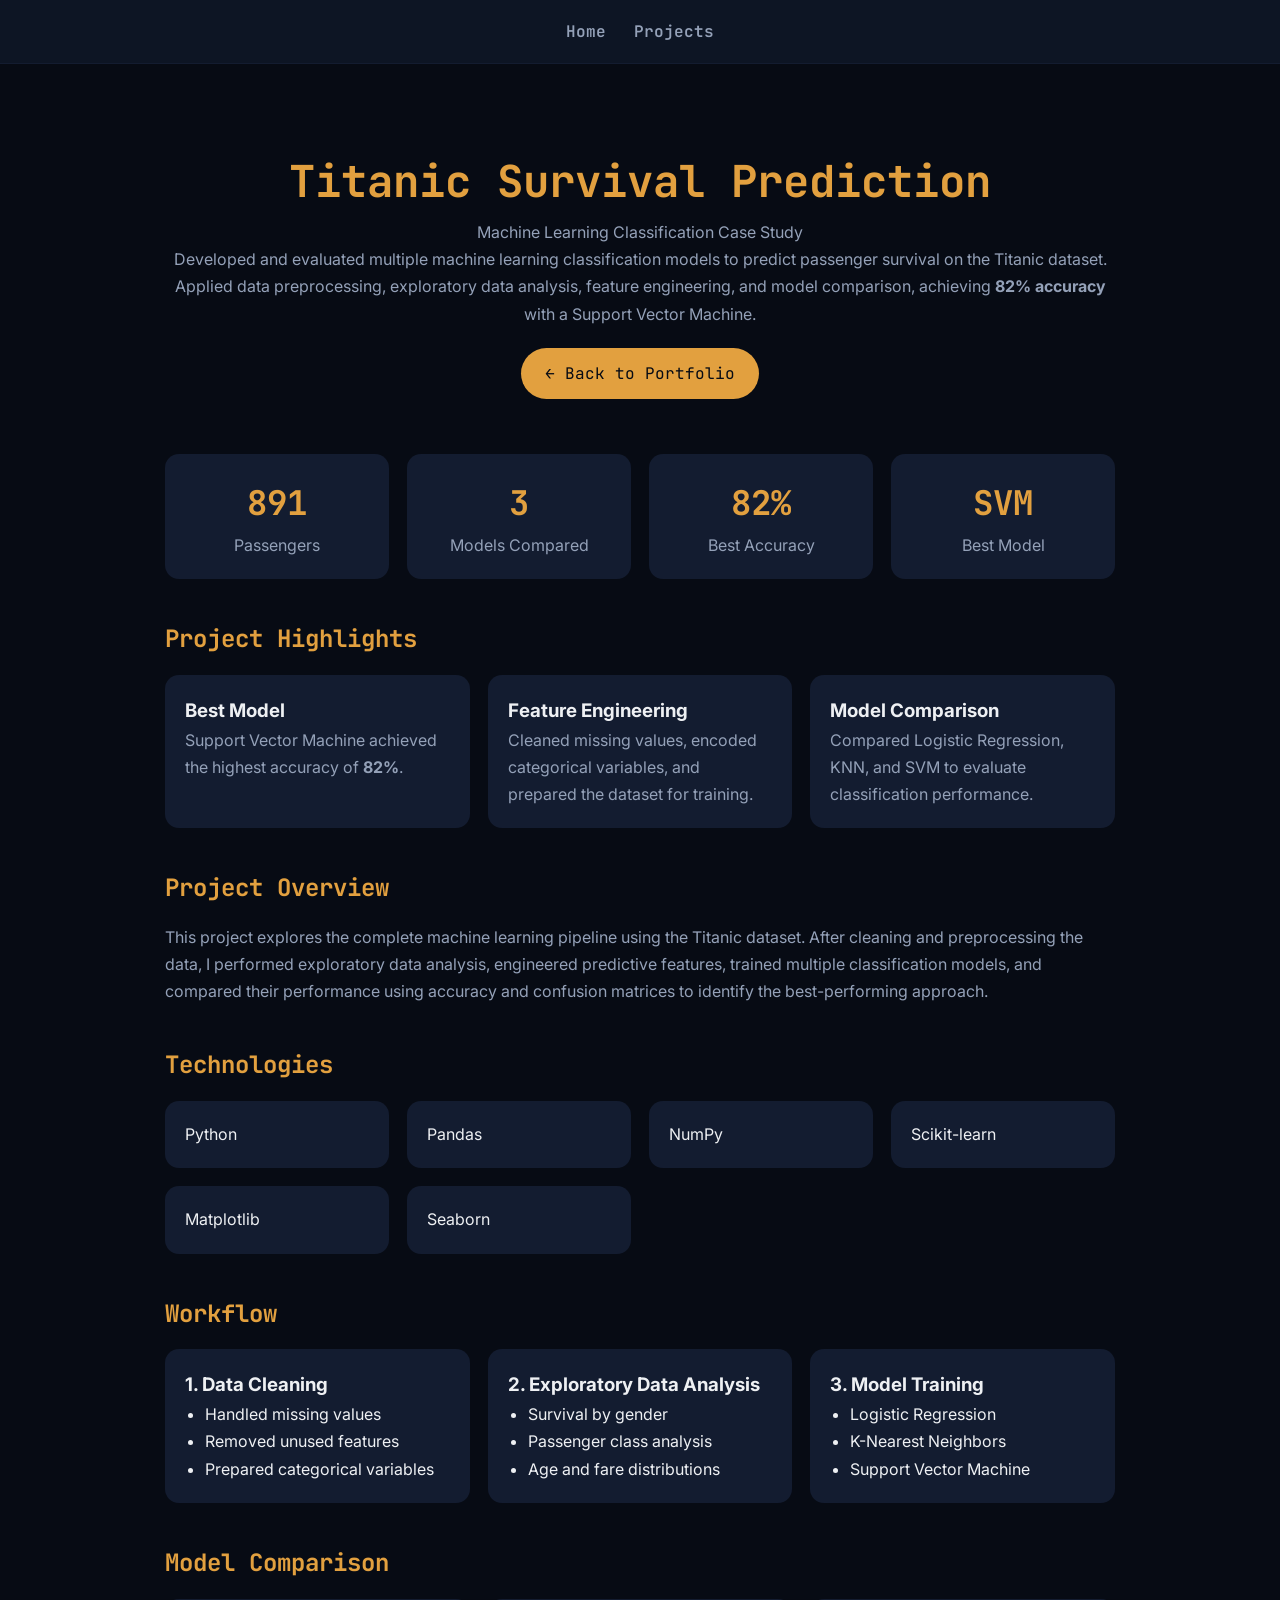
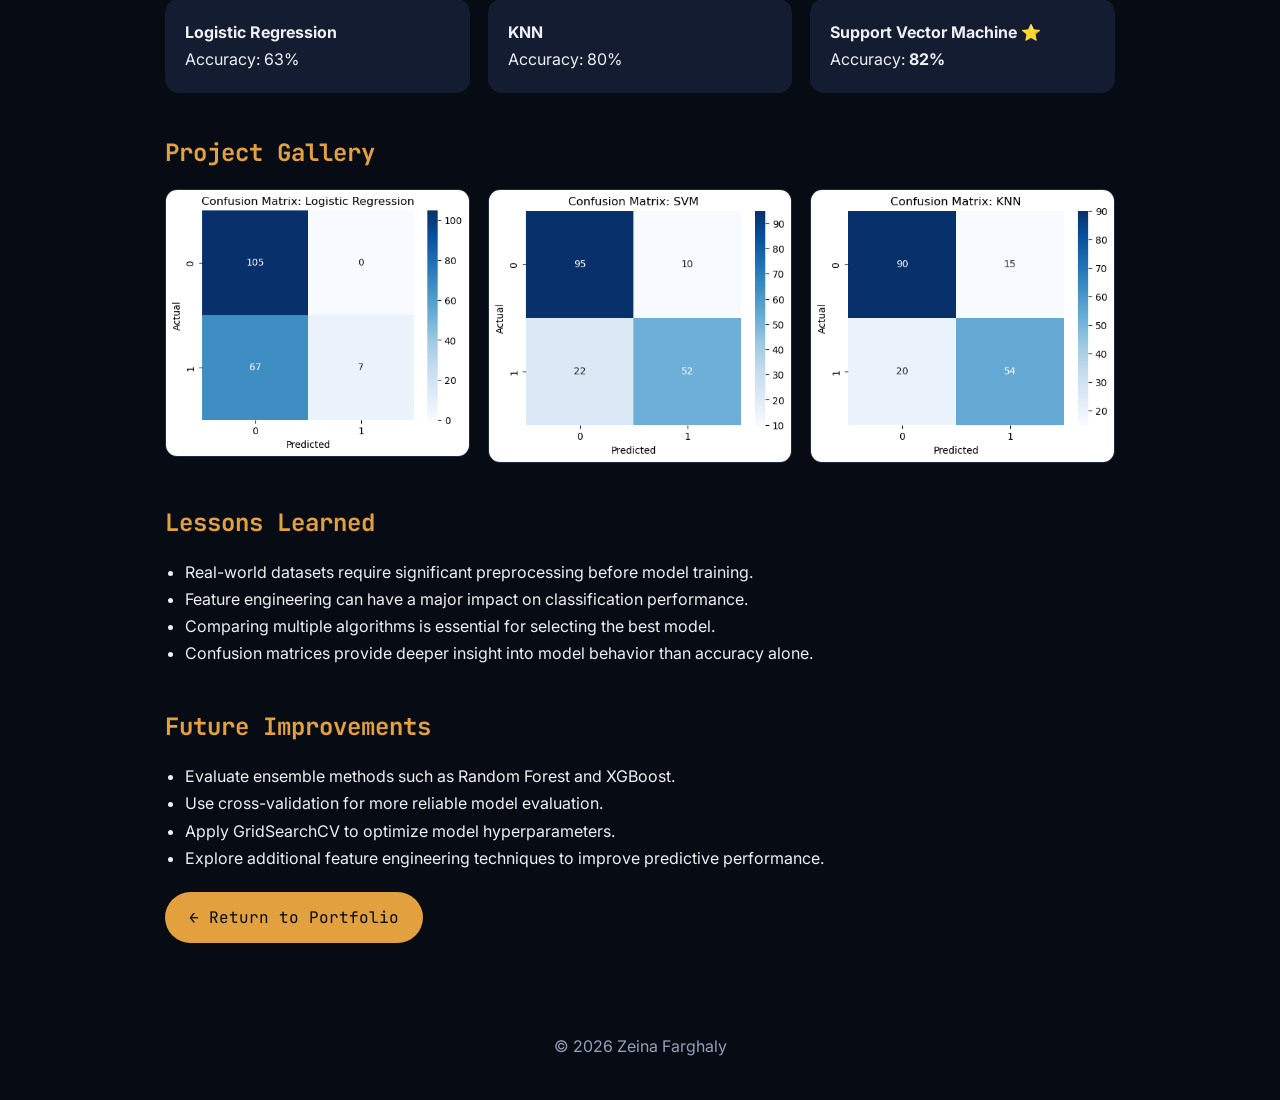
<file: ai-ml/case-titanic.html>
<!doctype html>
<html lang="en">
  <head>
    <meta charset="UTF-8" />
    <meta name="viewport" content="width=device-width, initial-scale=1.0" />
    <title>Titanic Survival Prediction | Zeina Farghaly</title>
    <meta
      name="description"
      content="Case study: predicting Titanic passenger survival using classification models and feature engineering."
    />
    <link
      rel="canonical"
      href="https://portfolio-tan-psi-79.vercel.app/ai-ml/case-titanic.html"
    />
    <meta property="og:type" content="website" />
    <meta
      property="og:title"
      content="Titanic Survival Prediction | Zeina Farghaly"
    />
    <meta
      property="og:description"
      content="Case study: predicting Titanic passenger survival using classification models and feature engineering."
    />
    <meta
      property="og:url"
      content="https://portfolio-tan-psi-79.vercel.app/ai-ml/case-titanic.html"
    />
    <meta
      property="og:image"
      content="https://portfolio-tan-psi-79.vercel.app/assets/social-preview.png"
    />
    <meta name="twitter:card" content="summary_large_image" />
    <meta
      name="twitter:title"
      content="Titanic Survival Prediction | Zeina Farghaly"
    />
    <meta
      name="twitter:description"
      content="Case study: predicting Titanic passenger survival using classification models and feature engineering."
    />
    <meta
      name="twitter:image"
      content="https://portfolio-tan-psi-79.vercel.app/assets/social-preview.png"
    />
    <link rel="icon" type="image/x-icon" href="../assets/favicon.ico" />
    <link
      rel="icon"
      type="image/png"
      sizes="32x32"
      href="../assets/favicon-32.png"
    />
    <link rel="apple-touch-icon" href="../assets/apple-touch-icon.png" />

    <link
      href="https://fonts.googleapis.com/css2?family=JetBrains+Mono:wght@400;500;700;800&family=Inter:wght@400;500;600&display=swap"
      rel="stylesheet"
    />
    <style>
      * {
        margin: 0;
        padding: 0;
        box-sizing: border-box;
        font-family: "Inter", sans-serif;
      }
      body {
        background: #070b14;
        color: #eef0f3;
        line-height: 1.7;
      }
      nav {
        position: sticky;
        top: 0;
        background: #0d1524;
        padding: 18px;
        display: flex;
        justify-content: center;
        gap: 28px;
        border-bottom: 1px solid #131c30;
      }
      nav a {
        color: #94a1b8;
        text-decoration: none;
        font-weight: 600;
      }
      nav a:hover {
        color: #e2a03f;
      }
      main {
        max-width: 1000px;
        margin: auto;
        padding: 50px 25px;
      }
      h1 {
        color: #e2a03f;
        font-size: 44px;
      }
      h2 {
        color: #e2a03f;
        margin: 40px 0 15px;
      }
      p {
        color: #94a1b8;
      }
      .hero {
        text-align: center;
        padding: 30px 0;
      }
      .grid {
        display: grid;
        grid-template-columns: repeat(auto-fit, minmax(220px, 1fr));
        gap: 18px;
      }
      .card {
        background: #131c30;
        padding: 20px;
        border-radius: 14px;
      }
      .stats {
        display: grid;
        grid-template-columns: repeat(auto-fit, minmax(170px, 1fr));
        gap: 18px;
        margin: 25px 0;
      }
      .stat {
        background: #131c30;
        padding: 20px;
        border-radius: 14px;
        text-align: center;
      }
      .stat h3 {
        font-size: 34px;
        color: #e2a03f;
      }
      .gallery {
        display: grid;
        grid-template-columns: repeat(auto-fit, minmax(280px, 1fr));
        gap: 18px;
      }
      .gallery img {
        width: 100%;
        height: auto;
        border-radius: 12px;
        border: 1px solid #1f2b45;
      }
      .btn {
        display: inline-block;
        background: #e2a03f;
        color: #070b14;
        padding: 12px 24px;
        border-radius: 30px;
        text-decoration: none;
        margin-top: 20px;
      }
      ul {
        padding-left: 20px;
      }
      footer {
        text-align: center;
        color: #94a1b8;
        padding: 40px;
      }
      h1,
      h2,
      nav a,
      .stat h3,
      .btn {
        font-family: "JetBrains Mono", monospace;
      }
    </style>
  </head>
  <body>
    <nav>
      <a href="../index.html">Home</a>
      <a href="../index.html#projects">Projects</a>
    </nav>

    <main>
      <section class="hero">
        <h1>Titanic Survival Prediction</h1>
        <p>Machine Learning Classification Case Study</p>
        <p>
          Developed and evaluated multiple machine learning classification
          models to predict passenger survival on the Titanic dataset. Applied
          data preprocessing, exploratory data analysis, feature engineering,
          and model comparison, achieving <strong>82% accuracy</strong> with a
          Support Vector Machine.
        </p>
        <a class="btn" href="../index.html#projects">← Back to Portfolio</a>
      </section>

      <div class="stats">
        <div class="stat">
          <h3>891</h3>
          <p>Passengers</p>
        </div>
        <div class="stat">
          <h3>3</h3>
          <p>Models Compared</p>
        </div>
        <div class="stat">
          <h3>82%</h3>
          <p>Best Accuracy</p>
        </div>
        <div class="stat">
          <h3>SVM</h3>
          <p>Best Model</p>
        </div>
      </div>

      <h2>Project Highlights</h2>

      <div class="grid">
        <div class="card">
          <h3>Best Model</h3>
          <p>
            Support Vector Machine achieved the highest accuracy of
            <strong>82%</strong>.
          </p>
        </div>

        <div class="card">
          <h3>Feature Engineering</h3>
          <p>
            Cleaned missing values, encoded categorical variables, and prepared
            the dataset for training.
          </p>
        </div>

        <div class="card">
          <h3>Model Comparison</h3>
          <p>
            Compared Logistic Regression, KNN, and SVM to evaluate
            classification performance.
          </p>
        </div>
      </div>

      <h2>Project Overview</h2>
      <p>
        This project explores the complete machine learning pipeline using the
        Titanic dataset. After cleaning and preprocessing the data, I performed
        exploratory data analysis, engineered predictive features, trained
        multiple classification models, and compared their performance using
        accuracy and confusion matrices to identify the best-performing
        approach.
      </p>

      <h2>Technologies</h2>
      <div class="grid">
        <div class="card">Python</div>
        <div class="card">Pandas</div>
        <div class="card">NumPy</div>
        <div class="card">Scikit-learn</div>
        <div class="card">Matplotlib</div>
        <div class="card">Seaborn</div>
      </div>

      <h2>Workflow</h2>
      <div class="grid">
        <div class="card">
          <h3>1. Data Cleaning</h3>
          <ul>
            <li>Handled missing values</li>
            <li>Removed unused features</li>
            <li>Prepared categorical variables</li>
          </ul>
        </div>
        <div class="card">
          <h3>2. Exploratory Data Analysis</h3>
          <ul>
            <li>Survival by gender</li>
            <li>Passenger class analysis</li>
            <li>Age and fare distributions</li>
          </ul>
        </div>
        <div class="card">
          <h3>3. Model Training</h3>
          <ul>
            <li>Logistic Regression</li>
            <li>K-Nearest Neighbors</li>
            <li>Support Vector Machine</li>
          </ul>
        </div>
      </div>

      <h2>Model Comparison</h2>
      <div class="grid">
        <div class="card">
          <strong>Logistic Regression</strong><br />Accuracy: 63%
        </div>
        <div class="card"><strong>KNN</strong><br />Accuracy: 80%</div>
        <div class="card">
          <strong>Support Vector Machine ⭐</strong><br />Accuracy:
          <strong>82%</strong>
        </div>
      </div>

      <h2>Project Gallery</h2>
      <div class="gallery">
        <img
          loading="lazy"
          src="../assets/titanic_1.png"
          alt="Confusion Matrix Logistic"
        />
        <img
          loading="lazy"
          src="../assets/titanic_2.png"
          alt="Confusion Matrix SVM"
        />
        <img
          loading="lazy"
          src="../assets/titanic_3.png"
          alt="Confusion Matrix KNN"
        />
      </div>

      <h2>Lessons Learned</h2>

      <ul>
        <li>
          Real-world datasets require significant preprocessing before model
          training.
        </li>
        <li>
          Feature engineering can have a major impact on classification
          performance.
        </li>
        <li>
          Comparing multiple algorithms is essential for selecting the best
          model.
        </li>
        <li>
          Confusion matrices provide deeper insight into model behavior than
          accuracy alone.
        </li>
      </ul>
      <h2>Future Improvements</h2>
      <ul>
        <li>Evaluate ensemble methods such as Random Forest and XGBoost.</li>
        <li>Use cross-validation for more reliable model evaluation.</li>
        <li>Apply GridSearchCV to optimize model hyperparameters.</li>
        <li>
          Explore additional feature engineering techniques to improve
          predictive performance.
        </li>
      </ul>

      <a class="btn" href="../index.html#projects">← Return to Portfolio</a>
    </main>

    <footer>© 2026 Zeina Farghaly</footer>
  </body>
</html>
</file>
<file: styles.css>
:root{
--navy-950:#070b14;
--navy-900:#0d1524;
--navy-800:#131c30;
--navy-700:#1f2b45;
--amber-500:#e2a03f;
--amber-300:#f2c572;
--text-primary:#eef0f3;
--text-secondary:#94a1b8;
--mono:'JetBrains Mono',monospace;
--sans:'Inter',sans-serif;
--space-1:8px;
--space-2:16px;
--space-3:24px;
--space-4:32px;
--space-5:40px;
--space-8:64px;
--space-10:80px;
--radius-xs:4px;
--radius-sm:6px;
--radius-md:12px;
}
*{
margin:0;
padding:0;
box-sizing:border-box;
font-family:var(--sans);
}
body{
background:var(--navy-950);
color:var(--text-primary);
line-height:1.7;
}

/* Nav */
nav{
position:sticky;
top:0;
z-index:100;
background:rgba(7,11,20,0.92);
backdrop-filter:blur(8px);
border-bottom:1px solid var(--navy-700);
display:flex;
justify-content:center;
align-items:center;
gap:30px;
padding:var(--space-2) var(--space-3);
flex-wrap:wrap;
}
nav .logo{
font-family:var(--mono);
font-weight:800;
color:var(--amber-500);
font-size:18px;
letter-spacing:.5px;
margin-right:auto;
text-decoration:none;
}
nav a.link{
color:var(--text-secondary);
text-decoration:none;
font-family:var(--mono);
font-size:13px;
font-weight:500;
letter-spacing:.3px;
transition:.2s;
}
nav a.link:hover, nav a.link.active{
color:var(--amber-500);
}

/* Layout */
main{
max-width:1000px;
margin:auto;
padding:var(--space-10) var(--space-4);
}
section{
scroll-margin-top:70px;
}

/* Hero (case-study / sub-pages) */
.hero{
text-align:center;
margin-bottom:var(--space-5);
}
.hero h1{
font-family:var(--mono);
font-size:42px;
color:var(--amber-500);
font-weight:800;
}
.hero h2{
margin-top:var(--space-2);
font-weight:400;
color:var(--text-secondary);
font-family:var(--mono);
font-size:16px;
letter-spacing:.5px;
}
.hero p{
margin-top:var(--space-2);
color:var(--text-secondary);
max-width:700px;
margin-left:auto;
margin-right:auto;
}

/* Buttons */
.btn{
display:inline-block;
text-decoration:none;
color:var(--navy-950);
padding:var(--space-2) var(--space-4);
border-radius:var(--radius-sm);
margin:var(--space-1) var(--space-1) 0 0;
background:var(--amber-500);
font-family:var(--mono);
font-weight:700;
font-size:14px;
transition:.2s;
}
.btn:hover{
background:var(--amber-300);
}
.buttons{
margin-top:var(--space-4);
}
.back{
display:inline-block;
margin-top:var(--space-5);
color:var(--amber-500);
text-decoration:none;
font-weight:600;
font-family:var(--mono);
}

/* Headings */
h2{
font-family:var(--mono);
color:var(--amber-500);
font-weight:700;
font-size:22px;
letter-spacing:.3px;
margin:var(--space-4) 0 var(--space-2);
}
h3{
font-family:var(--mono);
color:var(--text-primary);
font-size:16px;
margin:var(--space-2) 0 var(--space-1);
}

/* Cards */
.cards{
display:grid;
grid-template-columns:repeat(auto-fit,minmax(260px,1fr));
gap:var(--space-2);
margin-top:var(--space-2);
}
.card{
background:var(--navy-800);
border:1px solid var(--navy-700);
padding:var(--space-3);
border-radius:var(--radius-md);
transition:.25s;
text-decoration:none;
color:inherit;
display:flex;
flex-direction:column;
}
.card.linkable{
cursor:pointer;
display:block;
}
.card:hover, .card.linkable:hover{
transform:translateY(-6px);
border-color:var(--amber-500);
}
.card h3{
font-family:var(--mono);
color:var(--amber-500);
font-size:15px;
font-weight:600;
margin-bottom:var(--space-1);
}

/* Stats */
.stats{
display:grid;
grid-template-columns:repeat(auto-fit,minmax(180px,1fr));
gap:var(--space-2);
margin:var(--space-4) 0;
}
.stat{
background:var(--navy-800);
border:1px solid var(--navy-700);
padding:var(--space-2);
border-radius:var(--radius-md);
text-align:center;
}
.stat h2{
color:var(--amber-500);
font-size:28px;
margin:0;
}
.stat p{
color:var(--text-secondary);
font-size:13px;
margin-top:4px;
}

/* Tags & tech chips */
.tag{
display:inline-block;
font-family:var(--mono);
font-size:11px;
letter-spacing:.5px;
text-transform:uppercase;
padding:4px 10px;
border-radius:var(--radius-xs);
margin-bottom:var(--space-2);
width:fit-content;
}
.tag.ready{
background:rgba(226,160,63,.15);
color:var(--amber-500);
}
.tag.progress{
background:rgba(148,163,184,.15);
color:var(--text-secondary);
}
.metric{
font-weight:700;
color:var(--text-primary);
margin:var(--space-1) 0 var(--space-2);
}
.tech-stack{
display:flex;
flex-wrap:wrap;
gap:8px;
margin-top:auto;
margin-bottom:var(--space-2);
}
.tech-stack span{
background:rgba(226,160,63,.12);
border:1px solid rgba(226,160,63,.35);
color:var(--amber-300);
padding:5px 10px;
border-radius:20px;
font-size:12px;
font-family:var(--mono);
}
.cta{
font-family:var(--mono);
font-size:13px;
color:var(--amber-500);
font-weight:600;
margin-top:var(--space-2);
}

/* Skills list */
.skills span{
display:inline-block;
font-family:var(--mono);
font-size:13px;
padding:9px 16px;
margin:6px;
background:var(--navy-800);
border:1px solid var(--navy-700);
color:var(--text-primary);
border-radius:var(--radius-sm);
}

/* Gallery */
.gallery{
display:grid;
grid-template-columns:repeat(auto-fit,minmax(280px,1fr));
gap:18px;
margin-top:var(--space-2);
}
.gallery img{
width:100%;
height:auto;
border-radius:var(--radius-md);
border:1px solid var(--navy-700);
}

/* Callouts & code */
.note{
background:var(--navy-800);
border-left:3px solid var(--amber-500);
padding:14px 18px;
border-radius:var(--radius-sm);
color:var(--text-secondary);
font-size:14px;
margin-top:var(--space-3);
}
.note a{
color:var(--amber-500);
}
code{
font-family:var(--mono);
background:var(--navy-800);
padding:2px 6px;
border-radius:var(--radius-xs);
font-size:13px;
color:var(--amber-500);
}

/* AI stack page */
.layer{
background:var(--navy-800);
border:1px solid var(--navy-700);
border-radius:14px;
padding:var(--space-3) var(--space-4);
margin-top:var(--space-2);
}
.layer .stack-label{
display:inline-block;
font-family:var(--mono);
font-size:11px;
letter-spacing:.5px;
text-transform:uppercase;
color:var(--amber-500);
background:rgba(226,160,63,.12);
padding:4px 10px;
border-radius:var(--radius-xs);
margin-bottom:var(--space-1);
}
.tool-row{
display:flex;
gap:10px;
flex-wrap:wrap;
margin:var(--space-1) 0 var(--space-2);
}
.tool-row span{
font-family:var(--mono);
font-size:12px;
background:var(--navy-900);
border:1px solid var(--navy-700);
padding:6px 12px;
border-radius:var(--radius-sm);
color:var(--text-primary);
}
.why{
color:var(--text-secondary);
font-size:14.5px;
}
.why strong{
color:var(--text-primary);
}

/* Lists */
ul{
padding-left:20px;
}

/* Contact form */
form{
max-width:500px;
margin-top:var(--space-3);
}
form label{
font-family:var(--mono);
font-size:13px;
color:var(--text-secondary);
display:block;
margin-bottom:6px;
}
form input,
form textarea{
width:100%;
background:var(--navy-800);
border:1px solid var(--navy-700);
color:var(--text-primary);
padding:12px 14px;
border-radius:var(--radius-sm);
font-family:var(--sans);
font-size:14px;
margin-bottom:var(--space-2);
}
form input:focus,
form textarea:focus{
outline:none;
border-color:var(--amber-500);
}
form textarea{
resize:vertical;
}
form button{
font-family:var(--mono);
font-weight:700;
font-size:14px;
color:var(--navy-950);
background:var(--amber-500);
border:none;
padding:14px 28px;
border-radius:var(--radius-sm);
cursor:pointer;
transition:.2s;
}
form button:hover{
background:var(--amber-300);
}
form button:disabled{
opacity:.6;
cursor:default;
}

footer{
text-align:center;
padding:var(--space-5);
color:var(--text-secondary);
font-family:var(--mono);
font-size:13px;
}
</file>
